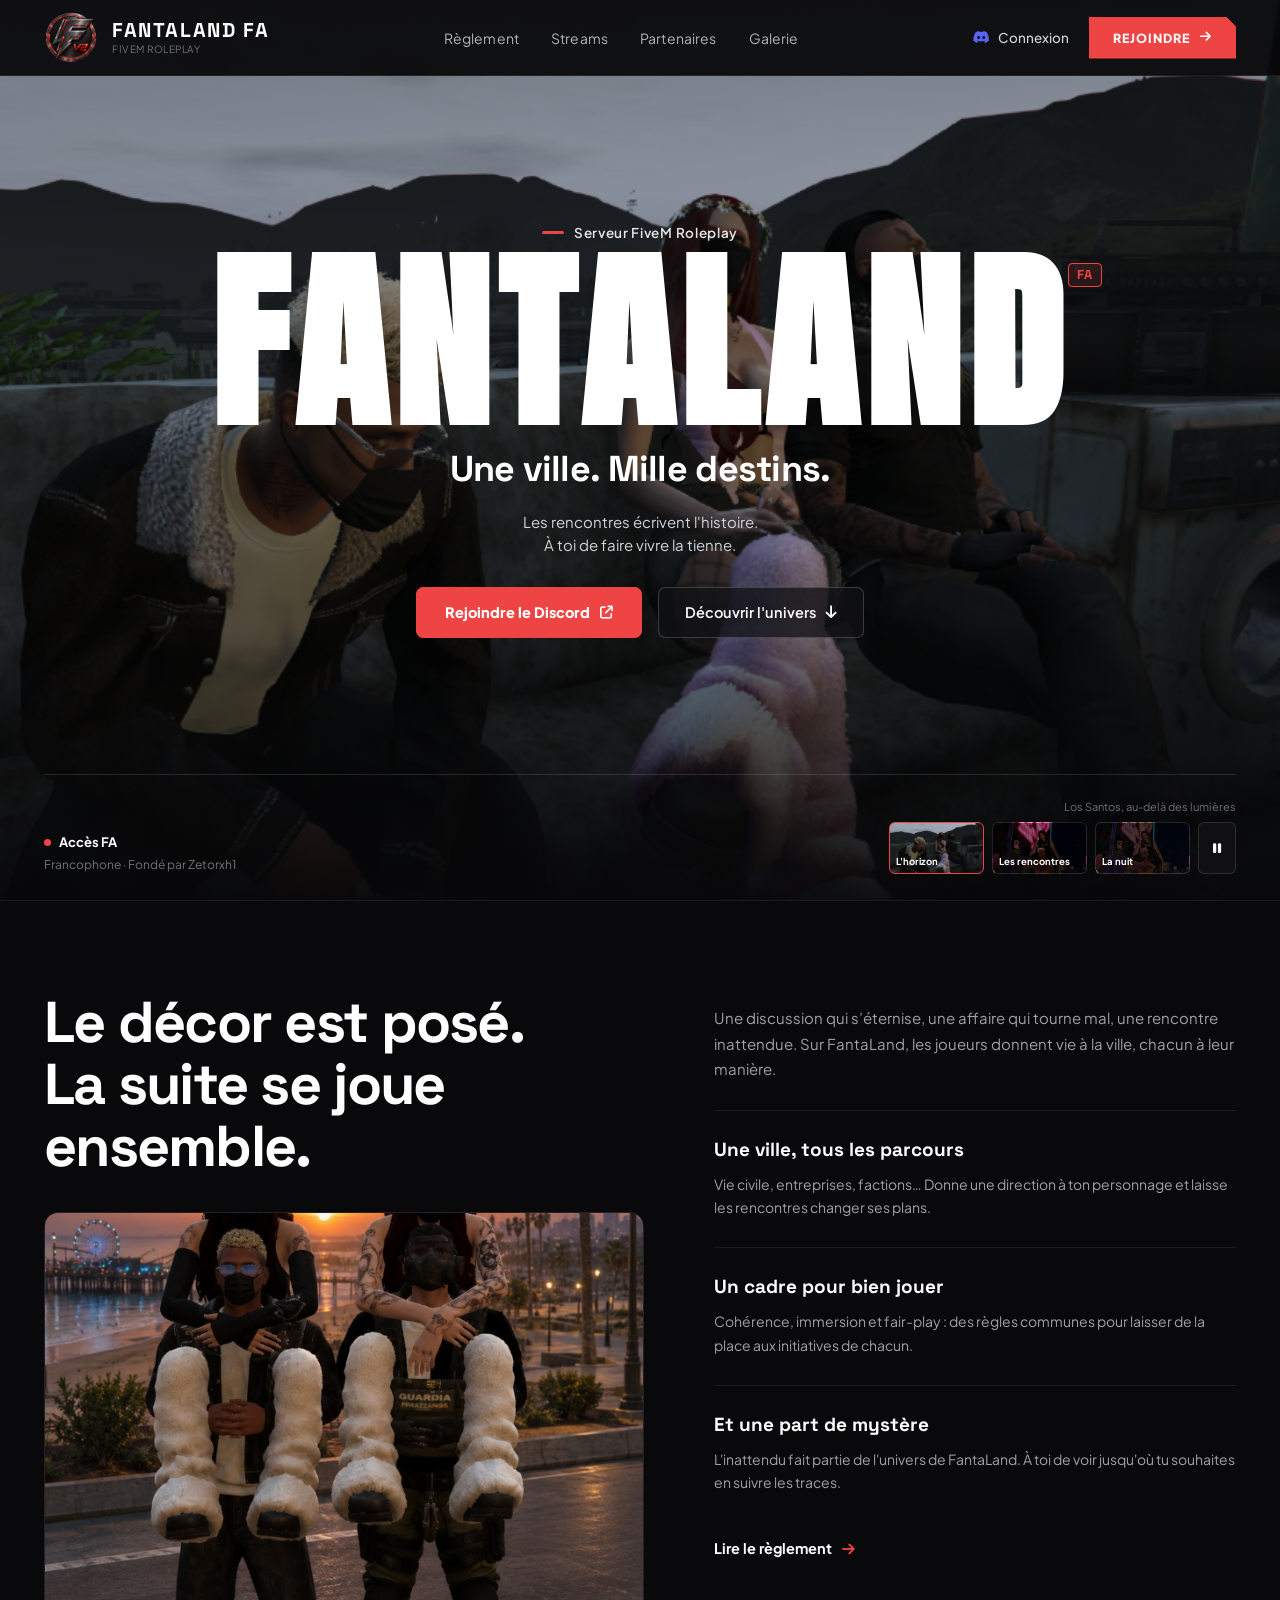
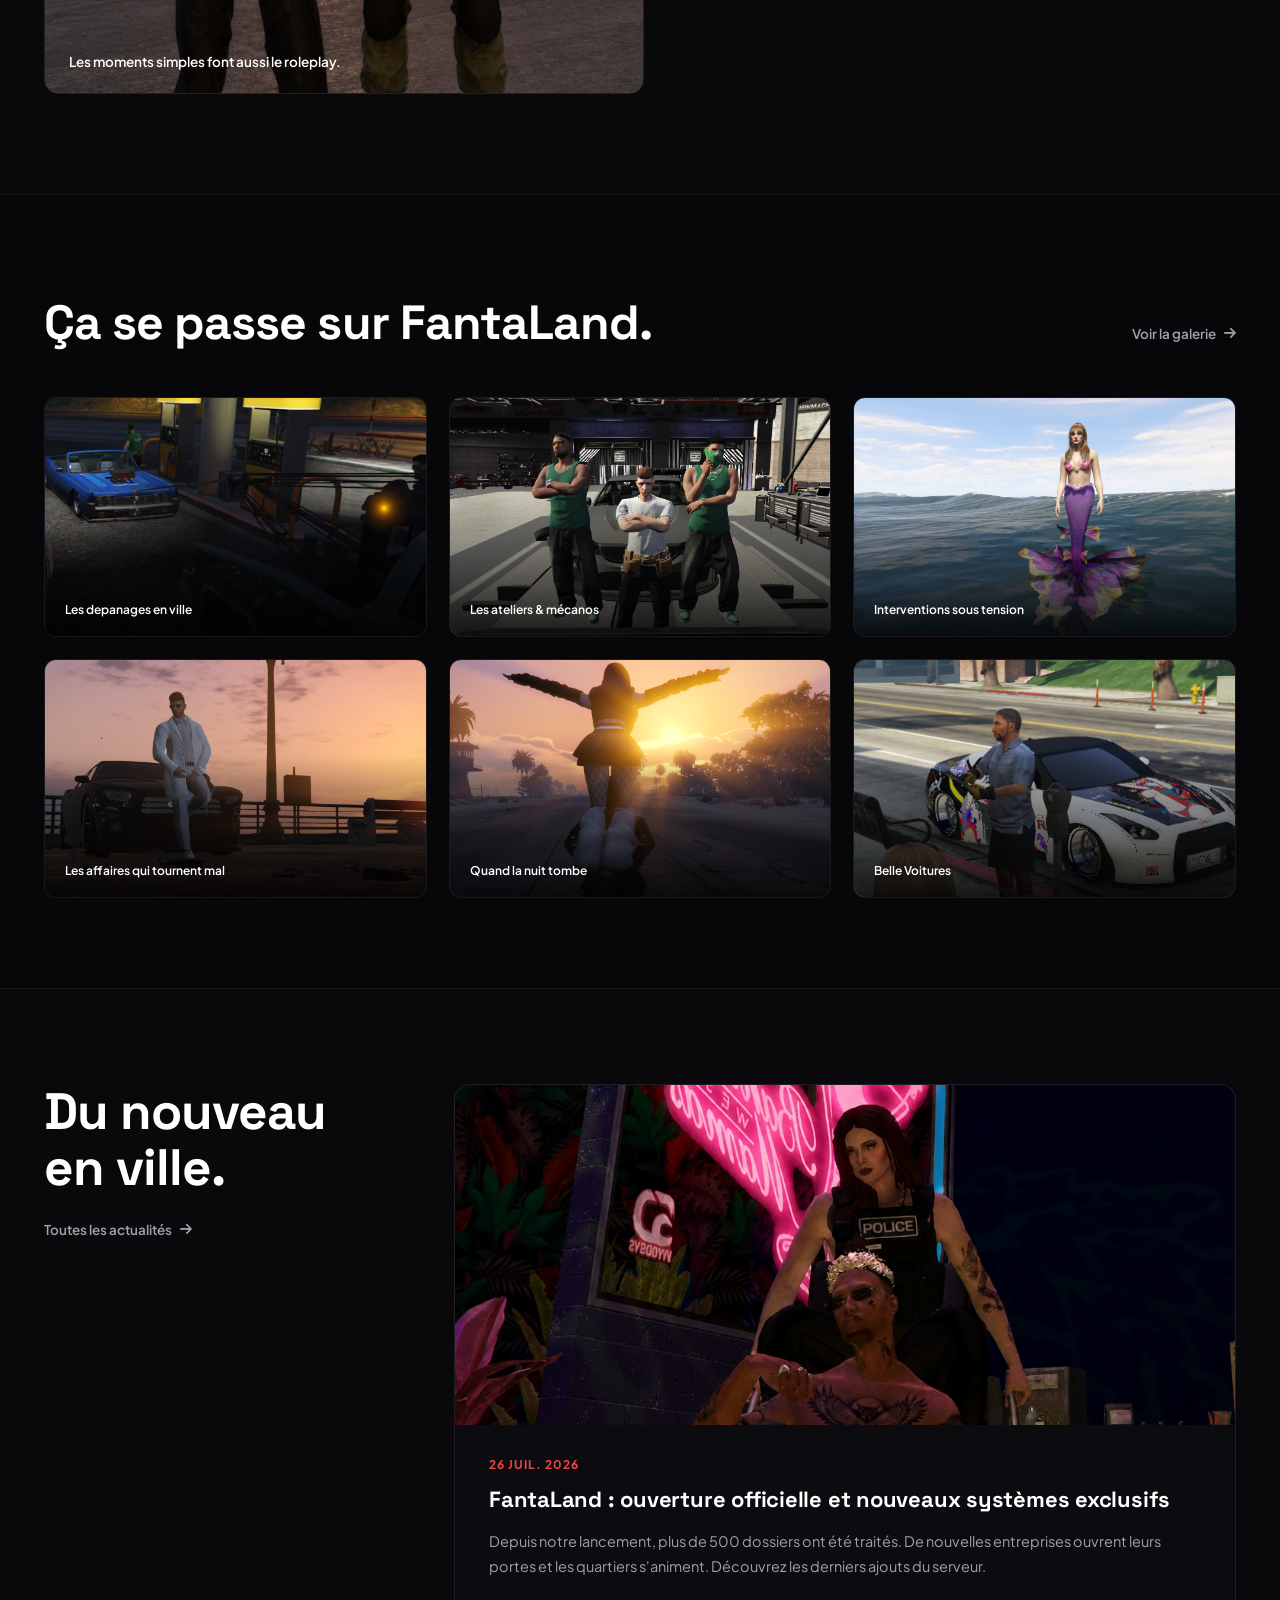
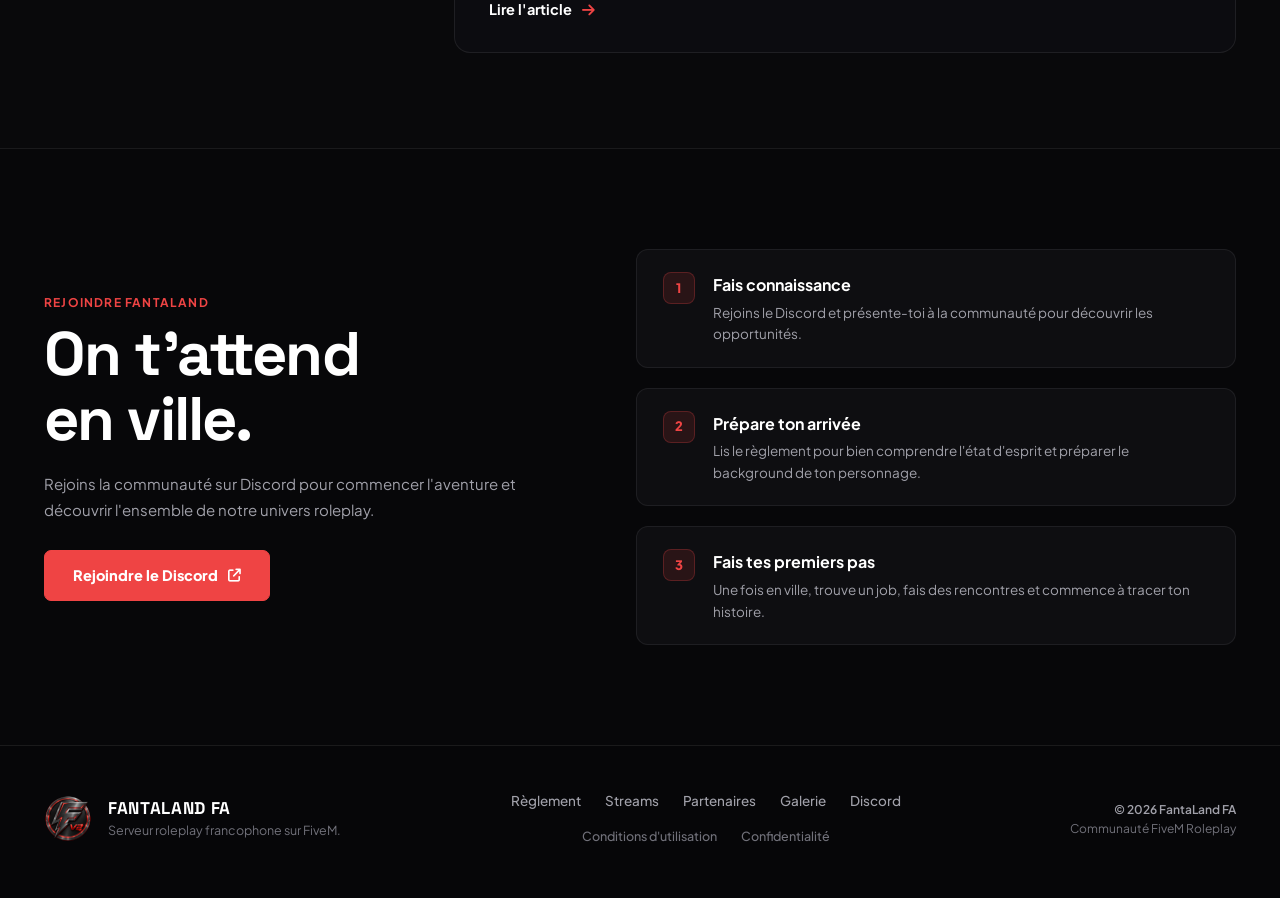
<file: index.html>
<!DOCTYPE html>
<html lang="fr" class="dark">

<head>
    <meta charset="utf-8">
    <meta name="viewport" content="width=device-width, initial-scale=1">
    <meta name="theme-color" content="#09090b">
    <meta name="description"
        content="FantaLand FA — Serveur FiveM Roleplay francophone immersif. Règlement officiel et portail communautaire.">
    <title>FantaLand FA — Serveur FiveM Roleplay</title>

    <!-- Polices Google Fonts (Impact / Display ultra bold & Sans moderne) -->
    <link rel="preconnect" href="https://fonts.googleapis.com">
    <link rel="preconnect" href="https://fonts.gstatic.com" crossorigin>
    <link
        href="https://fonts.googleapis.com/css2?family=Anton&family=Plus+Jakarta+Sans:ital,wght@0,300;0,400;0,500;0,600;0,700;0,800;1,600&family=Space+Grotesk:wght@600;700;800&display=swap"
        rel="stylesheet">
    <!-- FontAwesome 6 -->
    <link rel="stylesheet" href="https://cdnjs.cloudflare.com/ajax/libs/font-awesome/6.5.1/css/all.min.css">
    <link rel="stylesheet" href="discord-auth.css">

    <style>
        :root {
            --bg: #070709;
            --card-bg: rgba(16, 16, 20, 0.78);
            --card-border: rgba(255, 255, 255, 0.08);
            --card-border-hover: rgba(239, 68, 68, 0.4);
            --accent: #ef4444;
            --accent-glow: rgba(239, 68, 68, 0.35);
            --accent-hover: #dc2626;
            --text: #f4f4f5;
            --text-muted: #a1a1aa;
            --text-sub: #71717a;
            --font-display: 'Anton', 'Space Grotesk', Impact, sans-serif;
            --font-sans: 'Plus Jakarta Sans', -apple-system, BlinkMacSystemFont, sans-serif;
        }

        * {
            box-sizing: border-box;
            margin: 0;
            padding: 0;
            scroll-behavior: smooth;
        }

        body {
            background-color: var(--bg);
            color: var(--text);
            font-family: var(--font-sans);
            line-height: 1.6;
            overflow-x: hidden;
            min-height: 100vh;
        }

        /* Scrollbar */
        ::-webkit-scrollbar {
            width: 7px;
            height: 7px;
        }

        ::-webkit-scrollbar-track {
            background: #09090b;
        }

        ::-webkit-scrollbar-thumb {
            background: #27272a;
            border-radius: 4px;
        }

        ::-webkit-scrollbar-thumb:hover {
            background: #3f3f46;
        }

        /* TOP NAVBAR (EXACT PIXELAR FIXÉE) */
        .topbar {
            position: fixed;
            top: 0;
            left: 0;
            width: 100%;
            height: 76px;
            z-index: 1000;
            display: flex;
            align-items: center;
            justify-content: space-between;
            padding: 0 44px;
            background: rgba(7, 7, 9, 0.92);
            border-bottom: 1px solid rgba(255, 255, 255, 0.08);
            transition: background 0.3s ease, border-color 0.3s ease;
        }

        .brand {
            display: flex;
            align-items: center;
            gap: 14px;
            text-decoration: none;
            color: #fff;
        }

        .brand-logo-img {
            width: 54px;
            height: 54px;
            object-fit: contain;
            background: transparent;
            border: none;
            border-radius: 0;
            transition: transform 0.2s ease;
        }

        .brand:hover .brand-logo-img {
            transform: scale(1.06);
        }

        .brand-title-box {
            display: flex;
            flex-direction: column;
        }

        .brand-title {
            font-family: 'Space Grotesk', sans-serif;
            font-weight: 800;
            font-size: 20px;
            letter-spacing: 0.08em;
            display: flex;
            align-items: center;
            gap: 7px;
            line-height: 1.1;
        }

        .badge-semiwl {
            color: #ef4444;
            font-size: 11.5px;
            font-weight: 800;
            letter-spacing: 0.06em;
        }

        .brand-subtitle {
            font-size: 10px;
            color: var(--text-sub);
            text-transform: uppercase;
            letter-spacing: 0.05em;
        }

        /* Navigation centrale */
        .nav-links {
            display: flex;
            align-items: center;
            gap: 32px;
            list-style: none;
        }

        .nav-link {
            color: #b4b4bb;
            text-decoration: none;
            font-size: 14px;
            font-weight: 400;
            letter-spacing: 0.01em;
            transition: color 0.18s ease;
        }

        .nav-link:hover,
        .nav-link.active {
            color: #ffffff;
        }

        .header-right {
            display: flex;
            align-items: center;
            gap: 20px;
        }

        .link-connexion {
            display: flex;
            align-items: center;
            gap: 8px;
            color: #d4d4d8;
            text-decoration: none;
            font-size: 13.5px;
            font-weight: 500;
            transition: color 0.2s;
            cursor: pointer;
        }

        .link-connexion:hover {
            color: #fff;
        }

        /* BOUTON REJOINDRE BISEAUTÉ PIXELAR */
        .btn-rejoindre-cut {
            display: inline-flex;
            align-items: center;
            gap: 10px;
            background: var(--accent);
            color: #ffffff;
            font-weight: 800;
            font-size: 12.5px;
            letter-spacing: 0.08em;
            text-transform: uppercase;
            padding: 11px 24px;
            text-decoration: none;
            border: none;
            cursor: pointer;
            clip-path: polygon(0 0, calc(100% - 10px) 0, 100% 10px, 100% 100%, 0 100%);
            transition: all 0.2s ease;
        }

        .btn-rejoindre-cut:hover {
            background: var(--accent-hover);
            transform: translateY(-1px);
        }

        /* HERO FULLSCREEN (EXACTE MISE EN PAGE PIXELAR) */
        .hero-section {
            position: relative;
            width: 100%;
            height: 100vh;
            min-height: 700px;
            display: flex;
            flex-direction: column;
            justify-content: center;
            align-items: center;
            text-align: center;
            overflow: hidden;
            padding: 0 20px;
            box-sizing: border-box;
        }

        /* Slideshow backgrounds */
        .hero-bg-container {
            position: absolute;
            top: 0;
            left: 0;
            width: 100%;
            height: 100%;
            z-index: 1;
        }

        .hero-slide {
            position: absolute;
            top: 0;
            left: 0;
            width: 100%;
            height: 100%;
            background-size: cover;
            background-position: center;
            opacity: 0;
            transition: opacity 1s cubic-bezier(0.4, 0, 0.2, 1);
            transform: scale(1.02);
        }

        .hero-slide.active {
            opacity: 1;
        }

        /* Vignette sombre & overlay cinéma subtil Pixelar */
        .hero-overlay {
            position: absolute;
            top: 0;
            left: 0;
            width: 100%;
            height: 100%;
            z-index: 2;
            background: linear-gradient(180deg, rgba(0, 0, 0, 0.4) 0%, rgba(0, 0, 0, 0.15) 35%, rgba(0, 0, 0, 0.3) 70%, rgba(7, 7, 9, 0.95) 100%);
            pointer-events: none;
        }

        .hero-content {
            position: relative;
            z-index: 10;
            max-width: 1200px;
            margin: 0 auto;
            margin-top: -20px;
            display: flex;
            flex-direction: column;
            align-items: center;
            text-align: center;
        }

        /* Mini barre rouge + label serveur FiveM CENTRÉ */
        .server-label {
            display: inline-flex;
            align-items: center;
            justify-content: center;
            gap: 10px;
            color: #e4e4e7;
            font-size: 13.5px;
            font-weight: 600;
            letter-spacing: 0.05em;
            margin-bottom: 16px;
        }

        .server-label-bar {
            width: 22px;
            height: 3px;
            background: var(--accent);
            border-radius: 2px;
        }

        /* TITRE GÉANT FANTALAND */
        .giant-title-wrapper {
            position: relative;
            display: inline-block;
            margin: 0 auto 12px;
        }

        .giant-title {
            font-family: var(--font-display);
            font-size: clamp(80px, 15vw, 215px);
            letter-spacing: 0.04em;
            line-height: 0.88;
            color: #ffffff;
            text-transform: uppercase;
            user-select: none;
            display: block;
        }

        .badge-tag-floating {
            position: absolute;
            top: 2%;
            right: -32px;
            border: 1px solid var(--accent);
            color: var(--accent);
            background: rgba(239, 68, 68, 0.12);
            font-family: 'Space Grotesk', sans-serif;
            font-size: 13px;
            font-weight: 800;
            padding: 3px 8px;
            border-radius: 4px;
            letter-spacing: 0.08em;
            line-height: 1.2;
        }

        /* Slogan Pixelar style */
        .hero-tagline {
            font-family: 'Space Grotesk', sans-serif;
            font-size: clamp(22px, 3.2vw, 36px);
            font-weight: 800;
            color: #ffffff;
            margin-bottom: 12px;
            letter-spacing: -0.02em;
        }

        .hero-subtagline {
            color: #d4d4d8;
            font-size: 15px;
            font-weight: 400;
            max-width: 620px;
            margin: 0 auto 30px;
            line-height: 1.55;
        }

        /* BOUTONS CENTRAUX PIXELAR */
        .hero-cta-buttons {
            display: flex;
            align-items: center;
            justify-content: center;
            gap: 16px;
            margin-bottom: 20px;
        }

        .btn-cta-discord {
            display: inline-flex;
            align-items: center;
            gap: 10px;
            background: var(--accent);
            color: #ffffff;
            font-weight: 800;
            font-size: 14.5px;
            padding: 13px 28px;
            border-radius: 7px;
            text-decoration: none;
            border: 1px solid var(--accent);
            transition: all 0.2s ease;
        }

        .btn-cta-discord:hover {
            background: var(--accent-hover);
            transform: translateY(-2px);
        }

        .btn-cta-discord i {
            font-size: 13px;
        }

        .btn-cta-decouvrir {
            display: inline-flex;
            align-items: center;
            gap: 10px;
            background: rgba(18, 18, 22, 0.75);
            border: 1px solid rgba(255, 255, 255, 0.18);
            color: #ffffff;
            font-weight: 600;
            font-size: 14.5px;
            padding: 13px 26px;
            border-radius: 7px;
            text-decoration: none;
            transition: all 0.2s ease;
        }

        .btn-cta-decouvrir:hover {
            background: rgba(255, 255, 255, 0.1);
            border-color: rgba(255, 255, 255, 0.35);
            transform: translateY(-2px);
        }

        /* BARRE INFÉRIEURE DU HERO (PIXELAR) */
        .hero-bottom-bar {
            position: absolute;
            bottom: 26px;
            left: 0;
            width: 100%;
            padding: 24px 44px 0;
            z-index: 20;
            display: flex;
            align-items: flex-end;
            justify-content: space-between;
            gap: 20px;
        }

        /* Ligne de scission horizontale fine Pixelar */
        .hero-bottom-bar::before {
            content: "";
            position: absolute;
            top: 0;
            left: 44px;
            right: 44px;
            height: 1px;
            background: rgba(255, 255, 255, 0.12);
        }

        .bottom-info-left {
            text-align: left;
        }

        .bottom-status-line {
            display: flex;
            align-items: center;
            gap: 8px;
            font-size: 13px;
            font-weight: 700;
            color: #ffffff;
            margin-bottom: 2px;
        }

        .status-dot {
            width: 7px;
            height: 7px;
            border-radius: 50%;
            background: var(--accent);
        }

        .bottom-author-line {
            font-size: 12px;
            color: var(--text-sub);
        }

        /* MINI-CAROUSEL PIXELAR EN BAS À DROITE */
        .bottom-carousel-right {
            display: flex;
            align-items: center;
            gap: 12px;
        }

        .carousel-label-small {
            font-size: 11px;
            color: var(--text-sub);
            text-align: right;
            display: block;
            margin-bottom: 6px;
        }

        .thumbnails-group {
            display: flex;
            align-items: center;
            gap: 8px;
        }

        .thumb-card {
            width: 95px;
            height: 52px;
            border-radius: 6px;
            overflow: hidden;
            border: 1px solid rgba(255, 255, 255, 0.12);
            cursor: pointer;
            position: relative;
            transition: all 0.2s ease;
            background-size: cover;
            background-position: center;
        }

        .thumb-card::after {
            content: "";
            position: absolute;
            inset: 0;
            background: rgba(0, 0, 0, 0.45);
            transition: background 0.2s;
        }

        .thumb-card.active {
            border-color: var(--accent);
        }

        .thumb-card.active::after,
        .thumb-card:hover::after {
            background: rgba(0, 0, 0, 0.15);
        }

        .thumb-title {
            position: absolute;
            bottom: 4px;
            left: 6px;
            z-index: 2;
            font-size: 9.5px;
            font-weight: 700;
            color: #fff;
        }

        .thumb-play-btn {
            width: 38px;
            height: 52px;
            border-radius: 6px;
            background: rgba(18, 18, 22, 0.85);
            border: 1px solid rgba(255, 255, 255, 0.12);
            color: #fff;
            display: flex;
            align-items: center;
            justify-content: center;
            cursor: pointer;
            font-size: 13px;
            transition: all 0.2s;
        }

        .thumb-play-btn:hover {
            border-color: var(--accent);
            color: var(--accent);
        }

        /* SECTION UNIVERS (PIXELAR #univers EXACT) */
        .univers-section {
            position: relative;
            z-index: 10;
            background: #09090b;
            border-top: 1px solid rgba(255, 255, 255, 0.08);
            padding: 90px 44px 100px;
        }

        .univers-container {
            max-width: 1380px;
            margin: 0 auto;
            display: grid;
            grid-template-columns: minmax(0, 1.15fr) minmax(0, 1fr);
            gap: 70px;
            align-items: start;
        }

        .univers-main-title {
            font-family: 'Space Grotesk', sans-serif;
            font-size: clamp(38px, 4.5vw, 62px);
            font-weight: 800;
            line-height: 1.08;
            letter-spacing: -0.03em;
            color: #ffffff;
            margin-bottom: 34px;
        }

        .univers-photo-card {
            position: relative;
            border-radius: 14px;
            overflow: hidden;
            border: 1px solid rgba(255, 255, 255, 0.1);
        }

        .univers-photo-img {
            width: 100%;
            height: 480px;
            object-fit: cover;
            display: block;
        }

        .univers-photo-caption {
            position: absolute;
            bottom: 20px;
            left: 24px;
            font-size: 13.5px;
            font-weight: 600;
            color: #ffffff;
        }

        .univers-right-col {
            display: flex;
            flex-direction: column;
            gap: 28px;
            padding-top: 14px;
        }

        .univers-intro-p {
            color: #a1a1aa;
            font-size: 15px;
            line-height: 1.7;
        }

        .univers-item-block {
            border-top: 1px solid rgba(255, 255, 255, 0.08);
            padding-top: 24px;
        }

        .univers-item-title {
            font-family: 'Space Grotesk', sans-serif;
            font-size: 19px;
            font-weight: 800;
            color: #ffffff;
            margin-bottom: 8px;
        }

        .univers-item-desc {
            color: #a1a1aa;
            font-size: 14px;
            line-height: 1.65;
        }

        .univers-reglement-link {
            display: inline-flex;
            align-items: center;
            gap: 10px;
            margin-top: 15px;
            color: #ffffff;
            font-weight: 700;
            font-size: 14.5px;
            text-decoration: none;
            transition: all 0.2s;
        }

        .univers-reglement-link i {
            color: var(--accent);
            transition: transform 0.2s;
        }

        .univers-reglement-link:hover {
            color: var(--accent);
        }

        /* SECTION 2 : ÇA SE PASSE SUR FANTALAND */
        .section-galerie {
            position: relative;
            z-index: 10;
            background: #070709;
            border-top: 1px solid rgba(255, 255, 255, 0.08);
            padding: 90px 44px;
        }

        .section-galerie-header {
            max-width: 1380px;
            margin: 0 auto 36px;
            display: flex;
            align-items: baseline;
            justify-content: space-between;
        }

        .section-galerie-title {
            font-family: 'Space Grotesk', sans-serif;
            font-size: clamp(32px, 3.8vw, 48px);
            font-weight: 800;
            color: #ffffff;
            letter-spacing: -0.02em;
        }

        .section-galerie-link {
            color: #a1a1aa;
            font-size: 13.5px;
            font-weight: 600;
            text-decoration: none;
            display: inline-flex;
            align-items: center;
            gap: 8px;
            transition: color 0.2s;
        }

        .section-galerie-link:hover {
            color: var(--accent);
        }

        .galerie-cards-grid {
            max-width: 1380px;
            margin: 0 auto;
            display: grid;
            grid-template-columns: repeat(3, minmax(0, 1fr));
            gap: 22px;
        }

        .galerie-card-item {
            position: relative;
            border-radius: 12px;
            overflow: hidden;
            border: 1px solid rgba(255, 255, 255, 0.08);
            aspect-ratio: 16 / 10;
            cursor: pointer;
            transition: transform 0.2s, border-color 0.2s;
        }

        .galerie-card-item:hover {
            transform: translateY(-3px);
            border-color: rgba(239, 68, 68, 0.4);
        }

        .galerie-card-img {
            width: 100%;
            height: 100%;
            object-fit: cover;
            display: block;
        }

        .galerie-card-overlay {
            position: absolute;
            inset: 0;
            background: linear-gradient(180deg, transparent 40%, rgba(0, 0, 0, 0.85) 100%);
            display: flex;
            align-items: flex-end;
            padding: 16px 20px;
        }

        .galerie-card-label {
            font-size: 12px;
            font-weight: 600;
            color: #ffffff;
        }

        /* SECTION 3 : DU NOUVEAU EN VILLE () */
        .section-news {
            position: relative;
            z-index: 10;
            background: #09090b;
            border-top: 1px solid rgba(255, 255, 255, 0.08);
            padding: 95px 44px;
        }

        .news-container {
            max-width: 1380px;
            margin: 0 auto;
            display: grid;
            grid-template-columns: 340px minmax(0, 1fr);
            gap: 70px;
            align-items: start;
        }

        .news-left-title {
            font-family: 'Space Grotesk', sans-serif;
            font-size: clamp(34px, 4vw, 52px);
            font-weight: 800;
            line-height: 1.1;
            letter-spacing: -0.02em;
            color: #ffffff;
            margin-bottom: 20px;
        }

        .news-article-card {
            background: rgba(16, 16, 20, 0.6);
            border: 1px solid rgba(255, 255, 255, 0.08);
            border-radius: 16px;
            overflow: hidden;
            transition: border-color 0.2s;
        }

        .news-article-card:hover {
            border-color: rgba(239, 68, 68, 0.35);
        }

        .news-img {
            width: 100%;
            height: 340px;
            object-fit: cover;
            display: block;
        }

        .news-article-body {
            padding: 30px 34px;
        }

        .news-meta-date {
            color: var(--accent);
            font-size: 12px;
            font-weight: 700;
            text-transform: uppercase;
            letter-spacing: 0.08em;
            margin-bottom: 8px;
        }

        .news-article-title {
            font-family: 'Space Grotesk', sans-serif;
            font-size: 22px;
            font-weight: 800;
            color: #ffffff;
            margin-bottom: 12px;
            letter-spacing: -0.01em;
        }

        .news-article-text {
            color: #a1a1aa;
            font-size: 14.5px;
            line-height: 1.7;
            margin-bottom: 18px;
        }

        /* SECTION 4 : ON T'ATTEND EN VILLE (CALL TO ACTION PIXELAR) */
        .section-cta-join {
            position: relative;
            z-index: 10;
            background: #070709;
            border-top: 1px solid rgba(255, 255, 255, 0.08);
            padding: 100px 44px;
        }

        .cta-join-container {
            max-width: 1380px;
            margin: 0 auto;
            display: grid;
            grid-template-columns: minmax(0, 1fr) minmax(0, 1.15fr);
            gap: 70px;
            align-items: center;
        }

        .cta-join-subtitle {
            color: var(--accent);
            font-size: 12px;
            font-weight: 700;
            text-transform: uppercase;
            letter-spacing: 0.1em;
            margin-bottom: 10px;
        }

        .cta-join-title {
            font-family: 'Space Grotesk', sans-serif;
            font-size: clamp(38px, 4.8vw, 64px);
            font-weight: 800;
            line-height: 1.05;
            color: #ffffff;
            letter-spacing: -0.03em;
            margin-bottom: 20px;
        }

        .cta-join-desc {
            color: #a1a1aa;
            font-size: 15px;
            line-height: 1.7;
            max-width: 500px;
            margin-bottom: 28px;
        }

        .cta-join-steps {
            display: flex;
            flex-direction: column;
            gap: 20px;
        }

        .cta-step-card {
            background: rgba(18, 18, 22, 0.7);
            border: 1px solid rgba(255, 255, 255, 0.07);
            border-radius: 12px;
            padding: 22px 26px;
            display: flex;
            gap: 18px;
            align-items: flex-start;
        }

        .cta-step-num {
            width: 32px;
            height: 32px;
            border-radius: 8px;
            background: rgba(239, 68, 68, 0.12);
            border: 1px solid rgba(239, 68, 68, 0.25);
            color: var(--accent);
            font-weight: 800;
            font-size: 13px;
            display: flex;
            align-items: center;
            justify-content: center;
            flex-shrink: 0;
        }

        .cta-step-title {
            font-size: 16px;
            font-weight: 700;
            color: #ffffff;
            margin-bottom: 4px;
        }

        .cta-step-text {
            color: #a1a1aa;
            font-size: 13.5px;
            line-height: 1.6;
        }

        /* SECTION RÈGLEMENT DÉTAILLÉ (SOUS LE HERO) */
        .content-section {
            position: relative;
            z-index: 10;
            background: #09090b;
            border-top: 1px solid rgba(255, 255, 255, 0.08);
            padding: 70px 24px 100px;
        }

        .reglement-header {
            text-align: center;
            max-width: 800px;
            margin: 0 auto 45px;
        }

        .reglement-badge {
            display: inline-flex;
            align-items: center;
            gap: 8px;
            padding: 6px 14px;
            border-radius: 20px;
            background: rgba(239, 68, 68, 0.1);
            border: 1px solid rgba(239, 68, 68, 0.3);
            color: var(--accent);
            font-size: 11.5px;
            font-weight: 700;
            text-transform: uppercase;
            letter-spacing: 0.08em;
            margin-bottom: 14px;
        }

        .reglement-title {
            font-family: 'Space Grotesk', sans-serif;
            font-size: clamp(32px, 4vw, 48px);
            font-weight: 800;
            color: #fff;
            letter-spacing: -0.02em;
            margin-bottom: 12px;
        }

        .reglement-desc {
            color: var(--text-muted);
            font-size: 16px;
        }

        /* BARRE DE RECHERCHE */
        .search-container {
            max-width: 720px;
            margin: 30px auto 0;
            position: relative;
        }

        .search-box {
            width: 100%;
            display: flex;
            align-items: center;
            background: rgba(18, 18, 22, 0.85);
            border: 1px solid rgba(255, 255, 255, 0.12);
            border-radius: 12px;
            padding: 6px 6px 6px 20px;
            transition: all 0.2s ease;
        }

        .search-box:focus-within {
            border-color: var(--accent);
        }

        .search-input {
            flex: 1;
            background: transparent;
            border: none;
            color: #fff;
            font-size: 14.5px;
            font-family: inherit;
            outline: none;
            padding-left: 10px;
        }

        .search-input::placeholder {
            color: var(--text-sub);
        }

        .search-submit-btn {
            background: var(--accent);
            color: #fff;
            font-weight: 700;
            font-size: 13.5px;
            padding: 10px 20px;
            border: none;
            border-radius: 8px;
            cursor: pointer;
            transition: background 0.2s;
        }

        .search-submit-btn:hover {
            background: var(--accent-hover);
        }

        /* LAYOUT DOCS 2 COLONNES */
        .docs-layout {
            max-width: 1380px;
            margin: 50px auto 0;
            display: grid;
            grid-template-columns: 290px minmax(0, 1fr);
            gap: 32px;
            align-items: start;
        }

        /* SIDEBAR */
        .sidebar {
            position: sticky;
            top: 30px;
            max-height: calc(100vh - 60px);
            overflow-y: auto;
            padding-right: 6px;
        }

        .sidebar-title {
            font-size: 11px;
            font-weight: 700;
            text-transform: uppercase;
            letter-spacing: 0.12em;
            color: var(--text-sub);
            margin-bottom: 12px;
            display: flex;
            align-items: center;
            gap: 8px;
        }

        .sidebar-nav {
            display: flex;
            flex-direction: column;
            gap: 4px;
            margin-bottom: 24px;
        }

        .sidebar-link {
            display: flex;
            align-items: center;
            gap: 12px;
            padding: 10px 14px;
            border-radius: 9px;
            color: var(--text-muted);
            font-size: 13.5px;
            font-weight: 600;
            text-decoration: none;
            transition: all 0.18s ease;
            border: 1px solid transparent;
        }

        .sidebar-link i {
            font-size: 14px;
            width: 18px;
            text-align: center;
            color: var(--text-sub);
            transition: color 0.18s;
        }

        .sidebar-link:hover {
            background: rgba(255, 255, 255, 0.035);
            color: #fff;
        }

        .sidebar-link:hover i {
            color: var(--accent);
        }

        .sidebar-link.active {
            background: rgba(239, 68, 68, 0.12);
            color: #ffffff;
            border-color: rgba(239, 68, 68, 0.3);
        }

        .sidebar-link.active i {
            color: var(--accent);
        }

        /* MAIN RULES CARDS */
        .rules-container {
            min-width: 0;
        }

        .key-info-box {
            background: linear-gradient(145deg, rgba(24, 24, 27, 0.8) 0%, rgba(18, 18, 22, 0.95) 100%);
            border: 1px solid rgba(255, 255, 255, 0.08);
            border-radius: 16px;
            padding: 26px 30px;
            margin-bottom: 28px;
            position: relative;
            overflow: hidden;
        }

        .key-info-box::before {
            content: "";
            position: absolute;
            top: 0;
            left: 0;
            width: 100%;
            height: 2px;
            background: linear-gradient(90deg, var(--accent) 0%, rgba(239, 68, 68, 0.1) 100%);
        }

        .key-info-header {
            display: flex;
            align-items: center;
            gap: 12px;
            margin-bottom: 12px;
        }

        .key-info-icon {
            width: 36px;
            height: 36px;
            border-radius: 8px;
            background: rgba(239, 68, 68, 0.15);
            color: var(--accent);
            display: flex;
            align-items: center;
            justify-content: center;
            font-size: 16px;
        }

        .key-info-title {
            font-size: 16px;
            font-weight: 700;
            color: #fff;
        }

        .key-info-text {
            color: var(--text-muted);
            font-size: 14px;
            margin-bottom: 18px;
            line-height: 1.6;
        }

        .sanctions-grid {
            display: grid;
            grid-template-columns: repeat(auto-fit, minmax(200px, 1fr));
            gap: 12px;
        }

        .sanction-pill {
            display: flex;
            align-items: center;
            gap: 10px;
            background: rgba(255, 255, 255, 0.03);
            border: 1px solid rgba(255, 255, 255, 0.06);
            padding: 10px 14px;
            border-radius: 8px;
            font-size: 13px;
            font-weight: 600;
        }

        .sanction-num {
            width: 22px;
            height: 22px;
            border-radius: 6px;
            background: rgba(239, 68, 68, 0.18);
            color: var(--accent);
            font-size: 11px;
            font-weight: 800;
            display: flex;
            align-items: center;
            justify-content: center;
        }

        .rule-card {
            background: var(--card-bg);
            border: 1px solid var(--card-border);
            border-radius: 16px;
            padding: 32px 36px;
            margin-bottom: 24px;
            scroll-margin-top: 100px;
            transition: border-color 0.2s, ;
        }

        .rule-card:hover {
            border-color: rgba(255, 255, 255, 0.14);
        }

        .card-header-wrapper {
            display: flex;
            align-items: center;
            justify-content: space-between;
            border-bottom: 1px solid rgba(255, 255, 255, 0.07);
            padding-bottom: 18px;
            margin-bottom: 22px;
        }

        .card-title-group {
            display: flex;
            align-items: center;
            gap: 14px;
        }

        .card-icon-box {
            width: 44px;
            height: 44px;
            border-radius: 10px;
            background: rgba(239, 68, 68, 0.12);
            border: 1px solid rgba(239, 68, 68, 0.25);
            color: var(--accent);
            display: flex;
            align-items: center;
            justify-content: center;
            font-size: 20px;
            flex-shrink: 0;
        }

        .card-title-text {
            display: flex;
            flex-direction: column;
        }

        .card-kicker {
            font-size: 10.5px;
            font-weight: 700;
            color: var(--accent);
            letter-spacing: 0.14em;
            text-transform: uppercase;
            margin-bottom: 2px;
        }

        .rule-card h2 {
            font-family: 'Space Grotesk', sans-serif;
            font-size: 24px;
            font-weight: 800;
            color: #fff;
            letter-spacing: -0.02em;
        }

        .rule-card h3 {
            font-size: 14px;
            font-weight: 700;
            text-transform: uppercase;
            letter-spacing: 0.06em;
            color: #e4e4e7;
            margin: 24px 0 10px;
            display: flex;
            align-items: center;
            gap: 9px;
        }

        .rule-card h3::before {
            content: "";
            width: 4px;
            height: 14px;
            border-radius: 2px;
            background: var(--accent);
            display: inline-block;
        }

        .rule-card p {
            color: #d4d4d8;
            font-size: 14.5px;
            line-height: 1.7;
            margin-bottom: 12px;
        }

        .rule-card ul {
            margin: 10px 0 16px 20px;
            color: #d4d4d8;
            font-size: 14.5px;
        }

        .rule-card li {
            margin-bottom: 7px;
            line-height: 1.6;
        }

        .rule-card li::marker {
            color: var(--accent);
        }

        .callout {
            border-radius: 12px;
            padding: 16px 20px;
            margin: 16px 0;
            display: flex;
            gap: 14px;
            align-items: flex-start;
            font-size: 13.5px;
            line-height: 1.6;
        }

        .callout-icon {
            font-size: 18px;
            margin-top: 1px;
            flex-shrink: 0;
        }

        .callout-warning {
            background: rgba(239, 68, 68, 0.08);
            border: 1px solid rgba(239, 68, 68, 0.25);
            color: #fca5a5;
        }

        .callout-warning .callout-icon {
            color: #ef4444;
        }

        .callout-warning strong {
            color: #fee2e2;
        }

        .rule-pill-badge {
            display: inline-block;
            background: rgba(255, 255, 255, 0.05);
            border-left: 3px solid var(--accent);
            padding: 10px 14px;
            border-radius: 0 8px 8px 0;
            font-size: 14px;
            color: #e4e4e7;
            margin: 8px 0;
            font-weight: 500;
        }

        .empty-search-state {
            display: none;
            background: var(--card-bg);
            border: 1px dashed rgba(255, 255, 255, 0.15);
            border-radius: 16px;
            padding: 50px 30px;
            text-align: center;
            color: var(--text-muted);
        }

        /* FOOTER PIXELAR EXACT */
        .footer {
            background: #060608;
            border-top: 1px solid rgba(255, 255, 255, 0.08);
            padding: 44px 44px 50px;
            position: relative;
            z-index: 10;
        }

        .footer-container {
            max-width: 1380px;
            margin: 0 auto;
            display: grid;
            grid-template-columns: auto 1fr auto;
            align-items: center;
            gap: 40px;
        }

        .footer-left {
            display: flex;
            align-items: center;
            gap: 16px;
        }

        .footer-logo-img {
            width: 48px;
            height: 48px;
            object-fit: contain;
        }

        .footer-brand-title {
            font-family: 'Space Grotesk', sans-serif;
            font-size: 17px;
            font-weight: 800;
            color: #ffffff;
            letter-spacing: 0.04em;
            display: flex;
            align-items: center;
            gap: 6px;
            line-height: 1.2;
        }

        .footer-brand-sub {
            font-size: 12.5px;
            color: #71717a;
            margin-top: 2px;
        }

        .footer-center {
            display: flex;
            flex-direction: column;
            align-items: center;
            justify-content: center;
            gap: 12px;
        }

        .footer-nav-row {
            display: flex;
            align-items: center;
            justify-content: center;
            gap: 24px;
            flex-wrap: wrap;
        }

        .footer-link {
            color: #a1a1aa;
            text-decoration: none;
            font-size: 13.5px;
            font-weight: 500;
            transition: color 0.18s ease, text-decoration-color 0.18s ease;
            position: relative;
            padding-bottom: 2px;
        }

        .footer-link:hover {
            color: #ffffff;
            text-decoration: underline;
            text-decoration-color: #ef4444;
            text-decoration-thickness: 2px;
            text-underline-offset: 5px;
        }

        .footer-link-sub {
            color: #71717a;
            font-size: 12.5px;
        }

        .footer-link-sub:hover {
            color: #ffffff;
            text-decoration: underline;
            text-decoration-color: #ef4444;
            text-decoration-thickness: 2px;
            text-underline-offset: 5px;
        }

        .footer-right {
            text-align: right;
            font-size: 12px;
            color: #71717a;
            line-height: 1.6;
        }

        .footer-copyright {
            color: #a1a1aa;
            font-weight: 600;
        }

        .footer-credit {
            color: #71717a;
        }

        /* RESPONSIVE BREAKPOINTS */
        @media (max-width: 1024px) {
            .topbar {
                padding: 0 20px;
            }

            .nav-links {
                display: none;
            }

            .footer-container {
                grid-template-columns: 1fr;
                text-align: center;
                gap: 24px;
            }

            .footer-left {
                justify-content: center;
            }

            .footer-right {
                text-align: center;
            }

            .bottom-carousel-right {
                display: none;
            }
        }

        @media (max-width: 640px) {
            .topbar {
                height: 65px;
                padding: 0 16px;
            }

            .giant-title {
                font-size: 72px;
            }

            .badge-tag-floating {
                right: 0;
                top: -15px;
            }

            .hero-tagline {
                font-size: 22px;
            }

            .hero-cta-buttons {
                flex-direction: column;
                width: 100%;
                max-width: 300px;
            }

            .btn-cta-discord,
            .btn-cta-decouvrir {
                width: 100%;
                justify-content: center;
            }

            .hero-bottom-bar {
                padding: 0 16px;
                bottom: 16px;
            }

            .link-connexion {
                display: none;
            }

            .btn-rejoindre-cut {
                padding: 8px 16px;
                font-size: 11px;
            }

            .rule-card {
                padding: 22px 18px;
            }
        }
    </style>
</head>

<body>

    <!-- TOPBAR EXACTE PIXELAR -->
    <header class="topbar">
        <a href="#" class="brand">
            <img src="FantaLandFA.png" alt="Logo FantaLand" class="brand-logo-img">
            <div class="brand-title-box">
                <div class="brand-title">FANTALAND FA</div>
                <span class="brand-subtitle">FiveM Roleplay</span>
            </div>
        </a>

        <!-- Menu horizontal central Pixelar (Exact) -->
        <ul class="nav-links">
            <li><a href="reglement.html" class="nav-link">Règlement</a></li>
            <li><a href="streams.html" class="nav-link">Streams</a></li>
            <li><a href="partenaires.html" class="nav-link">Partenaires</a></li>
            <li><a href="galerie.html" class="nav-link">Galerie</a></li>
        </ul>

        <!-- Connexion & Bouton biseauté REJOINDRE -->
        <div class="header-right">
            <a href="https://discord.gg/66PMysp5nz" target="_blank" rel="noopener" class="link-connexion">
                <i class="fa-regular fa-user"></i>
                <span>Connexion</span>
            </a>
            <a href="https://discord.gg/66PMysp5nz" target="_blank" rel="noopener" class="btn-rejoindre-cut">
                <span>REJOINDRE</span>
                <i class="fa-solid fa-arrow-right"></i>
            </a>
        </div>
    </header>

    <!-- HERO SECTION PRINCIPALE (IDENTIQUE SCREENSHOT PIXELAR) -->
    <section class="hero-section">
        <!-- Slideshow d'arrière-plan haute définition FiveM / Los Santos de nuit -->
        <div class="hero-bg-container">
            <div class="hero-slide active"
                style="background-image: url('images/galerie-1.png');">
            </div>
            <div class="hero-slide"
                style="background-image: url('images/galerie-2.jpg');">
            </div>
            <div class="hero-slide"
                style="background-image: url('images/galerie-5.png');">
            </div>
        </div>
        <div class="hero-overlay"></div>

        <div class="hero-content">
            <!-- Mini barre rouge + Titre de type de serveur centré au-dessus de FANTALAND -->
            <div class="server-label">
                <div class="server-label-bar"></div>
                <span>Serveur FiveM Roleplay</span>
            </div>

            <!-- Titre géant Impact / Anton FANTALAND avec badge FA flottant en haut à droite -->
            <div class="giant-title-wrapper">
                <h1 class="giant-title">FANTALAND</h1>
                <span class="badge-tag-floating">FA</span>
            </div>

            <!-- Slogan central -->
            <h2 class="hero-tagline">Une ville. Mille destins.</h2>
            <p class="hero-subtagline">
                Les rencontres écrivent l'histoire.<br>
                À toi de faire vivre la tienne.
            </p>

            <!-- Deux boutons d'action centraux Pixelar -->
            <div class="hero-cta-buttons">
                <a href="https://discord.gg/66PMysp5nz" target="_blank" rel="noopener" class="btn-cta-discord">
                    <span>Rejoindre le Discord</span>
                    <i class="fa-solid fa-arrow-up-right-from-square"></i>
                </a>
                <a href="#univers" class="btn-cta-decouvrir">
                    <span>Découvrir l'univers</span>
                    <i class="fa-solid fa-arrow-down"></i>
                </a>
            </div>
        </div>

        <!-- BARRE BASSE PIXELAR -->
        <div class="hero-bottom-bar">
            <!-- Gauche: Accès Whitelist / Fondateur -->
            <div class="bottom-info-left">
                <div class="bottom-status-line">
                    <span class="status-dot"></span>
                    <span>Accès FA</span>
                </div>
                <div class="bottom-author-line">
                    Francophone · Fondé par Zetorxh1
                </div>
            </div>

            <!-- Droite: Mini vignettes / carrousel d'ambiance -->
            <div class="bottom-carousel-right">
                <div>
                    <span class="carousel-label-small">Los Santos, au-delà des lumières</span>
                    <div class="thumbnails-group">
                        <div class="thumb-card active" onclick="switchHeroSlide(0)"
                            style="background-image: url('images/galerie-1.png');">
                            <span class="thumb-title">L'horizon</span>
                        </div>
                        <div class="thumb-card" onclick="switchHeroSlide(1)"
                            style="background-image: url('images/galerie-2.jpg');">
                            <span class="thumb-title">Les rencontres</span>
                        </div>
                        <div class="thumb-card" onclick="switchHeroSlide(2)"
                            style="background-image: url('images/galerie-5.png');">
                            <span class="thumb-title">La nuit</span>
                        </div>
                        <button type="button" class="thumb-play-btn" id="slide-pause-btn" title="Pause / Lecture">
                            <i class="fa-solid fa-pause"></i>
                        </button>
                    </div>
                </div>
            </div>
        </div>
    </section>

    <!-- SECTION L'UNIVERS EXACTE PIXELAR (ADAPTÉE FANTALAND) -->
    <section class="univers-section" id="univers">
        <div class="univers-container">

            <!-- Colonne de gauche : Titre géant + Photo d'ambiance avec légende -->
            <div class="univers-left-col">
                <h2 class="univers-main-title">
                    Le décor est posé.<br>
                    La suite se joue ensemble.
                </h2>
                <div class="univers-photo-card">
                    <img src="images/galerie-3.jpg"
                        alt="Scène RP FantaLand" class="univers-photo-img">
                    <div class="univers-photo-caption">Les moments simples font aussi le roleplay.</div>
                </div>
            </div>

            <!-- Colonne de droite : Piliers du serveur adaptés FantaLand -->
            <div class="univers-right-col">
                <p class="univers-intro-p">
                    Une discussion qui s’éternise, une affaire qui tourne mal, une rencontre inattendue. Sur FantaLand,
                    les joueurs donnent vie à la ville, chacun à leur manière.
                </p>

                <div class="univers-item-block">
                    <h3 class="univers-item-title">Une ville, tous les parcours</h3>
                    <p class="univers-item-desc">
                        Vie civile, entreprises, factions… Donne une direction à ton personnage et laisse les rencontres
                        changer ses plans.
                    </p>
                </div>

                <div class="univers-item-block">
                    <h3 class="univers-item-title">Un cadre pour bien jouer</h3>
                    <p class="univers-item-desc">
                        Cohérence, immersion et fair-play : des règles communes pour laisser de la place aux initiatives
                        de chacun.
                    </p>
                </div>

                <div class="univers-item-block">
                    <h3 class="univers-item-title">Et une part de mystère</h3>
                    <p class="univers-item-desc">
                        L'inattendu fait partie de l'univers de FantaLand. À toi de voir jusqu'où tu souhaites en suivre
                        les traces.
                    </p>
                </div>

                <div>
                    <a href="reglement.html" class="univers-reglement-link">
                        <span>Lire le règlement</span>
                        <i class="fa-solid fa-arrow-right"></i>
                    </a>
                </div>
            </div>

        </div>
    </section>

    <!-- SECTION 2 : ÇA SE PASSE SUR FANTALAND (GALERIE) -->
    <section class="section-galerie" id="galerie">
        <div class="section-galerie-header">
            <h2 class="section-galerie-title">Ça se passe sur FantaLand.</h2>
            <a href="galerie.html" class="section-galerie-link">
                <span>Voir la galerie</span>
                <i class="fa-solid fa-arrow-right"></i>
            </a>
        </div>
        <div class="galerie-cards-grid">
            <div class="galerie-card-item">
                <img src="images/buck.webp"
                    alt="Scène FantaLand - Buck" class="galerie-card-img">
                <div class="galerie-card-overlay">
                    <span class="galerie-card-label">Les depanages en ville</span>
                </div>
            </div>
            <div class="galerie-card-item">
                <img src="images/lscustom.webp"
                    alt="Scène FantaLand - LS Custom" class="galerie-card-img">
                <div class="galerie-card-overlay">
                    <span class="galerie-card-label">Les ateliers & mécanos</span>
                </div>
            </div>
            <div class="galerie-card-item">
                <img src="images/sirene.webp"
                    alt="Scène FantaLand - Sirènes LSPD" class="galerie-card-img">
                <div class="galerie-card-overlay">
                    <span class="galerie-card-label">Interventions sous tension</span>
                </div>
            </div>
            <div class="galerie-card-item">
                <img src="images/pose.webp"
                    alt="Scène FantaLand - Factions" class="galerie-card-img">
                <div class="galerie-card-overlay">
                    <span class="galerie-card-label">Les affaires qui tournent mal</span>
                </div>
            </div>
            <div class="galerie-card-item">
                <img src="images/fille.webp"
                    alt="Scène FantaLand - Rencontres" class="galerie-card-img">
                <div class="galerie-card-overlay">
                    <span class="galerie-card-label">Quand la nuit tombe</span>
                </div>
            </div>
            <div class="galerie-card-item">
                <img src="images/flash.webp"
                    alt="Scène FantaLand - La Nuit" class="galerie-card-img">
                <div class="galerie-card-overlay">
                    <span class="galerie-card-label">Belle Voitures</span>
                </div>
            </div>
        </div>
    </section>

    <!-- SECTION 3 : DU NOUVEAU EN VILLE (ACTUALITÉS) -->
    <section class="section-news" id="actualites">
        <div class="news-container">
            <div>
                <h2 class="news-left-title">Du nouveau<br>en ville.</h2>
                <a href="#actualites" class="section-galerie-link">
                    <span>Toutes les actualités</span>
                    <i class="fa-solid fa-arrow-right"></i>
                </a>
            </div>

            <div class="news-article-card">
                <img src="images/galerie-2.jpg"
                    alt="Mise à jour FantaLand" class="news-img">
                <div class="news-article-body">
                    <div class="news-meta-date">26 juil. 2026</div>
                    <h3 class="news-article-title">FantaLand : ouverture officielle et nouveaux systèmes exclusifs</h3>
                    <p class="news-article-text">
                        Depuis notre lancement, plus de 500 dossiers ont été traités. De nouvelles entreprises ouvrent
                        leurs portes et les quartiers s'animent. Découvrez les derniers ajouts du serveur.
                    </p>
                    <a href="#actualites" class="univers-reglement-link" style="margin-top: 0;">
                        <span>Lire l'article</span>
                        <i class="fa-solid fa-arrow-right"></i>
                    </a>
                </div>
            </div>
        </div>
    </section>

    <!-- SECTION 4 : ON T'ATTEND EN VILLE (REJOINDRE) -->
    <section class="section-cta-join" id="rejoindre">
        <div class="cta-join-container">
            <div>
                <div class="cta-join-subtitle">Rejoindre FantaLand</div>
                <h2 class="cta-join-title">On t'attend<br>en ville.</h2>
                <p class="cta-join-desc">
                    Rejoins la communauté sur Discord pour commencer l'aventure et découvrir l'ensemble de notre univers
                    roleplay.
                </p>
                <a href="https://discord.gg/66PMysp5nz" target="_blank" rel="noopener" class="btn-cta-discord"
                    style="display: inline-flex;">
                    <span>Rejoindre le Discord</span>
                    <i class="fa-solid fa-arrow-up-right-from-square"></i>
                </a>
            </div>

            <div class="cta-join-steps">
                <div class="cta-step-card">
                    <div class="cta-step-num">1</div>
                    <div>
                        <h4 class="cta-step-title">Fais connaissance</h4>
                        <p class="cta-step-text">Rejoins le Discord et présente-toi à la communauté pour découvrir les
                            opportunités.</p>
                    </div>
                </div>

                <div class="cta-step-card">
                    <div class="cta-step-num">2</div>
                    <div>
                        <h4 class="cta-step-title">Prépare ton arrivée</h4>
                        <p class="cta-step-text">Lis le règlement pour bien comprendre l'état d'esprit et préparer le
                            background de ton personnage.</p>
                    </div>
                </div>

                <div class="cta-step-card">
                    <div class="cta-step-num">3</div>
                    <div>
                        <h4 class="cta-step-title">Fais tes premiers pas</h4>
                        <p class="cta-step-text">Une fois en ville, trouve un job, fais des rencontres et commence à
                            tracer ton histoire.</p>
                    </div>
                </div>
            </div>
        </div>
    </section>

    <!-- FOOTER PIXELAR EXACT -->
    <footer class="footer">
        <div class="footer-container">
            <!-- GAUCHE : Logo + Nom + Description -->
            <div class="footer-left">
                <img src="FantaLandFA.png" alt="Logo FantaLand" class="footer-logo-img">
                <div>
                    <div class="footer-brand-title">
                        <span>FANTALAND FA</span>
                    </div>
                    <div class="footer-brand-sub">Serveur roleplay francophone sur FiveM.</div>
                </div>
            </div>

            <!-- CENTRE : Liens sur 2 rangées avec soulignement rouge -->
            <div class="footer-center">
                <div class="footer-nav-row">
                    <a href="reglement.html" class="footer-link">Règlement</a>
                    <a href="streams.html" class="footer-link">Streams</a>
                    <a href="partenaires.html" class="footer-link">Partenaires</a>
                    <a href="galerie.html" class="footer-link">Galerie</a>
                    <a href="https://discord.gg/66PMysp5nz" target="_blank" rel="noopener" class="footer-link">Discord</a>
                </div>
                <div class="footer-nav-row">
                    <a href="reglement.html#section-0" class="footer-link footer-link-sub">Conditions d'utilisation</a>
                    <a href="reglement.html#section-0" class="footer-link footer-link-sub">Confidentialité</a>
                </div>
            </div>

            <!-- DROITE : Copyright & Mention communauté -->
            <div class="footer-right">
                <div class="footer-copyright">© 2026 FantaLand FA</div>
                <div class="footer-credit">Communauté FiveM Roleplay</div>
            </div>
        </div>
    </footer>

    <script>
        // GESTION DU SLIDESHOW D'ARRIÈRE-PLAN DU HERO
        const slides = Array.from(document.querySelectorAll('.hero-slide'));
        const thumbs = Array.from(document.querySelectorAll('.thumb-card'));
        const pauseBtn = document.getElementById('slide-pause-btn');
        let currentSlide = 0;
        let isPlaying = true;
        let slideTimer = null;

        function switchHeroSlide(index) {
            currentSlide = (index + slides.length) % slides.length;
            slides.forEach((s, i) => s.classList.toggle('active', i === currentSlide));
            thumbs.forEach((t, i) => t.classList.toggle('active', i === currentSlide));
        }

        function autoSlide() {
            if (isPlaying) {
                switchHeroSlide(currentSlide + 1);
            }
        }

        slideTimer = setInterval(autoSlide, 5500);

        if (pauseBtn) {
            pauseBtn.addEventListener('click', () => {
                isPlaying = !isPlaying;
                pauseBtn.innerHTML = isPlaying ? '<i class="fa-solid fa-pause"></i>' : '<i class="fa-solid fa-play"></i>';
            });
        }

        // RECHERCHE EN TEMPS RÉEL DANS LE RÈGLEMENT
        const searchInput = document.getElementById('search-input');
        const searchBtn = document.getElementById('search-btn');
        const ruleCards = Array.from(document.querySelectorAll('.rule-card'));
        const sidebarLinks = Array.from(document.querySelectorAll('.sidebar-link'));
        const emptyState = document.getElementById('empty-state');

        function handleSearch() {
            const q = (searchInput.value || '').trim().toLowerCase();
            let matchCount = 0;

            ruleCards.forEach((card, idx) => {
                const text = card.innerText.toLowerCase();
                const dataTitle = (card.getAttribute('data-title') || '').toLowerCase();
                const match = !q || text.includes(q) || dataTitle.includes(q);

                card.style.display = match ? '' : 'none';
                if (sidebarLinks[idx]) {
                    sidebarLinks[idx].style.display = match ? 'flex' : 'none';
                }
                if (match) matchCount++;
            });

            if (emptyState) {
                emptyState.style.display = matchCount === 0 ? 'block' : 'none';
            }
        }

        searchInput.addEventListener('input', handleSearch);
        if (searchBtn) searchBtn.addEventListener('click', handleSearch);

        // INTERSECTION OBSERVER POUR LE MENU LATÉRAL
        const observer = new IntersectionObserver((entries) => {
            entries.forEach(entry => {
                if (entry.isIntersecting) {
                    const id = entry.target.id;
                    sidebarLinks.forEach(link => {
                        link.classList.toggle('active', link.getAttribute('href') === '#' + id);
                    });
                }
            });
        }, { rootMargin: '-20% 0px -65% 0px' });

        // EFFET DE DÉFILEMENT POUR LA BARRE DE NAVIGATION NOIRE FIXE
        const topbar = document.querySelector('.topbar');
        window.addEventListener('scroll', () => {
            if (window.scrollY > 40) {
                topbar.style.background = 'rgba(7, 7, 9, 0.98)';
                topbar.style.borderBottomColor = 'rgba(255, 255, 255, 0.12)';
            } else {
                topbar.style.background = 'rgba(7, 7, 9, 0.92)';
                topbar.style.borderBottomColor = 'rgba(255, 255, 255, 0.08)';
            }
        });
    </script>
    <script src="discord-auth.js"></script>
</body>

</html>
</file>
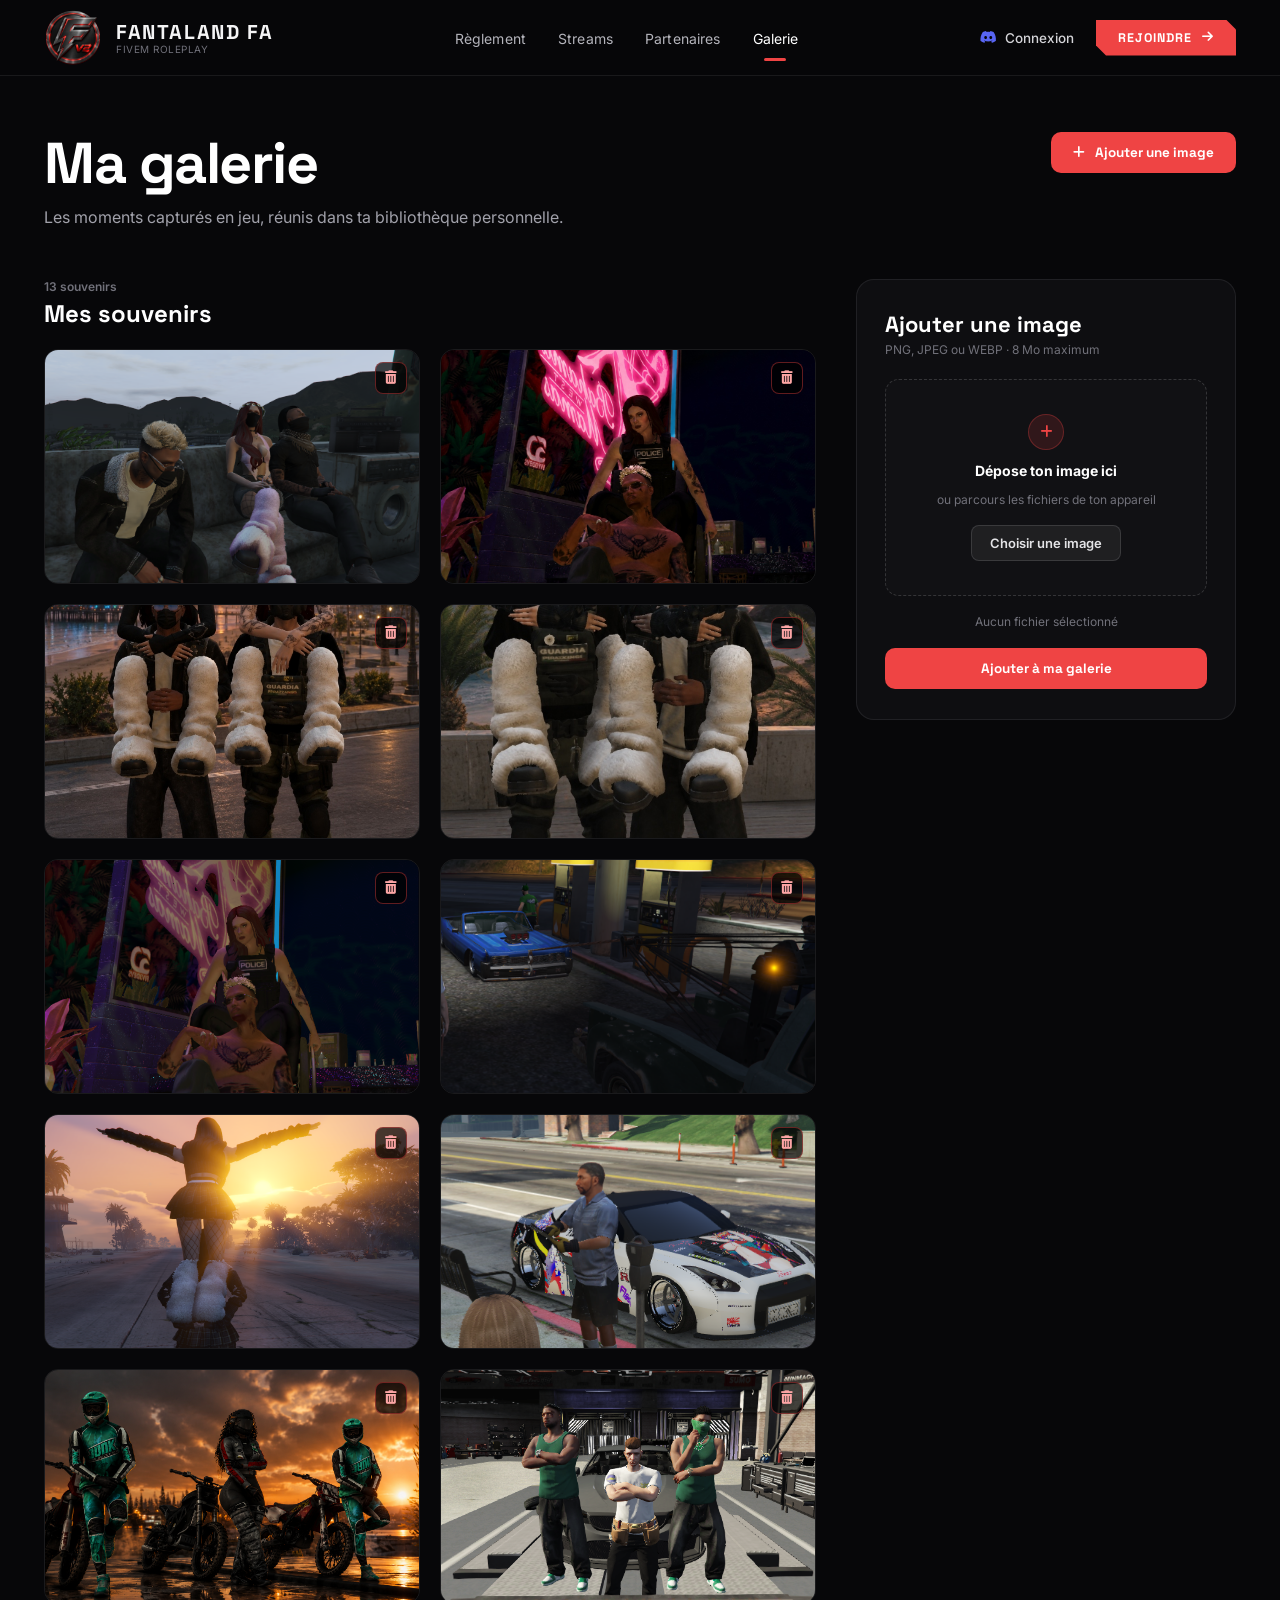
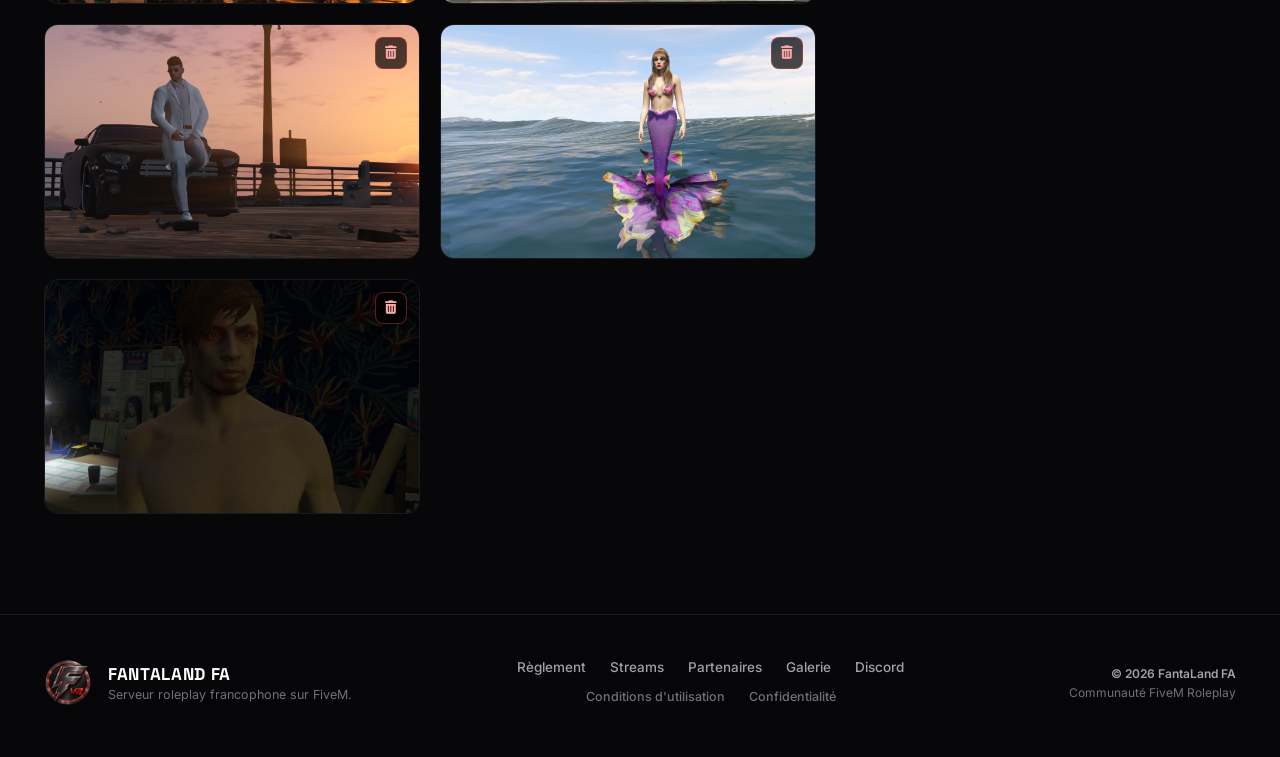
<file: galerie.html>
<!DOCTYPE html>
<html lang="fr">

<head>
    <meta charset="UTF-8">
    <meta name="viewport" content="width=device-width, initial-scale=1.0">
    <title>Galerie - FANTALAND FA · FiveM Roleplay</title>
    <link rel="preconnect" href="https://fonts.googleapis.com">
    <link rel="preconnect" href="https://fonts.gstatic.com" crossorigin>
    <link href="https://fonts.googleapis.com/css2?family=Anton&family=Inter:wght@300;400;500;600;700;800&family=Space+Grotesk:wght@600;700;800&display=swap" rel="stylesheet">
    <link rel="stylesheet" href="https://cdnjs.cloudflare.com/ajax/libs/font-awesome/6.5.1/css/all.min.css">
    <link rel="stylesheet" href="discord-auth.css">

    <style>
        :root {
            --bg-page: #070709;
            --bg-surface: #0e0e11;
            --card-bg: rgba(18, 18, 22, 0.85);
            --card-border: rgba(255, 255, 255, 0.08);
            --text-main: #f4f4f5;
            --text-muted: #a1a1aa;
            --text-sub: #71717a;
            --accent: #ef4444;
            --accent-hover: #dc2626;
            --accent-glow: rgba(239, 68, 68, 0.35);
        }

        * {
            box-sizing: border-box;
            margin: 0;
            padding: 0;
        }

        html {
            scroll-behavior: smooth;
        }

        body {
            background-color: var(--bg-page);
            color: var(--text-main);
            font-family: 'Inter', -apple-system, BlinkMacSystemFont, sans-serif;
            min-height: 100vh;
            display: flex;
            flex-direction: column;
            overflow-x: hidden;
            -webkit-font-smoothing: antialiased;
        }

        /* TOPBAR EXACTE PIXELAR */
        .topbar {
            position: fixed;
            top: 0;
            left: 0;
            right: 0;
            height: 76px;
            background: rgba(7, 7, 9, 0.85);
            border-bottom: 1px solid rgba(255, 255, 255, 0.08);
            display: flex;
            align-items: center;
            justify-content: space-between;
            padding: 0 44px;
            z-index: 100;
        }

        .brand {
            display: flex;
            align-items: center;
            gap: 14px;
            text-decoration: none;
            color: inherit;
        }

        .brand-logo-img {
            width: 58px;
            height: 58px;
            object-fit: contain;
            background: transparent;
            border: none;
            border-radius: 0;
            transition: transform 0.2s ease;
        }

        .brand:hover .brand-logo-img {
            transform: scale(1.06);
        }

        .brand-title-box {
            display: flex;
            flex-direction: column;
        }

        .brand-title {
            font-family: 'Space Grotesk', sans-serif;
            font-weight: 800;
            font-size: 20px;
            letter-spacing: 0.08em;
            display: flex;
            align-items: center;
            gap: 7px;
            line-height: 1.1;
        }

        .brand-subtitle {
            font-size: 10px;
            color: var(--text-sub);
            text-transform: uppercase;
            letter-spacing: 0.05em;
        }

        .nav-links {
            display: flex;
            align-items: center;
            gap: 32px;
            list-style: none;
        }

        .nav-link {
            color: #b4b4bb;
            text-decoration: none;
            font-size: 14px;
            font-weight: 400;
            letter-spacing: 0.01em;
            transition: color 0.18s ease;
            position: relative;
            padding: 6px 0;
        }

        .nav-link:hover,
        .nav-link.active {
            color: #ffffff;
        }

        .nav-link.active::after {
            content: "";
            position: absolute;
            bottom: -8px;
            left: 50%;
            transform: translateX(-50%);
            width: 22px;
            height: 3px;
            border-radius: 3px;
            background: var(--accent);
        }

        .header-right {
            display: flex;
            align-items: center;
            gap: 22px;
        }

        .link-connexion {
            display: flex;
            align-items: center;
            gap: 8px;
            color: #d4d4d8;
            text-decoration: none;
            font-size: 13.5px;
            font-weight: 500;
            transition: color 0.18s;
        }

        .link-connexion:hover {
            color: #fff;
        }

        .btn-rejoindre-cut {
            display: inline-flex;
            align-items: center;
            gap: 10px;
            background: var(--accent);
            color: #ffffff !important;
            padding: 10px 22px;
            font-family: 'Space Grotesk', sans-serif;
            font-weight: 800;
            font-size: 12.5px;
            letter-spacing: 0.08em;
            text-decoration: none;
            clip-path: polygon(0 0, calc(100% - 10px) 0, 100% 10px, 100% 100%, 10px 100%, 0 calc(100% - 10px));
            transition: all 0.2s ease;
        }

        .btn-rejoindre-cut:hover {
            background: var(--accent-hover);
            transform: translateY(-1px);
            color: #ffffff !important;
        }

        /* MAIN GALERIE LAYOUT */
        .galerie-main {
            margin-top: 76px;
            padding: 56px 44px 100px;
            max-width: 1400px;
            margin-left: auto;
            margin-right: auto;
            width: 100%;
            flex: 1;
        }

        /* EN-TÊTE : MA GALERIE */
        .galerie-header {
            display: flex;
            justify-content: space-between;
            align-items: flex-start;
            gap: 30px;
            margin-bottom: 48px;
            flex-wrap: wrap;
        }

        .galerie-header-left {
            max-width: 680px;
        }

        .galerie-title {
            font-family: 'Space Grotesk', sans-serif;
            font-size: clamp(38px, 4.5vw, 62px);
            font-weight: 800;
            color: #ffffff;
            letter-spacing: -0.025em;
            line-height: 1.1;
            margin-bottom: 10px;
        }

        .galerie-subtitle {
            color: var(--text-muted);
            font-size: 16px;
            line-height: 1.6;
        }

        .btn-top-add-image {
            display: inline-flex;
            align-items: center;
            gap: 10px;
            background: var(--accent);
            color: #ffffff;
            padding: 12px 22px;
            border-radius: 10px;
            font-family: 'Space Grotesk', sans-serif;
            font-weight: 700;
            font-size: 13.5px;
            border: none;
            cursor: pointer;
            transition: all 0.2s ease;
        }

        .btn-top-add-image:hover {
            background: var(--accent-hover);
            transform: translateY(-2px);
        }

        /* DISPOSITION CONTENU EN 2 COLONNES */
        .galerie-content-grid {
            display: grid;
            grid-template-columns: minmax(0, 1fr) 380px;
            gap: 40px;
            align-items: start;
        }

        /* COLONNE GAUCHE : MES SOUVENIRS */
        .souvenirs-col-header {
            margin-bottom: 20px;
        }

        .souvenirs-count {
            font-size: 12px;
            font-weight: 600;
            color: var(--text-sub);
            margin-bottom: 4px;
        }

        .souvenirs-title {
            font-family: 'Space Grotesk', sans-serif;
            font-size: 24px;
            font-weight: 800;
            color: #ffffff;
        }

        /* EMPTY STATE CARD (EXACTE PIXELAR) */
        .empty-galerie-card {
            border: 1px dashed rgba(255, 255, 255, 0.16);
            border-radius: 18px;
            padding: 90px 40px;
            text-align: center;
            background: rgba(18, 18, 22, 0.4);
            display: flex;
            flex-direction: column;
            align-items: center;
            justify-content: center;
            gap: 18px;
            transition: border-color 0.2s;
        }

        .empty-galerie-card:hover {
            border-color: rgba(239, 68, 68, 0.4);
        }

        .empty-icon-outline {
            font-size: 50px;
            color: var(--accent);
            opacity: 0.85;
            margin-bottom: 6px;
        }

        .empty-main-text {
            font-family: 'Space Grotesk', sans-serif;
            font-size: clamp(20px, 2.4vw, 28px);
            font-weight: 800;
            color: #ffffff;
            letter-spacing: -0.01em;
        }

        .empty-sub-text {
            color: var(--text-muted);
            font-size: 14.5px;
            max-width: 440px;
            margin-bottom: 8px;
        }

        .btn-empty-add {
            background: transparent;
            border: 1px solid rgba(255, 255, 255, 0.2);
            color: #ffffff;
            padding: 10px 22px;
            border-radius: 8px;
            font-family: 'Space Grotesk', sans-serif;
            font-weight: 700;
            font-size: 13px;
            cursor: pointer;
            transition: all 0.2s ease;
        }

        .btn-empty-add:hover {
            border-color: var(--accent);
            background: rgba(239, 68, 68, 0.12);
            color: #ffffff;
        }

        /* GRILLE DES IMAGES AJOUTÉES (DYNAMIQUE) */
        .user-images-grid {
            display: grid;
            grid-template-columns: repeat(auto-fill, minmax(280px, 1fr));
            gap: 20px;
            margin-top: 10px;
        }

        .user-image-card {
            position: relative;
            border-radius: 14px;
            overflow: hidden;
            border: 1px solid rgba(255, 255, 255, 0.08);
            aspect-ratio: 16 / 10;
            transition: transform 0.2s, border-color 0.2s;
        }

        .user-image-card:hover {
            transform: translateY(-3px);
            border-color: rgba(239, 68, 68, 0.5);
        }

        .user-image-card img {
            width: 100%;
            height: 100%;
            object-fit: cover;
            display: block;
        }

        .user-image-delete-btn {
            position: absolute;
            top: 12px;
            right: 12px;
            background: rgba(0, 0, 0, 0.7);
            color: #fca5a5;
            border: 1px solid rgba(239, 68, 68, 0.4);
            border-radius: 8px;
            width: 32px;
            height: 32px;
            display: flex;
            align-items: center;
            justify-content: center;
            cursor: pointer;
            transition: all 0.2s ease;
        }

        .user-image-delete-btn:hover {
            background: #ef4444;
            color: #ffffff;
        }

        /* COLONNE DROITE : CARD "AJOUTER UNE IMAGE" (EXACTE PIXELAR) */
        .upload-card-box {
            background: rgba(18, 18, 22, 0.7);
            border: 1px solid rgba(255, 255, 255, 0.08);
            border-radius: 18px;
            padding: 30px 28px;
        }

        .upload-card-title {
            font-family: 'Space Grotesk', sans-serif;
            font-size: 22px;
            font-weight: 800;
            color: #ffffff;
            margin-bottom: 4px;
        }

        .upload-card-subinfo {
            color: var(--text-sub);
            font-size: 12px;
            margin-bottom: 22px;
        }

        /* ZONE DRAG & DROP INTÉRIEURE */
        .dropzone-area {
            border: 1px dashed rgba(255, 255, 255, 0.15);
            border-radius: 14px;
            padding: 34px 20px;
            text-align: center;
            background: rgba(255, 255, 255, 0.015);
            display: flex;
            flex-direction: column;
            align-items: center;
            gap: 12px;
            margin-bottom: 18px;
            cursor: pointer;
            transition: all 0.2s ease;
        }

        .dropzone-area.dragover,
        .dropzone-area:hover {
            border-color: var(--accent);
            background: rgba(239, 68, 68, 0.04);
        }

        .dropzone-plus-icon {
            width: 36px;
            height: 36px;
            border-radius: 50%;
            background: rgba(239, 68, 68, 0.14);
            border: 1px solid rgba(239, 68, 68, 0.3);
            color: var(--accent);
            display: flex;
            align-items: center;
            justify-content: center;
            font-size: 14px;
        }

        .dropzone-main-label {
            font-size: 14px;
            font-weight: 700;
            color: #ffffff;
        }

        .dropzone-sub-label {
            color: var(--text-sub);
            font-size: 12px;
            line-height: 1.5;
            max-width: 220px;
        }

        .btn-choose-file {
            background: rgba(255, 255, 255, 0.06);
            border: 1px solid rgba(255, 255, 255, 0.12);
            color: #e4e4e7;
            padding: 9px 18px;
            border-radius: 8px;
            font-size: 13px;
            font-weight: 600;
            cursor: pointer;
            margin-top: 4px;
            transition: all 0.2s;
            font-family: inherit;
        }

        .btn-choose-file:hover {
            background: rgba(255, 255, 255, 0.12);
            color: #ffffff;
        }

        .selected-file-label {
            font-size: 12px;
            color: var(--text-sub);
            text-align: center;
            margin-bottom: 18px;
            min-height: 16px;
            word-break: break-all;
        }

        .selected-file-label.has-file {
            color: #fca5a5;
            font-weight: 600;
        }

        .btn-submit-upload {
            width: 100%;
            background: var(--accent);
            color: #ffffff;
            padding: 12px 20px;
            border-radius: 10px;
            font-family: 'Space Grotesk', sans-serif;
            font-weight: 700;
            font-size: 13.5px;
            border: none;
            cursor: pointer;
            transition: all 0.2s ease;
        }

        .btn-submit-upload:hover {
            background: var(--accent-hover);
            transform: translateY(-1px);
        }

        /* FOOTER PIXELAR EXACT */
        .footer {
            background: #060608;
            border-top: 1px solid rgba(255, 255, 255, 0.08);
            padding: 44px 44px 50px;
            margin-top: auto;
            position: relative;
            z-index: 10;
        }

        .footer-container {
            max-width: 1400px;
            margin: 0 auto;
            display: grid;
            grid-template-columns: auto 1fr auto;
            align-items: center;
            gap: 40px;
        }

        .footer-left {
            display: flex;
            align-items: center;
            gap: 16px;
        }

        .footer-logo-img {
            width: 48px;
            height: 48px;
            object-fit: contain;
        }

        .footer-brand-title {
            font-family: 'Space Grotesk', sans-serif;
            font-size: 17px;
            font-weight: 800;
            color: #ffffff;
            letter-spacing: 0.04em;
            display: flex;
            align-items: center;
            gap: 6px;
            line-height: 1.2;
        }

        .footer-brand-sub {
            font-size: 12.5px;
            color: #71717a;
            margin-top: 2px;
        }

        .footer-center {
            display: flex;
            flex-direction: column;
            align-items: center;
            justify-content: center;
            gap: 12px;
        }

        .footer-nav-row {
            display: flex;
            align-items: center;
            justify-content: center;
            gap: 24px;
            flex-wrap: wrap;
        }

        .footer-link {
            color: #a1a1aa;
            text-decoration: none;
            font-size: 13.5px;
            font-weight: 500;
            transition: color 0.18s ease, text-decoration-color 0.18s ease;
            position: relative;
            padding-bottom: 2px;
        }

        .footer-link:hover {
            color: #ffffff;
            text-decoration: underline;
            text-decoration-color: #ef4444;
            text-decoration-thickness: 2px;
            text-underline-offset: 5px;
        }

        .footer-link-sub {
            color: #71717a;
            font-size: 12.5px;
        }

        .footer-link-sub:hover {
            color: #ffffff;
            text-decoration: underline;
            text-decoration-color: #ef4444;
            text-decoration-thickness: 2px;
            text-underline-offset: 5px;
        }

        .footer-right {
            text-align: right;
            font-size: 12px;
            color: #71717a;
            line-height: 1.6;
        }

        .footer-copyright {
            color: #a1a1aa;
            font-weight: 600;
        }

        .footer-credit {
            color: #71717a;
        }

        /* RESPONSIVE */
        @media (max-width: 1024px) {
            .topbar {
                padding: 0 20px;
            }

            .galerie-main {
                padding: 40px 20px 80px;
            }

            .galerie-content-grid {
                grid-template-columns: 1fr;
            }

            .footer-container {
                grid-template-columns: 1fr;
                text-align: center;
                gap: 24px;
            }

            .footer-left {
                justify-content: center;
            }

            .footer-right {
                text-align: center;
            }
        }

        @media (max-width: 640px) {
            .topbar {
                height: 65px;
                padding: 0 16px;
            }

            .link-connexion {
                display: none;
            }

            .btn-rejoindre-cut {
                padding: 8px 16px;
                font-size: 11px;
            }

            .empty-galerie-card {
                padding: 60px 20px;
            }
        }
    </style>
</head>

<body>

    <!-- TOPBAR EXACTE PIXELAR -->
    <header class="topbar">
        <a href="index.html" class="brand">
            <img src="FantaLandFA.png" alt="Logo FantaLand" class="brand-logo-img">
            <div class="brand-title-box">
                <div class="brand-title">FANTALAND FA</div>
                <span class="brand-subtitle">FiveM Roleplay</span>
            </div>
        </a>

        <!-- Menu horizontal central Pixelar avec Galerie actif -->
        <ul class="nav-links">
            <li><a href="reglement.html" class="nav-link">Règlement</a></li>
            <li><a href="streams.html" class="nav-link">Streams</a></li>
            <li><a href="partenaires.html" class="nav-link">Partenaires</a></li>
            <li><a href="galerie.html" class="nav-link active">Galerie</a></li>
        </ul>

        <!-- Connexion & Bouton biseauté REJOINDRE -->
        <div class="header-right">
            <a href="https://discord.gg/66PMysp5nz" target="_blank" rel="noopener" class="link-connexion">
                <i class="fa-regular fa-user"></i>
                <span>Connexion</span>
            </a>
            <a href="https://discord.gg/66PMysp5nz" target="_blank" rel="noopener" class="btn-rejoindre-cut">
                <span>REJOINDRE</span>
                <i class="fa-solid fa-arrow-right"></i>
            </a>
        </div>
    </header>

    <!-- MAIN GALERIE -->
    <main class="galerie-main">

        <!-- EN-TÊTE : MA GALERIE -->
        <div class="galerie-header">
            <div class="galerie-header-left">
                <h1 class="galerie-title">Ma galerie</h1>
                <p class="galerie-subtitle">
                    Les moments capturés en jeu, réunis dans ta bibliothèque personnelle.
                </p>
            </div>
            <div>
                <button type="button" class="btn-top-add-image" onclick="focusUpload()">
                    <i class="fa-solid fa-plus"></i>
                    <span>Ajouter une image</span>
                </button>
            </div>
        </div>

        <!-- GRILLE 2 COLONNES (SOUVENIRS + AJOUTER UNE IMAGE) -->
        <div class="galerie-content-grid">

            <!-- COLONNE GAUCHE : SOUVENIRS -->
            <div>
                <div class="souvenirs-col-header">
                    <div class="souvenirs-count" id="souvenirs-count-label">0 souvenir</div>
                    <h2 class="souvenirs-title">Mes souvenirs</h2>
                </div>

                <!-- EMPTY STATE EXACT PIXELAR -->
                <div class="empty-galerie-card" id="empty-galerie-state">
                    <i class="fa-regular fa-image empty-icon-outline"></i>
                    <h3 class="empty-main-text">Ta galerie attend sa première histoire.</h3>
                    <p class="empty-sub-text">
                        Garde une trace de tes scènes et retrouve-les ici.
                    </p>
                    <button type="button" class="btn-empty-add" onclick="focusUpload()">
                        Ajouter ma première image
                    </button>
                </div>

                <!-- GRILLE DES IMAGES QUI S'AFFICHENT LORSQUE L'UTILISATEUR EN AJOUTE -->
                <div class="user-images-grid" id="user-images-grid" style="display: none;"></div>
            </div>

            <!-- COLONNE DROITE : FORMULAIRE D'UPLOAD (EXACT PIXELAR) -->
            <div class="upload-card-box" id="upload-panel">
                <h3 class="upload-card-title">Ajouter une image</h3>
                <div class="upload-card-subinfo">PNG, JPEG ou WEBP · 8 Mo maximum</div>

                <!-- INPUT FILE MASQUÉ -->
                <input type="file" id="image-file-input" accept="image/png, image/jpeg, image/webp" style="display: none;">

                <!-- DROPZONE ZONE CLIQUABLE -->
                <div class="dropzone-area" id="dropzone-area" onclick="document.getElementById('image-file-input').click()">
                    <div class="dropzone-plus-icon">
                        <i class="fa-solid fa-plus"></i>
                    </div>
                    <div class="dropzone-main-label">Dépose ton image ici</div>
                    <div class="dropzone-sub-label">ou parcours les fichiers de ton appareil</div>
                    <button type="button" class="btn-choose-file">Choisir une image</button>
                </div>

                <div class="selected-file-label" id="file-chosen-name">Aucun fichier sélectionné</div>

                <button type="button" class="btn-submit-upload" id="submit-upload-btn" onclick="uploadSelectedImage()">
                    Ajouter à ma galerie
                </button>
            </div>

        </div>

    </main>

    <!-- FOOTER PIXELAR EXACT -->
    <footer class="footer">
        <div class="footer-container">
            <!-- GAUCHE : Logo + Nom + Description -->
            <div class="footer-left">
                <img src="FantaLandFA.png" alt="Logo FantaLand" class="footer-logo-img">
                <div>
                    <div class="footer-brand-title">
                        <span>FANTALAND FA</span>
                    </div>
                    <div class="footer-brand-sub">Serveur roleplay francophone sur FiveM.</div>
                </div>
            </div>

            <!-- CENTRE : Liens sur 2 rangées avec soulignement rouge -->
            <div class="footer-center">
                <div class="footer-nav-row">
                    <a href="reglement.html" class="footer-link">Règlement</a>
                    <a href="streams.html" class="footer-link">Streams</a>
                    <a href="partenaires.html" class="footer-link">Partenaires</a>
                    <a href="galerie.html" class="footer-link">Galerie</a>
                    <a href="https://discord.gg/66PMysp5nz" target="_blank" rel="noopener" class="footer-link">Discord</a>
                </div>
                <div class="footer-nav-row">
                    <a href="reglement.html#section-0" class="footer-link footer-link-sub">Conditions d'utilisation</a>
                    <a href="reglement.html#section-0" class="footer-link footer-link-sub">Confidentialité</a>
                </div>
            </div>

            <!-- DROITE : Copyright & Mention communauté -->
            <div class="footer-right">
                <div class="footer-copyright">© 2026 FantaLand FA</div>
                <div class="footer-credit">Communauté FiveM Roleplay</div>
            </div>
        </div>
    </footer>

    <script>
        const fileInput = document.getElementById('image-file-input');
        const fileLabel = document.getElementById('file-chosen-name');
        const dropzone = document.getElementById('dropzone-area');
        const emptyState = document.getElementById('empty-galerie-state');
        const imagesGrid = document.getElementById('user-images-grid');
        const countLabel = document.getElementById('souvenirs-count-label');

        const DEFAULT_GALLERY_IMAGES = [
            'images/galerie-1.png',
            'images/galerie-2.jpg',
            'images/galerie-3.jpg',
            'images/galerie-4.jpg',
            'images/galerie-5.png',
            'images/buck.webp',
            'images/fille.webp',
            'images/flash.webp',
            'images/image.webp',
            'images/lscustom.webp',
            'images/pose.webp',
            'images/sirene.webp',
            'images/teetbizzard.webp'
        ];

        let savedImages = [];
        try {
            const raw = localStorage.getItem('fantaland_user_gallery_v2');
            if (raw) {
                savedImages = JSON.parse(raw);
            } else {
                savedImages = [...DEFAULT_GALLERY_IMAGES];
                localStorage.setItem('fantaland_user_gallery_v2', JSON.stringify(savedImages));
            }
        } catch (e) {
            savedImages = [...DEFAULT_GALLERY_IMAGES];
        }

        function renderGallery() {
            const count = savedImages.length;
            countLabel.textContent = count + (count <= 1 ? ' souvenir' : ' souvenirs');

            if (count === 0) {
                emptyState.style.display = 'flex';
                imagesGrid.style.display = 'none';
                imagesGrid.innerHTML = '';
            } else {
                emptyState.style.display = 'none';
                imagesGrid.style.display = 'grid';
                imagesGrid.innerHTML = '';
                savedImages.forEach((imgSrc, idx) => {
                    const card = document.createElement('div');
                    card.className = 'user-image-card';
                    card.innerHTML = `
                        <img src="${imgSrc}" alt="Souvenir FantaLand">
                        <button type="button" class="user-image-delete-btn" onclick="deleteImage(${idx})" title="Supprimer">
                            <i class="fa-solid fa-trash-can"></i>
                        </button>
                    `;
                    imagesGrid.appendChild(card);
                });
            }
        }

        function deleteImage(idx) {
            savedImages.splice(idx, 1);
            try {
                localStorage.setItem('fantaland_user_gallery_v2', JSON.stringify(savedImages));
            } catch (e) {}
            renderGallery();
        }

        fileInput.addEventListener('change', () => {
            if (fileInput.files && fileInput.files[0]) {
                fileLabel.textContent = fileInput.files[0].name;
                fileLabel.classList.add('has-file');
            } else {
                fileLabel.textContent = 'Aucun fichier sélectionné';
                fileLabel.classList.remove('has-file');
            }
        });

        // DRAG AND DROP
        ['dragenter', 'dragover'].forEach(eventName => {
            dropzone.addEventListener(eventName, (e) => {
                e.preventDefault();
                e.stopPropagation();
                dropzone.classList.add('dragover');
            });
        });

        ['dragleave', 'drop'].forEach(eventName => {
            dropzone.addEventListener(eventName, (e) => {
                e.preventDefault();
                e.stopPropagation();
                dropzone.classList.remove('dragover');
            });
        });

        dropzone.addEventListener('drop', (e) => {
            if (e.dataTransfer && e.dataTransfer.files && e.dataTransfer.files[0]) {
                fileInput.files = e.dataTransfer.files;
                fileLabel.textContent = e.dataTransfer.files[0].name;
                fileLabel.classList.add('has-file');
            }
        });

        function uploadSelectedImage() {
            if (!fileInput.files || !fileInput.files[0]) {
                alert('Veuillez d\'abord choisir une image (PNG, JPG, WEBP).');
                return;
            }
            const file = fileInput.files[0];
            const reader = new FileReader();
            reader.onload = (e) => {
                savedImages.unshift(e.target.result);
                try {
                    localStorage.setItem('fantaland_user_gallery_v2', JSON.stringify(savedImages));
                } catch (err) {}
                fileInput.value = '';
                fileLabel.textContent = 'Aucun fichier sélectionné';
                fileLabel.classList.remove('has-file');
                renderGallery();
            };
            reader.readAsDataURL(file);
        }

        function focusUpload() {
            const panel = document.getElementById('upload-panel');
            if (panel) {
                panel.scrollIntoView({ behavior: 'smooth', block: 'center' });
                fileInput.click();
            }
        }

        renderGallery();
    </script>
    <script src="discord-auth.js"></script>
</body>

</html>
</file>
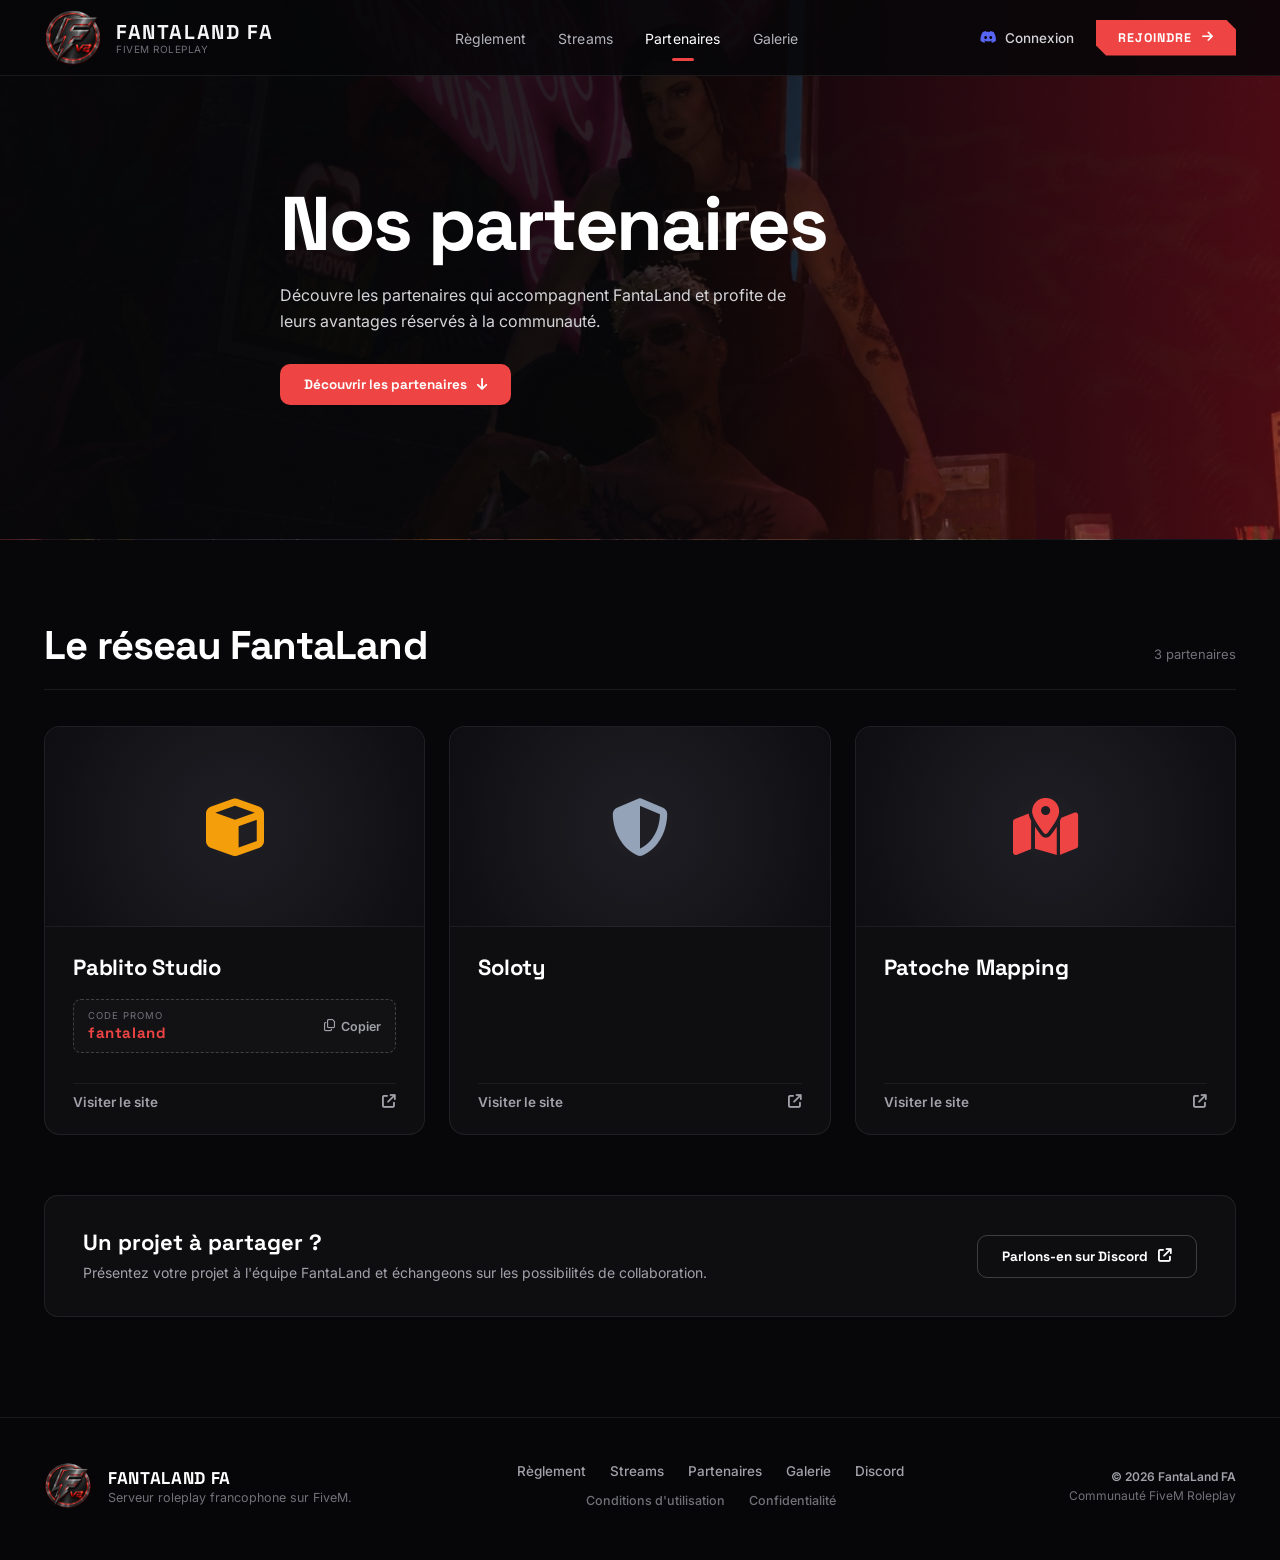
<file: partenaires.html>
<!DOCTYPE html>
<html lang="fr">

<head>
    <meta charset="UTF-8">
    <meta name="viewport" content="width=device-width, initial-scale=1.0">
    <title>Partenaires - FANTALAND FA · FiveM Roleplay</title>
    <link rel="preconnect" href="https://fonts.googleapis.com">
    <link rel="preconnect" href="https://fonts.gstatic.com" crossorigin>
    <link href="https://fonts.googleapis.com/css2?family=Anton&family=Inter:wght@300;400;500;600;700;800&family=Space+Grotesk:wght@600;700;800&display=swap" rel="stylesheet">
    <link rel="stylesheet" href="https://cdnjs.cloudflare.com/ajax/libs/font-awesome/6.5.1/css/all.min.css">
    <link rel="stylesheet" href="discord-auth.css">

    <style>
        :root {
            --bg-page: #070709;
            --bg-surface: #0e0e11;
            --card-bg: rgba(18, 18, 22, 0.85);
            --card-border: rgba(255, 255, 255, 0.08);
            --text-main: #f4f4f5;
            --text-muted: #a1a1aa;
            --text-sub: #71717a;
            --accent: #ef4444;
            --accent-hover: #dc2626;
            --accent-glow: rgba(239, 68, 68, 0.35);
        }

        * {
            box-sizing: border-box;
            margin: 0;
            padding: 0;
        }

        html {
            scroll-behavior: smooth;
        }

        body {
            background-color: var(--bg-page);
            color: var(--text-main);
            font-family: 'Inter', -apple-system, BlinkMacSystemFont, sans-serif;
            min-height: 100vh;
            display: flex;
            flex-direction: column;
            overflow-x: hidden;
            -webkit-font-smoothing: antialiased;
        }

        /* TOPBAR EXACTE PIXELAR */
        .topbar {
            position: fixed;
            top: 0;
            left: 0;
            right: 0;
            height: 76px;
            background: rgba(7, 7, 9, 0.85);
            border-bottom: 1px solid rgba(255, 255, 255, 0.08);
            display: flex;
            align-items: center;
            justify-content: space-between;
            padding: 0 44px;
            z-index: 100;
        }

        .brand {
            display: flex;
            align-items: center;
            gap: 14px;
            text-decoration: none;
            color: inherit;
        }

        .brand-logo-img {
            width: 58px;
            height: 58px;
            object-fit: contain;
            background: transparent;
            border: none;
            border-radius: 0;
            transition: transform 0.2s ease;
        }

        .brand:hover .brand-logo-img {
            transform: scale(1.06);
        }

        .brand-title-box {
            display: flex;
            flex-direction: column;
        }

        .brand-title {
            font-family: 'Space Grotesk', sans-serif;
            font-weight: 800;
            font-size: 20px;
            letter-spacing: 0.08em;
            display: flex;
            align-items: center;
            gap: 7px;
            line-height: 1.1;
        }

        .brand-subtitle {
            font-size: 10px;
            color: var(--text-sub);
            text-transform: uppercase;
            letter-spacing: 0.05em;
        }

        .nav-links {
            display: flex;
            align-items: center;
            gap: 32px;
            list-style: none;
        }

        .nav-link {
            color: #b4b4bb;
            text-decoration: none;
            font-size: 14px;
            font-weight: 400;
            letter-spacing: 0.01em;
            transition: color 0.18s ease;
            position: relative;
            padding: 6px 0;
        }

        .nav-link:hover,
        .nav-link.active {
            color: #ffffff;
        }

        .nav-link.active::after {
            content: "";
            position: absolute;
            bottom: -8px;
            left: 50%;
            transform: translateX(-50%);
            width: 22px;
            height: 3px;
            border-radius: 3px;
            background: var(--accent);
        }

        .header-right {
            display: flex;
            align-items: center;
            gap: 22px;
        }

        .link-connexion {
            display: flex;
            align-items: center;
            gap: 8px;
            color: #d4d4d8;
            text-decoration: none;
            font-size: 13.5px;
            font-weight: 500;
            transition: color 0.18s;
        }

        .link-connexion:hover {
            color: #fff;
        }

        .btn-rejoindre-cut {
            display: inline-flex;
            align-items: center;
            gap: 10px;
            background: var(--accent);
            color: #ffffff !important;
            padding: 10px 22px;
            font-family: 'Space Grotesk', sans-serif;
            font-weight: 800;
            font-size: 12.5px;
            letter-spacing: 0.08em;
            text-decoration: none;
            clip-path: polygon(0 0, calc(100% - 10px) 0, 100% 10px, 100% 100%, 10px 100%, 0 calc(100% - 10px));
            transition: all 0.2s ease;
        }

        .btn-rejoindre-cut:hover {
            background: var(--accent-hover);
            transform: translateY(-1px);
            color: #ffffff !important;
        }

        /* HERO SECTION PARTENAIRES */
        .partenaires-hero {
            position: relative;
            min-height: 540px;
            display: flex;
            align-items: center;
            padding: 120px 44px 70px;
            background-image: url('images/galerie-2.jpg');
            background-size: cover;
            background-position: center;
            overflow: hidden;
            border-bottom: 1px solid rgba(255, 255, 255, 0.08);
        }

        .partenaires-hero-overlay {
            position: absolute;
            inset: 0;
            background: linear-gradient(90deg, rgba(7, 7, 9, 0.96) 0%, rgba(7, 7, 9, 0.85) 50%, rgba(185, 28, 28, 0.4) 100%);
            z-index: 1;
        }

        .partenaires-hero-content {
            position: relative;
            z-index: 2;
            max-width: 720px;
            margin: 0 auto;
            width: 100%;
        }

        .partenaires-hero-title {
            font-family: 'Space Grotesk', sans-serif;
            font-size: clamp(48px, 6vw, 76px);
            font-weight: 800;
            line-height: 1.05;
            color: #ffffff;
            letter-spacing: -0.03em;
            margin-bottom: 20px;
        }

        .partenaires-hero-desc {
            color: #d4d4d8;
            font-size: 16px;
            line-height: 1.6;
            margin-bottom: 30px;
            max-width: 540px;
        }

        .btn-decouvrir-partenaires {
            display: inline-flex;
            align-items: center;
            gap: 10px;
            background: var(--accent);
            color: #ffffff;
            padding: 12px 24px;
            border-radius: 10px;
            font-family: 'Space Grotesk', sans-serif;
            font-weight: 700;
            font-size: 13.5px;
            text-decoration: none;
            transition: all 0.2s ease;
        }

        .btn-decouvrir-partenaires:hover {
            background: var(--accent-hover);
            transform: translateY(-2px);
            color: #ffffff;
        }

        /* SECTION RÉSEAU PARTENAIRES */
        .section-reseau {
            padding: 80px 44px 100px;
            max-width: 1400px;
            margin: 0 auto;
            width: 100%;
        }

        .reseau-header {
            display: flex;
            align-items: baseline;
            justify-content: space-between;
            margin-bottom: 36px;
            border-bottom: 1px solid rgba(255, 255, 255, 0.08);
            padding-bottom: 18px;
        }

        .reseau-title {
            font-family: 'Space Grotesk', sans-serif;
            font-size: clamp(28px, 3.2vw, 40px);
            font-weight: 800;
            color: #ffffff;
            letter-spacing: -0.02em;
        }

        .reseau-count {
            font-size: 13px;
            color: var(--text-sub);
        }

        /* GRILLE DES PARTENAIRES */
        .partenaires-grid {
            display: grid;
            grid-template-columns: repeat(3, minmax(0, 1fr));
            gap: 24px;
            margin-bottom: 60px;
        }

        .partenaire-card {
            background: rgba(18, 18, 22, 0.7);
            border: 1px solid rgba(255, 255, 255, 0.08);
            border-radius: 16px;
            overflow: hidden;
            display: flex;
            flex-direction: column;
            transition: all 0.22s ease;
        }

        .partenaire-card:hover {
            border-color: rgba(239, 68, 68, 0.4);
            transform: translateY(-4px);
        }

        .partenaire-card-visual {
            height: 200px;
            background: radial-gradient(circle at center, rgba(35, 35, 42, 0.8) 0%, rgba(14, 14, 18, 0.95) 100%);
            display: flex;
            align-items: center;
            justify-content: center;
            border-bottom: 1px solid rgba(255, 255, 255, 0.06);
            position: relative;
        }

        .partenaire-visual-icon {
            font-size: 58px;
            color: #e4e4e7;
            transition: transform 0.25s ease;
        }

        .partenaire-card:hover .partenaire-visual-icon {
            transform: scale(1.08);
            color: var(--accent);
        }

        .partenaire-card-body {
            padding: 26px 28px 24px;
            display: flex;
            flex-direction: column;
            flex: 1;
        }

        .partenaire-name {
            font-family: 'Space Grotesk', sans-serif;
            font-size: 22px;
            font-weight: 800;
            color: #ffffff;
            margin-bottom: 18px;
            letter-spacing: -0.01em;
        }

        .code-promo-box {
            border: 1px dashed rgba(255, 255, 255, 0.2);
            border-radius: 8px;
            padding: 10px 14px;
            display: flex;
            align-items: center;
            justify-content: space-between;
            background: rgba(255, 255, 255, 0.02);
            margin-bottom: 22px;
        }

        .code-promo-info {
            display: flex;
            flex-direction: column;
        }

        .code-promo-label {
            font-size: 9.5px;
            text-transform: uppercase;
            letter-spacing: 0.1em;
            color: var(--text-sub);
            margin-bottom: 2px;
        }

        .code-promo-text {
            font-family: 'Space Grotesk', sans-serif;
            font-size: 15px;
            font-weight: 800;
            color: var(--accent);
            letter-spacing: 0.04em;
        }

        .code-promo-copy-btn {
            background: transparent;
            border: none;
            color: #a1a1aa;
            font-size: 12.5px;
            font-weight: 600;
            cursor: pointer;
            display: flex;
            align-items: center;
            gap: 6px;
            transition: color 0.18s;
            font-family: inherit;
        }

        .code-promo-copy-btn:hover {
            color: #ffffff;
        }

        .partenaire-card-link {
            margin-top: auto;
            display: flex;
            align-items: center;
            justify-content: space-between;
            color: #a1a1aa;
            text-decoration: none;
            font-size: 13.5px;
            font-weight: 600;
            transition: color 0.18s;
            padding-top: 10px;
            border-top: 1px solid rgba(255, 255, 255, 0.06);
        }

        .partenaire-card-link:hover {
            color: #ffffff;
        }

        .partenaire-card-link:hover i {
            color: var(--accent);
        }

        /* SECTION "UN PROJET À PARTAGER ?" */
        .projet-share-box {
            background: rgba(18, 18, 22, 0.7);
            border: 1px solid rgba(255, 255, 255, 0.08);
            border-radius: 14px;
            padding: 32px 38px;
            display: flex;
            align-items: center;
            justify-content: space-between;
            gap: 30px;
            flex-wrap: wrap;
        }

        .projet-share-left {
            max-width: 650px;
        }

        .projet-share-title {
            font-family: 'Space Grotesk', sans-serif;
            font-size: 22px;
            font-weight: 800;
            color: #ffffff;
            margin-bottom: 6px;
        }

        .projet-share-desc {
            color: var(--text-muted);
            font-size: 14px;
            line-height: 1.6;
        }

        .btn-parlons-discord {
            display: inline-flex;
            align-items: center;
            gap: 10px;
            background: transparent;
            border: 1px solid rgba(255, 255, 255, 0.2);
            color: #ffffff;
            padding: 12px 24px;
            border-radius: 10px;
            font-family: 'Space Grotesk', sans-serif;
            font-weight: 700;
            font-size: 13.5px;
            text-decoration: none;
            transition: all 0.2s ease;
            white-space: nowrap;
        }

        .btn-parlons-discord:hover {
            border-color: var(--accent);
            background: rgba(239, 68, 68, 0.12);
            color: #ffffff;
            transform: translateY(-2px);
        }

        /* FOOTER PIXELAR EXACT */
        .footer {
            background: #060608;
            border-top: 1px solid rgba(255, 255, 255, 0.08);
            padding: 44px 44px 50px;
            margin-top: auto;
            position: relative;
            z-index: 10;
        }

        .footer-container {
            max-width: 1400px;
            margin: 0 auto;
            display: grid;
            grid-template-columns: auto 1fr auto;
            align-items: center;
            gap: 40px;
        }

        .footer-left {
            display: flex;
            align-items: center;
            gap: 16px;
        }

        .footer-logo-img {
            width: 48px;
            height: 48px;
            object-fit: contain;
        }

        .footer-brand-title {
            font-family: 'Space Grotesk', sans-serif;
            font-size: 17px;
            font-weight: 800;
            color: #ffffff;
            letter-spacing: 0.04em;
            display: flex;
            align-items: center;
            gap: 6px;
            line-height: 1.2;
        }

        .footer-brand-sub {
            font-size: 12.5px;
            color: #71717a;
            margin-top: 2px;
        }

        .footer-center {
            display: flex;
            flex-direction: column;
            align-items: center;
            justify-content: center;
            gap: 12px;
        }

        .footer-nav-row {
            display: flex;
            align-items: center;
            justify-content: center;
            gap: 24px;
            flex-wrap: wrap;
        }

        .footer-link {
            color: #a1a1aa;
            text-decoration: none;
            font-size: 13.5px;
            font-weight: 500;
            transition: color 0.18s ease, text-decoration-color 0.18s ease;
            position: relative;
            padding-bottom: 2px;
        }

        .footer-link:hover {
            color: #ffffff;
            text-decoration: underline;
            text-decoration-color: #ef4444;
            text-decoration-thickness: 2px;
            text-underline-offset: 5px;
        }

        .footer-link-sub {
            color: #71717a;
            font-size: 12.5px;
        }

        .footer-link-sub:hover {
            color: #ffffff;
            text-decoration: underline;
            text-decoration-color: #ef4444;
            text-decoration-thickness: 2px;
            text-underline-offset: 5px;
        }

        .footer-right {
            text-align: right;
            font-size: 12px;
            color: #71717a;
            line-height: 1.6;
        }

        .footer-copyright {
            color: #a1a1aa;
            font-weight: 600;
        }

        .footer-credit {
            color: #71717a;
        }

        /* RESPONSIVE */
        @media (max-width: 1024px) {
            .topbar {
                padding: 0 20px;
            }

            .partenaires-hero {
                padding: 100px 20px 50px;
                min-height: 440px;
            }

            .section-reseau {
                padding: 50px 20px 70px;
            }

            .partenaires-grid {
                grid-template-columns: repeat(2, minmax(0, 1fr));
            }

            .footer-container {
                grid-template-columns: 1fr;
                text-align: center;
                gap: 24px;
            }

            .footer-left {
                justify-content: center;
            }

            .footer-right {
                text-align: center;
            }
        }

        @media (max-width: 640px) {
            .topbar {
                height: 65px;
                padding: 0 16px;
            }

            .link-connexion {
                display: none;
            }

            .btn-rejoindre-cut {
                padding: 8px 16px;
                font-size: 11px;
            }

            .partenaires-grid {
                grid-template-columns: 1fr;
            }

            .projet-share-box {
                padding: 24px 20px;
            }
        }
    </style>
</head>

<body>

    <!-- TOPBAR EXACTE PIXELAR -->
    <header class="topbar">
        <a href="index.html" class="brand">
            <img src="FantaLandFA.png" alt="Logo FantaLand" class="brand-logo-img">
            <div class="brand-title-box">
                <div class="brand-title">FANTALAND FA</div>
                <span class="brand-subtitle">FiveM Roleplay</span>
            </div>
        </a>

        <!-- Menu horizontal central Pixelar avec Partenaires actif -->
        <ul class="nav-links">
            <li><a href="reglement.html" class="nav-link">Règlement</a></li>
            <li><a href="streams.html" class="nav-link">Streams</a></li>
            <li><a href="partenaires.html" class="nav-link active">Partenaires</a></li>
            <li><a href="galerie.html" class="nav-link">Galerie</a></li>
        </ul>

        <!-- Connexion & Bouton biseauté REJOINDRE -->
        <div class="header-right">
            <a href="https://discord.gg/66PMysp5nz" target="_blank" rel="noopener" class="link-connexion">
                <i class="fa-regular fa-user"></i>
                <span>Connexion</span>
            </a>
            <a href="https://discord.gg/66PMysp5nz" target="_blank" rel="noopener" class="btn-rejoindre-cut">
                <span>REJOINDRE</span>
                <i class="fa-solid fa-arrow-right"></i>
            </a>
        </div>
    </header>

    <!-- HERO SECTION PARTENAIRES -->
    <section class="partenaires-hero">
        <div class="partenaires-hero-overlay"></div>
        <div class="partenaires-hero-content">
            <h1 class="partenaires-hero-title">Nos partenaires</h1>
            <p class="partenaires-hero-desc">
                Découvre les partenaires qui accompagnent FantaLand et profite de leurs avantages réservés à la communauté.
            </p>
            <a href="#reseau" class="btn-decouvrir-partenaires">
                <span>Découvrir les partenaires</span>
                <i class="fa-solid fa-arrow-down"></i>
            </a>
        </div>
    </section>

    <!-- SECTION LE RÉSEAU FANTALAND -->
    <main class="section-reseau" id="reseau">
        <div class="reseau-header">
            <h2 class="reseau-title">Le réseau FantaLand</h2>
            <span class="reseau-count">3 partenaires</span>
        </div>

        <!-- GRILLE DES 3 PARTENAIRES DE LA RÉFÉRENCE -->
        <div class="partenaires-grid">

            <!-- PARTENAIRE 1 : PABLITO STUDIO -->
            <div class="partenaire-card">
                <div class="partenaire-card-visual">
                    <i class="fa-solid fa-cube partenaire-visual-icon" style="color: #f59e0b;"></i>
                </div>
                <div class="partenaire-card-body">
                    <h3 class="partenaire-name">Pablito Studio</h3>
                    <div class="code-promo-box">
                        <div class="code-promo-info">
                            <span class="code-promo-label">Code promo</span>
                            <span class="code-promo-text" id="promo-code-1">fantaland</span>
                        </div>
                        <button type="button" class="code-promo-copy-btn" onclick="copyCode('promo-code-1', this)">
                            <i class="fa-regular fa-copy"></i>
                            <span>Copier</span>
                        </button>
                    </div>
                    <a href="https://discord.gg/66PMysp5nz" target="_blank" rel="noopener" class="partenaire-card-link">
                        <span>Visiter le site</span>
                        <i class="fa-solid fa-arrow-up-right-from-square"></i>
                    </a>
                </div>
            </div>

            <!-- PARTENAIRE 2 : SOLOTY -->
            <div class="partenaire-card">
                <div class="partenaire-card-visual">
                    <i class="fa-solid fa-shield-halved partenaire-visual-icon" style="color: #94a3b8;"></i>
                </div>
                <div class="partenaire-card-body">
                    <h3 class="partenaire-name">Soloty</h3>
                    <div style="height: 62px; margin-bottom: 22px;"></div>
                    <a href="https://discord.gg/66PMysp5nz" target="_blank" rel="noopener" class="partenaire-card-link">
                        <span>Visiter le site</span>
                        <i class="fa-solid fa-arrow-up-right-from-square"></i>
                    </a>
                </div>
            </div>

            <!-- PARTENAIRE 3 : PATOCHE MAPPING -->
            <div class="partenaire-card">
                <div class="partenaire-card-visual">
                    <i class="fa-solid fa-map-location-dot partenaire-visual-icon" style="color: #ef4444;"></i>
                </div>
                <div class="partenaire-card-body">
                    <h3 class="partenaire-name">Patoche Mapping</h3>
                    <div style="height: 62px; margin-bottom: 22px;"></div>
                    <a href="https://discord.gg/66PMysp5nz" target="_blank" rel="noopener" class="partenaire-card-link">
                        <span>Visiter le site</span>
                        <i class="fa-solid fa-arrow-up-right-from-square"></i>
                    </a>
                </div>
            </div>

        </div>

        <!-- BOX : UN PROJET À PARTAGER ? -->
        <div class="projet-share-box">
            <div class="projet-share-left">
                <h3 class="projet-share-title">Un projet à partager ?</h3>
                <p class="projet-share-desc">
                    Présentez votre projet à l'équipe FantaLand et échangeons sur les possibilités de collaboration.
                </p>
            </div>
            <div>
                <a href="https://discord.gg/66PMysp5nz" target="_blank" rel="noopener" class="btn-parlons-discord">
                    <span>Parlons-en sur Discord</span>
                    <i class="fa-solid fa-arrow-up-right-from-square"></i>
                </a>
            </div>
        </div>
    </main>

    <!-- FOOTER PIXELAR EXACT -->
    <footer class="footer">
        <div class="footer-container">
            <!-- GAUCHE : Logo + Nom + Description -->
            <div class="footer-left">
                <img src="FantaLandFA.png" alt="Logo FantaLand" class="footer-logo-img">
                <div>
                    <div class="footer-brand-title">
                        <span>FANTALAND FA</span>
                    </div>
                    <div class="footer-brand-sub">Serveur roleplay francophone sur FiveM.</div>
                </div>
            </div>

            <!-- CENTRE : Liens sur 2 rangées avec soulignement rouge -->
            <div class="footer-center">
                <div class="footer-nav-row">
                    <a href="reglement.html" class="footer-link">Règlement</a>
                    <a href="streams.html" class="footer-link">Streams</a>
                    <a href="partenaires.html" class="footer-link">Partenaires</a>
                    <a href="galerie.html" class="footer-link">Galerie</a>
                    <a href="https://discord.gg/66PMysp5nz" target="_blank" rel="noopener" class="footer-link">Discord</a>
                </div>
                <div class="footer-nav-row">
                    <a href="reglement.html#section-0" class="footer-link footer-link-sub">Conditions d'utilisation</a>
                    <a href="reglement.html#section-0" class="footer-link footer-link-sub">Confidentialité</a>
                </div>
            </div>

            <!-- DROITE : Copyright & Mention communauté -->
            <div class="footer-right">
                <div class="footer-copyright">© 2026 FantaLand FA</div>
                <div class="footer-credit">Communauté FiveM Roleplay</div>
            </div>
        </div>
    </footer>

    <script>
        function copyCode(id, btn) {
            const text = document.getElementById(id).textContent;
            navigator.clipboard.writeText(text).then(() => {
                const originalHtml = btn.innerHTML;
                btn.innerHTML = '<i class="fa-solid fa-check" style="color:#ef4444;"></i><span>Copié !</span>';
                setTimeout(() => {
                    btn.innerHTML = originalHtml;
                }, 2000);
            });
        }
    </script>
    <script src="discord-auth.js"></script>
</body>

</html>
</file>
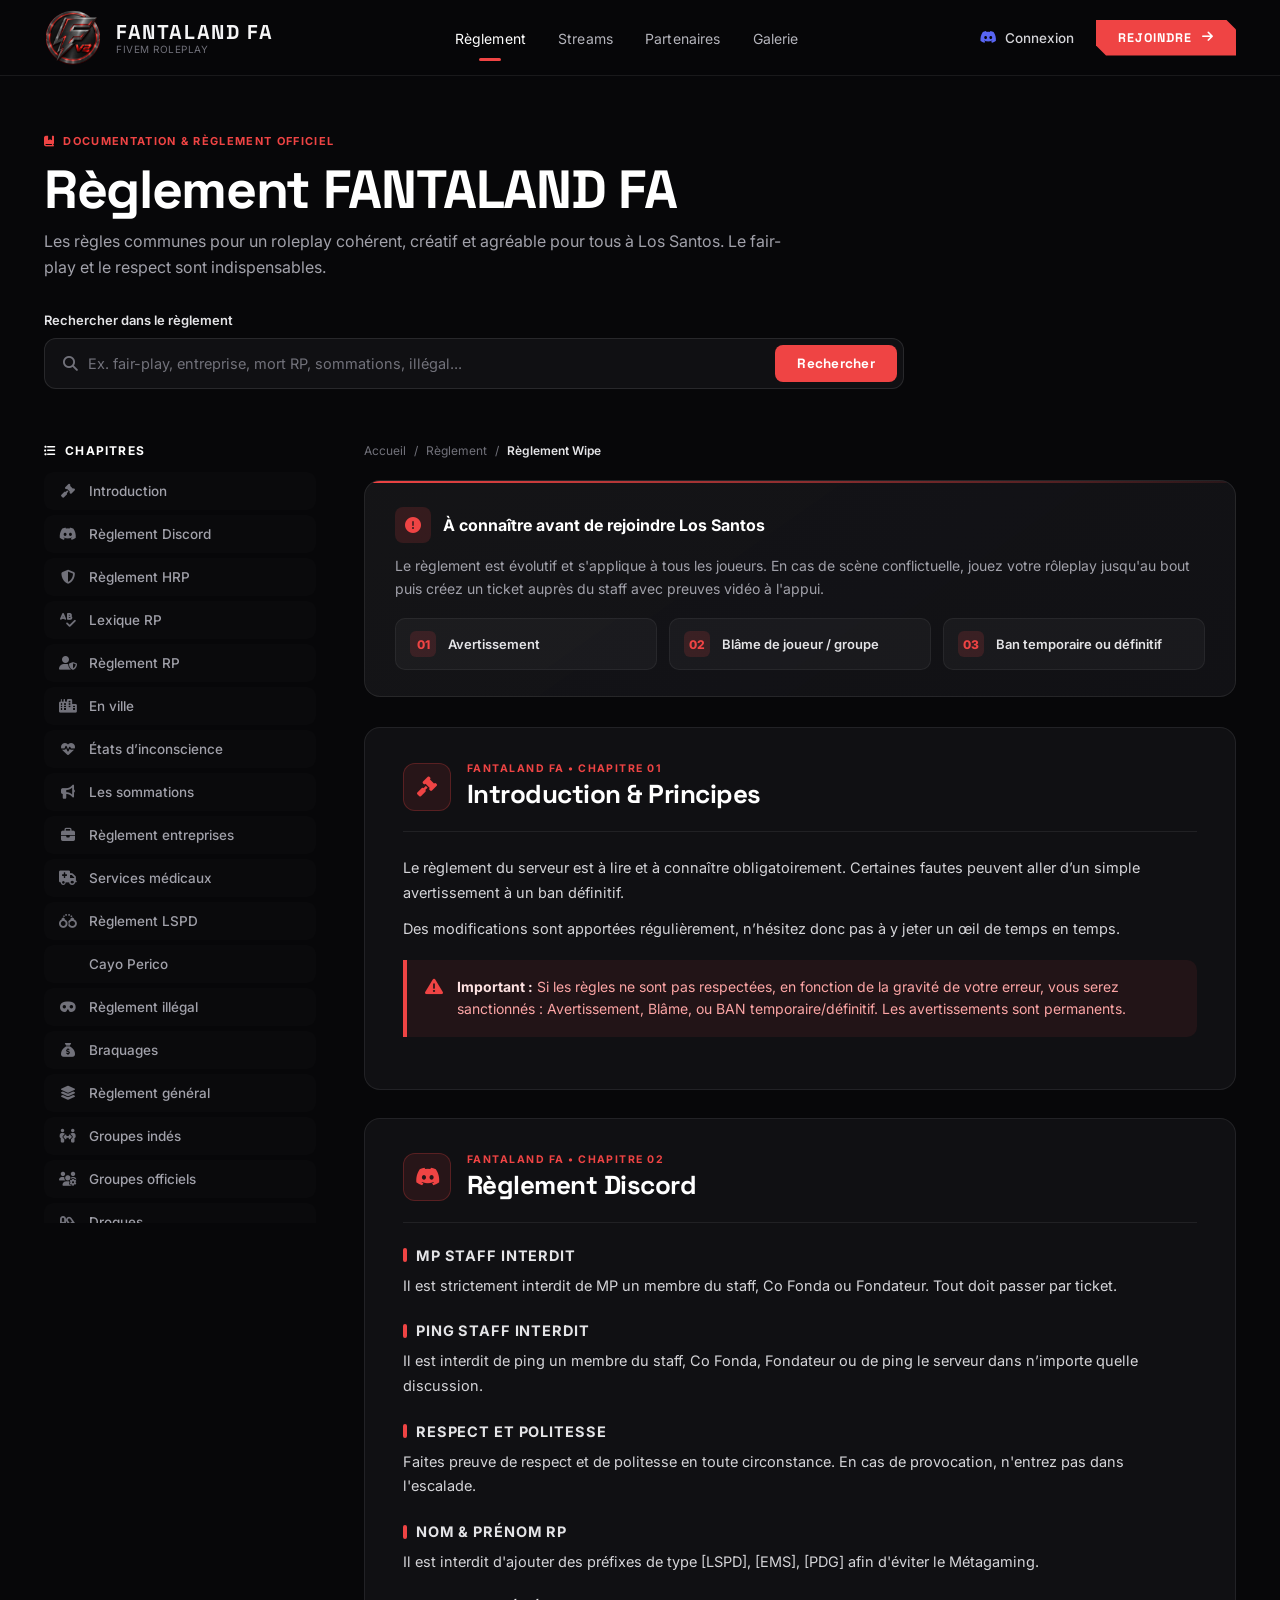
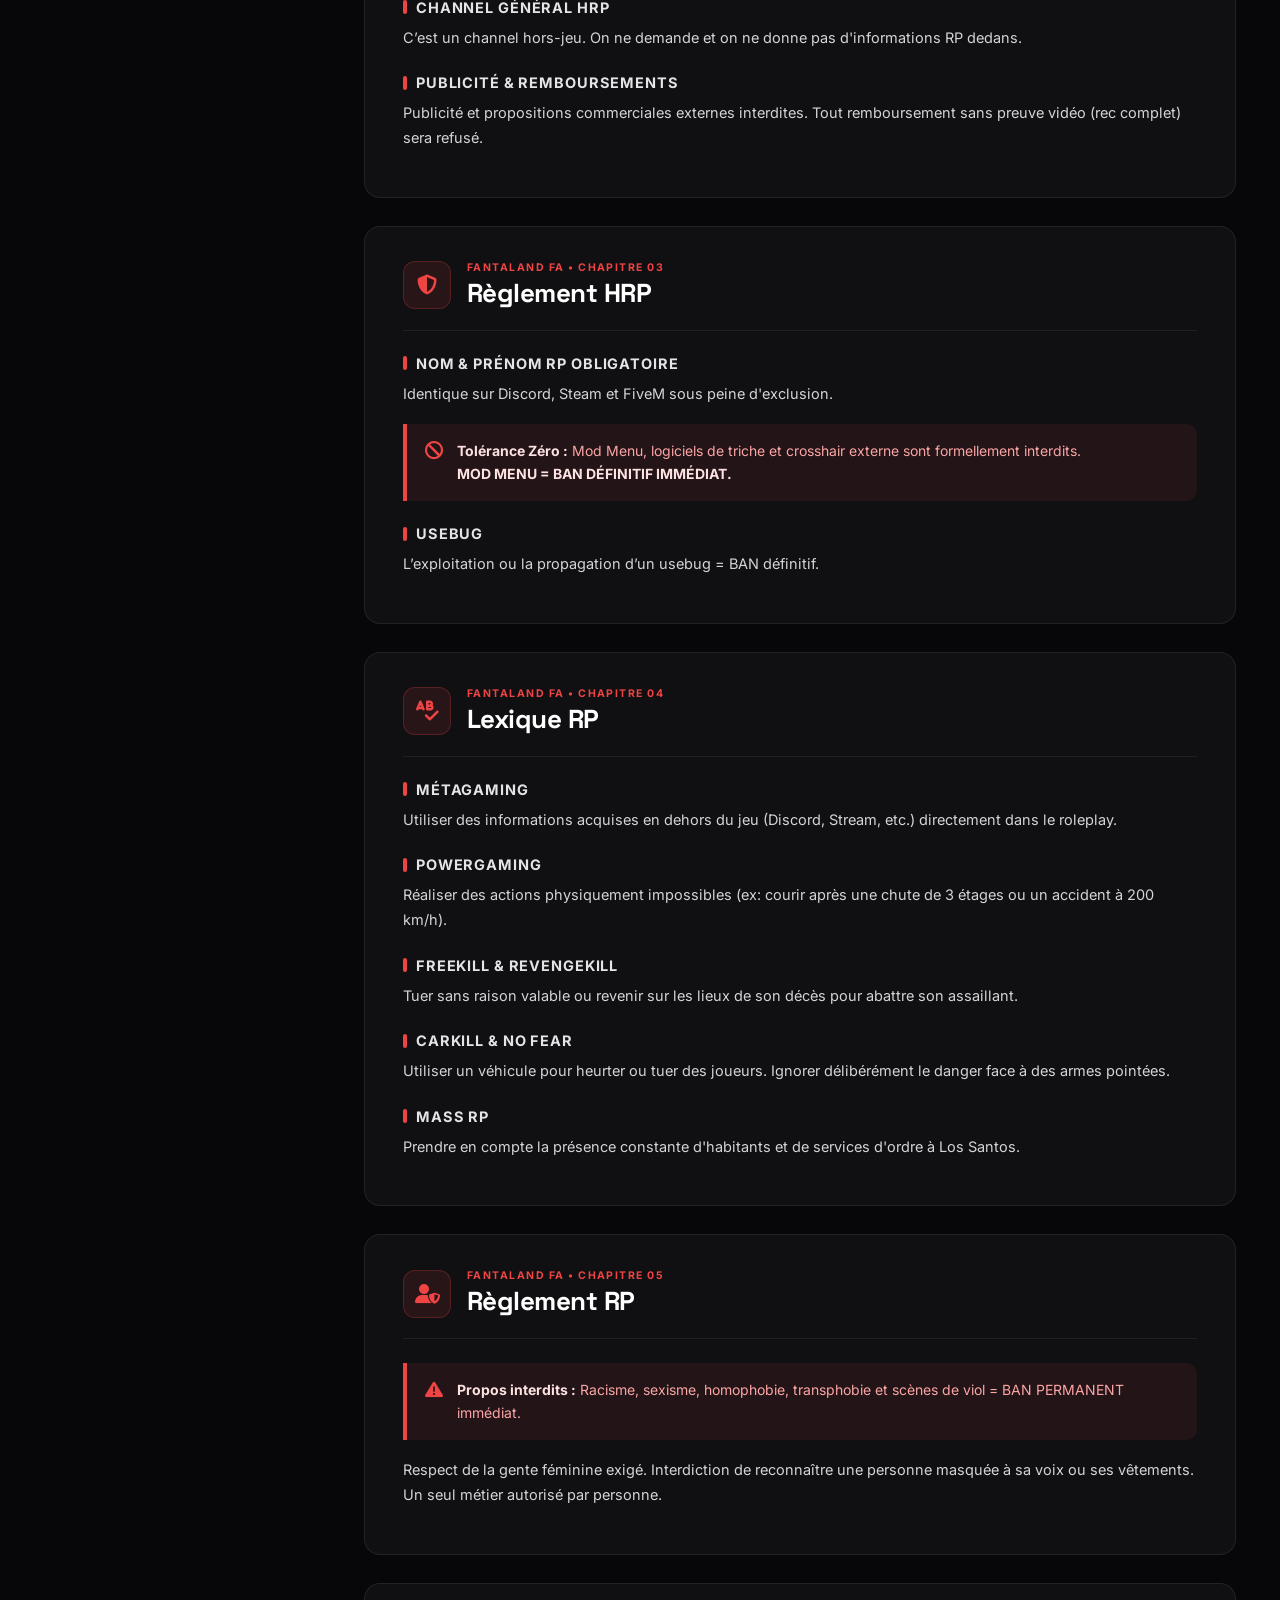
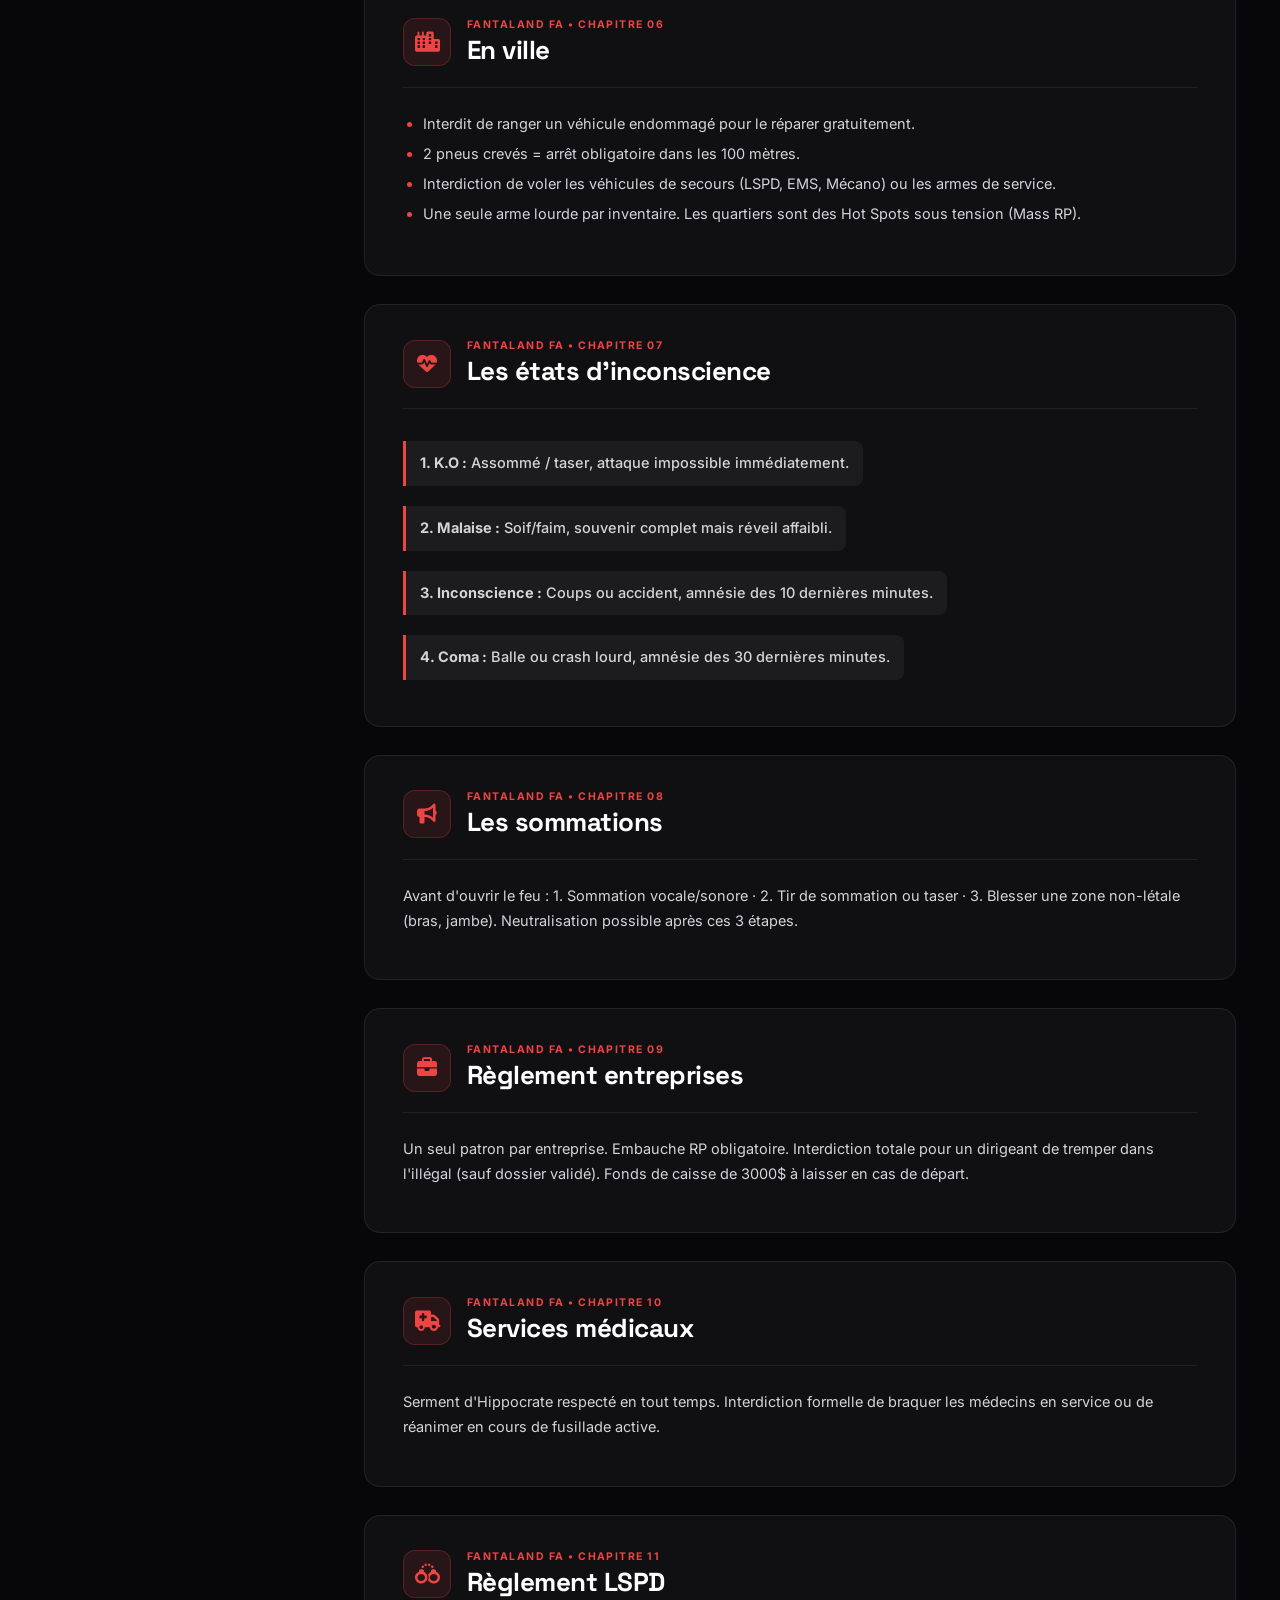
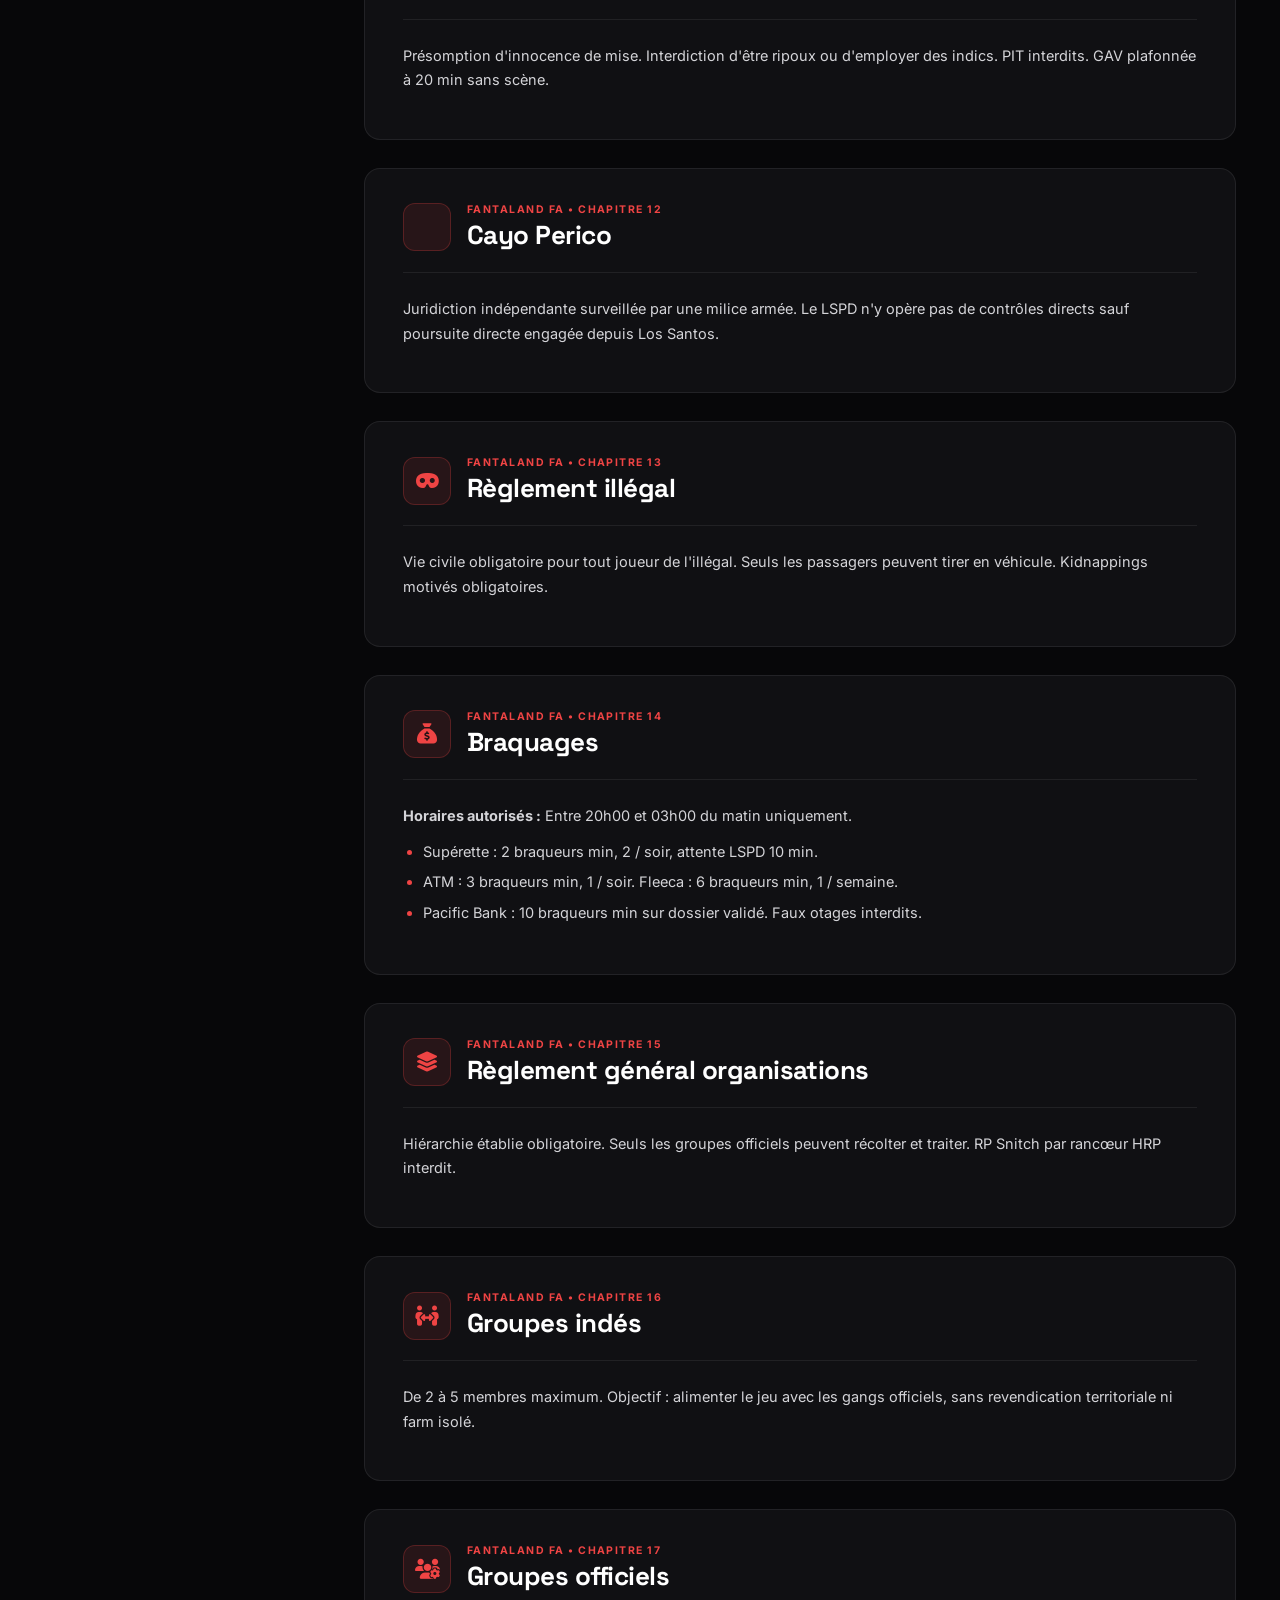
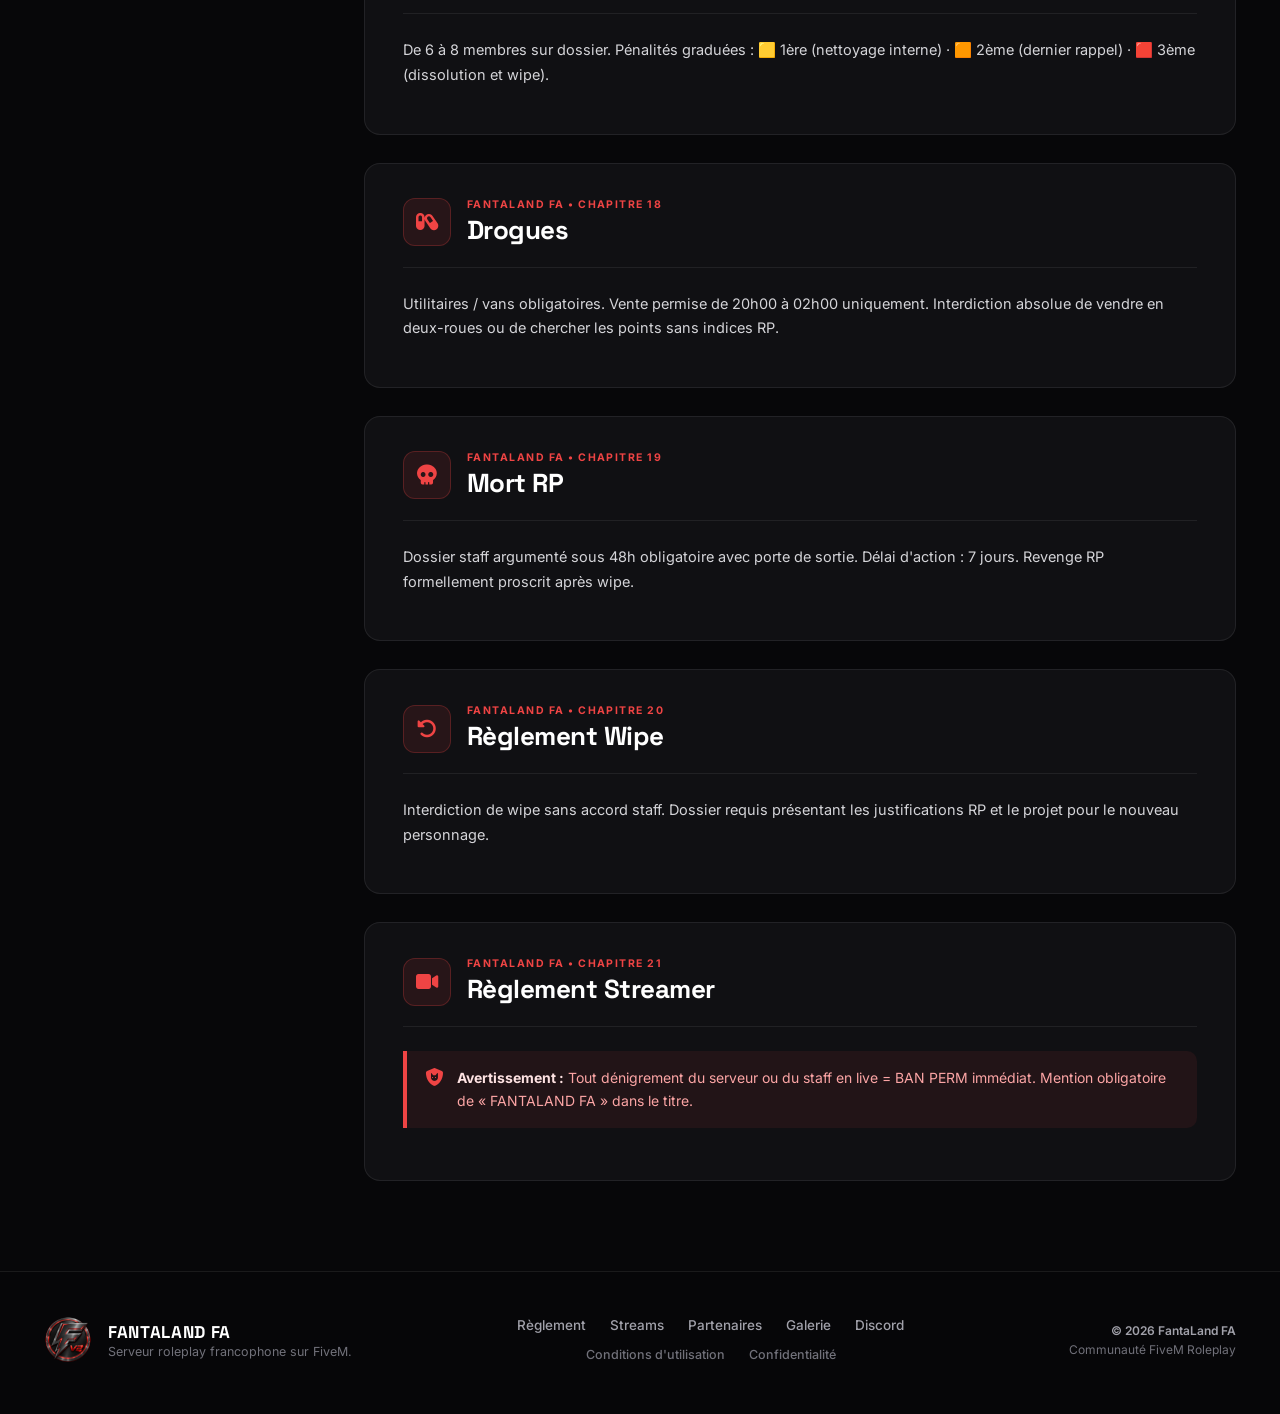
<file: reglement.html>
<!DOCTYPE html>
<html lang="fr">

<head>
    <meta charset="UTF-8">
    <meta name="viewport" content="width=device-width, initial-scale=1.0">
    <title>Règlement - FantaLand FA · FiveM Roleplay</title>
    <link rel="preconnect" href="https://fonts.googleapis.com">
    <link rel="preconnect" href="https://fonts.gstatic.com" crossorigin>
    <link
        href="https://fonts.googleapis.com/css2?family=Anton&family=Inter:wght@300;400;500;600;700;800&family=Space+Grotesk:wght@600;700;800&display=swap"
        rel="stylesheet">
    <link rel="stylesheet" href="https://cdnjs.cloudflare.com/ajax/libs/font-awesome/6.5.1/css/all.min.css">
    <link rel="stylesheet" href="discord-auth.css">

    <style>
        :root {
            --bg-page: #070709;
            --bg-surface: #0e0e11;
            --card-bg: rgba(18, 18, 22, 0.85);
            --card-border: rgba(255, 255, 255, 0.08);
            --text-main: #f4f4f5;
            --text-muted: #a1a1aa;
            --text-sub: #71717a;
            --accent: #ef4444;
            --accent-hover: #dc2626;
            --accent-glow: rgba(239, 68, 68, 0.35);
        }

        * {
            box-sizing: border-box;
            margin: 0;
            padding: 0;
        }

        html {
            scroll-behavior: smooth;
        }

        body {
            background-color: var(--bg-page);
            color: var(--text-main);
            font-family: 'Inter', -apple-system, BlinkMacSystemFont, sans-serif;
            min-height: 100vh;
            display: flex;
            flex-direction: column;
            overflow-x: hidden;
            -webkit-font-smoothing: antialiased;
        }

        /* TOPBAR EXACTE PIXELAR */
        .topbar {
            position: fixed;
            top: 0;
            left: 0;
            right: 0;
            height: 76px;
            background: rgba(7, 7, 9, 0.85);
            border-bottom: 1px solid rgba(255, 255, 255, 0.08);
            display: flex;
            align-items: center;
            justify-content: space-between;
            padding: 0 44px;
            z-index: 100;
        }

        .brand {
            display: flex;
            align-items: center;
            gap: 14px;
            text-decoration: none;
            color: inherit;
        }

        .brand-logo-img {
            width: 58px;
            height: 58px;
            object-fit: contain;
            background: transparent;
            border: none;
            border-radius: 0;
            transition: transform 0.2s ease;
        }

        .brand:hover .brand-logo-img {
            transform: scale(1.06);
        }

        .brand-title-box {
            display: flex;
            flex-direction: column;
        }

        .brand-title {
            font-family: 'Space Grotesk', sans-serif;
            font-weight: 800;
            font-size: 20px;
            letter-spacing: 0.08em;
            display: flex;
            align-items: center;
            gap: 7px;
            line-height: 1.1;
        }

        .badge-semiwl {
            color: #ef4444;
            font-size: 11.5px;
            font-weight: 800;
            letter-spacing: 0.06em;
        }

        .brand-subtitle {
            font-size: 10px;
            color: var(--text-sub);
            text-transform: uppercase;
            letter-spacing: 0.05em;
        }

        .nav-links {
            display: flex;
            align-items: center;
            gap: 32px;
            list-style: none;
        }

        .nav-link {
            color: #b4b4bb;
            text-decoration: none;
            font-size: 14px;
            font-weight: 400;
            letter-spacing: 0.01em;
            transition: color 0.18s ease;
            position: relative;
            padding: 6px 0;
        }

        .nav-link:hover,
        .nav-link.active {
            color: #ffffff;
        }

        .nav-link.active::after {
            content: "";
            position: absolute;
            bottom: -8px;
            left: 50%;
            transform: translateX(-50%);
            width: 22px;
            height: 3px;
            border-radius: 3px;
            background: var(--accent);
        }

        .header-right {
            display: flex;
            align-items: center;
            gap: 22px;
        }

        .link-connexion {
            display: flex;
            align-items: center;
            gap: 8px;
            color: #d4d4d8;
            text-decoration: none;
            font-size: 13.5px;
            font-weight: 500;
            transition: color 0.18s;
        }

        .link-connexion:hover {
            color: #fff;
        }

        .btn-rejoindre-cut {
            display: inline-flex;
            align-items: center;
            gap: 10px;
            background: var(--accent);
            color: #ffffff !important;
            padding: 10px 22px;
            font-family: 'Space Grotesk', sans-serif;
            font-weight: 800;
            font-size: 12.5px;
            letter-spacing: 0.08em;
            text-decoration: none;
            clip-path: polygon(0 0, calc(100% - 10px) 0, 100% 10px, 100% 100%, 10px 100%, 0 calc(100% - 10px));
            transition: all 0.2s ease;
        }

        .btn-rejoindre-cut:hover {
            background: var(--accent-hover);
            transform: translateY(-1px);
            color: #ffffff !important;
        }

        /* BANNIÈRE RÈGLEMENT PIXELAR */
        .reglement-page-banner {
            margin-top: 76px;
            padding: 58px 44px 34px;
            max-width: 1400px;
            margin-left: auto;
            margin-right: auto;
            width: 100%;
        }

        .banner-kicker {
            color: var(--accent);
            font-size: 11px;
            font-weight: 700;
            text-transform: uppercase;
            letter-spacing: 0.12em;
            margin-bottom: 12px;
            display: flex;
            align-items: center;
            gap: 8px;
        }

        .banner-title {
            font-family: 'Space Grotesk', sans-serif;
            font-size: clamp(38px, 4.2vw, 56px);
            font-weight: 800;
            color: #ffffff;
            letter-spacing: -0.025em;
            line-height: 1.1;
            margin-bottom: 10px;
        }

        .banner-desc {
            color: var(--text-muted);
            font-size: 16px;
            line-height: 1.6;
            max-width: 760px;
        }

        /* BARRE DE RECHERCHE DANS LE RÈGLEMENT */
        .search-area-wrapper {
            margin-top: 32px;
            max-width: 860px;
        }

        .search-area-label {
            display: block;
            font-size: 13px;
            font-weight: 600;
            color: #e4e4e7;
            margin-bottom: 10px;
        }

        .search-box-row {
            display: flex;
            align-items: center;
            background: rgba(18, 18, 22, 0.9);
            border: 1px solid rgba(255, 255, 255, 0.1);
            border-radius: 12px;
            padding: 6px 6px 6px 18px;
            transition: all 0.2s ease;
        }

        .search-box-row:focus-within {
            border-color: var(--accent);
        }

        .search-icon-inline {
            color: var(--text-sub);
            font-size: 15px;
            margin-right: 10px;
        }

        .search-input-field {
            flex: 1;
            background: transparent;
            border: none;
            color: #fff;
            font-size: 15px;
            font-family: inherit;
            outline: none;
        }

        .search-input-field::placeholder {
            color: #71717a;
            font-size: 14.5px;
        }

        .search-action-btn {
            background: var(--accent);
            color: #ffffff;
            font-family: 'Space Grotesk', sans-serif;
            font-weight: 700;
            font-size: 13.5px;
            letter-spacing: 0.02em;
            padding: 10px 22px;
            border: none;
            border-radius: 8px;
            cursor: pointer;
            transition: background 0.2s, transform 0.15s;
        }

        .search-action-btn:hover {
            background: var(--accent-hover);
            transform: translateY(-1px);
        }

        /* DISPOSITION PRINCIPALE PIXELAR (2 COLONNES) */
        .docs-main-grid {
            max-width: 1400px;
            margin: 0 auto;
            width: 100%;
            padding: 20px 44px 90px;
            display: grid;
            grid-template-columns: 280px minmax(0, 1fr);
            gap: 40px;
            align-items: start;
        }

        /* COLONNE GAUCHE : SIDEBAR CHAPITRES */
        .sidebar-panel {
            position: sticky;
            top: 96px;
            max-height: calc(100vh - 120px);
            overflow-y: auto;
            padding-right: 8px;
        }

        .sidebar-panel::-webkit-scrollbar {
            width: 4px;
        }

        .sidebar-panel::-webkit-scrollbar-thumb {
            background: rgba(255, 255, 255, 0.15);
            border-radius: 4px;
        }

        .sidebar-group-title {
            font-size: 12px;
            font-weight: 700;
            text-transform: uppercase;
            letter-spacing: 0.1em;
            color: #ffffff;
            margin-bottom: 14px;
            display: flex;
            align-items: center;
            gap: 8px;
        }

        .sidebar-menu-list {
            display: flex;
            flex-direction: column;
            gap: 5px;
            list-style: none;
        }

        .sidebar-item-btn {
            display: flex;
            align-items: center;
            gap: 12px;
            padding: 10px 14px;
            border-radius: 9px;
            color: #a1a1aa;
            text-decoration: none;
            font-size: 13.5px;
            font-weight: 500;
            transition: all 0.18s ease;
            border: 1px solid transparent;
            background: rgba(255, 255, 255, 0.015);
        }

        .sidebar-item-btn i {
            width: 18px;
            text-align: center;
            font-size: 14px;
            color: var(--text-sub);
            transition: color 0.18s;
        }

        .sidebar-item-btn:hover {
            background: rgba(255, 255, 255, 0.05);
            color: #ffffff;
        }

        .sidebar-item-btn:hover i {
            color: var(--accent);
        }

        .sidebar-item-btn.active {
            background: rgba(239, 68, 68, 0.14);
            color: #ffffff;
            border-color: rgba(239, 68, 68, 0.35);
            font-weight: 600;
        }

        .sidebar-item-btn.active i {
            color: var(--accent);
        }

        /* COLONNE DROITE : CONTENU DES RÈGLES */
        .content-area-col {
            min-width: 0;
        }

        /* Fil d'ariane Pixelar */
        .breadcrumb-bar {
            display: flex;
            align-items: center;
            gap: 8px;
            font-size: 12px;
            color: var(--text-sub);
            margin-bottom: 22px;
        }

        .breadcrumb-bar a {
            color: var(--text-sub);
            text-decoration: none;
            transition: color 0.18s;
        }

        .breadcrumb-bar a:hover {
            color: #ffffff;
        }

        .breadcrumb-bar span.active-crumb {
            color: #e4e4e7;
            font-weight: 600;
        }

        /* Box d'alerte / clé Pixelar */
        .key-info-box {
            background: linear-gradient(145deg, rgba(24, 24, 27, 0.8) 0%, rgba(18, 18, 22, 0.95) 100%);
            border: 1px solid rgba(255, 255, 255, 0.08);
            border-radius: 16px;
            padding: 26px 30px;
            margin-bottom: 30px;
            position: relative;
            overflow: hidden;
        }

        .key-info-box::before {
            content: "";
            position: absolute;
            top: 0;
            left: 0;
            width: 100%;
            height: 2px;
            background: linear-gradient(90deg, var(--accent) 0%, rgba(239, 68, 68, 0.1) 100%);
        }

        .key-info-header {
            display: flex;
            align-items: center;
            gap: 12px;
            margin-bottom: 12px;
        }

        .key-info-icon {
            width: 36px;
            height: 36px;
            border-radius: 8px;
            background: rgba(239, 68, 68, 0.15);
            color: var(--accent);
            display: flex;
            align-items: center;
            justify-content: center;
            font-size: 16px;
        }

        .key-info-title {
            font-size: 16px;
            font-weight: 700;
            color: #fff;
        }

        .key-info-text {
            color: var(--text-muted);
            font-size: 14px;
            margin-bottom: 18px;
            line-height: 1.6;
        }

        .sanctions-grid {
            display: grid;
            grid-template-columns: repeat(auto-fit, minmax(200px, 1fr));
            gap: 12px;
        }

        .sanction-pill {
            background: rgba(255, 255, 255, 0.035);
            border: 1px solid rgba(255, 255, 255, 0.06);
            border-radius: 10px;
            padding: 12px 14px;
            display: flex;
            align-items: center;
            gap: 12px;
            font-size: 13px;
            font-weight: 600;
            color: #e4e4e7;
        }

        .sanction-num {
            width: 26px;
            height: 26px;
            border-radius: 6px;
            background: rgba(239, 68, 68, 0.15);
            color: var(--accent);
            display: flex;
            align-items: center;
            justify-content: center;
            font-size: 12px;
            font-weight: 800;
            flex-shrink: 0;
        }

        /* CARTES DE RÈGLEMENT DÉTAILLÉES */
        .rules-feed {
            display: flex;
            flex-direction: column;
            gap: 28px;
        }

        .rule-card {
            background: var(--card-bg);
            border: 1px solid var(--card-border);
            border-radius: 16px;
            padding: 34px 38px;
            scroll-margin-top: 100px;
            transition: border-color 0.2s ease, transform 0.15s ease;
        }

        .rule-card:hover {
            border-color: rgba(255, 255, 255, 0.15);
        }

        .card-header-wrapper {
            display: flex;
            align-items: center;
            justify-content: space-between;
            border-bottom: 1px solid rgba(255, 255, 255, 0.07);
            padding-bottom: 20px;
            margin-bottom: 24px;
        }

        .card-title-group {
            display: flex;
            align-items: center;
            gap: 16px;
        }

        .card-icon-box {
            width: 48px;
            height: 48px;
            border-radius: 12px;
            background: rgba(239, 68, 68, 0.1);
            border: 1px solid rgba(239, 68, 68, 0.25);
            color: var(--accent);
            display: flex;
            align-items: center;
            justify-content: center;
            font-size: 20px;
            flex-shrink: 0;
        }

        .card-title-text {
            display: flex;
            flex-direction: column;
        }

        .card-kicker {
            font-size: 10.5px;
            font-weight: 700;
            color: var(--accent);
            letter-spacing: 0.14em;
            text-transform: uppercase;
            margin-bottom: 2px;
        }

        .rule-card h2 {
            font-family: 'Space Grotesk', sans-serif;
            font-size: 26px;
            font-weight: 800;
            color: #fff;
            letter-spacing: -0.02em;
        }

        .rule-card h3 {
            font-size: 14.5px;
            font-weight: 700;
            text-transform: uppercase;
            letter-spacing: 0.06em;
            color: #e4e4e7;
            margin: 24px 0 10px;
            display: flex;
            align-items: center;
            gap: 9px;
        }

        .rule-card h3::before {
            content: "";
            width: 4px;
            height: 14px;
            border-radius: 2px;
            background: var(--accent);
            display: inline-block;
        }

        .rule-card p {
            color: #d4d4d8;
            font-size: 14.5px;
            line-height: 1.7;
            margin-bottom: 12px;
        }

        .rule-card ul {
            margin: 10px 0 16px 20px;
            color: #d4d4d8;
            font-size: 14.5px;
        }

        .rule-card li {
            margin-bottom: 7px;
            line-height: 1.6;
        }

        .rule-card li::marker {
            color: var(--accent);
        }

        .callout {
            background: rgba(255, 255, 255, 0.03);
            border-left: 4px solid var(--accent);
            border-radius: 0 10px 10px 0;
            padding: 16px 18px;
            margin: 18px 0;
            display: flex;
            gap: 14px;
            align-items: flex-start;
            font-size: 14px;
            line-height: 1.6;
        }

        .callout-icon {
            font-size: 18px;
            margin-top: 2px;
            flex-shrink: 0;
        }

        .callout-warning {
            border-left-color: #ef4444;
            background: rgba(239, 68, 68, 0.08);
            color: #fca5a5;
        }

        .callout-warning .callout-icon {
            color: #ef4444;
        }

        .callout-warning strong {
            color: #fee2e2;
        }

        .rule-pill-badge {
            display: inline-block;
            background: rgba(255, 255, 255, 0.05);
            border-left: 3px solid var(--accent);
            padding: 10px 14px;
            border-radius: 0 8px 8px 0;
            font-size: 14px;
            color: #e4e4e7;
            margin: 8px 0;
            font-weight: 500;
        }

        .empty-search-state {
            display: none;
            background: var(--card-bg);
            border: 1px dashed rgba(255, 255, 255, 0.15);
            border-radius: 16px;
            padding: 50px 30px;
            text-align: center;
            color: var(--text-muted);
        }

        /* FOOTER PIXELAR EXACT */
        .footer {
            background: #060608;
            border-top: 1px solid rgba(255, 255, 255, 0.08);
            padding: 44px 44px 50px;
            margin-top: auto;
            position: relative;
            z-index: 10;
        }

        .footer-container {
            max-width: 1400px;
            margin: 0 auto;
            display: grid;
            grid-template-columns: auto 1fr auto;
            align-items: center;
            gap: 40px;
        }

        .footer-left {
            display: flex;
            align-items: center;
            gap: 16px;
        }

        .footer-logo-img {
            width: 48px;
            height: 48px;
            object-fit: contain;
        }

        .footer-brand-title {
            font-family: 'Space Grotesk', sans-serif;
            font-size: 17px;
            font-weight: 800;
            color: #ffffff;
            letter-spacing: 0.04em;
            display: flex;
            align-items: center;
            gap: 6px;
            line-height: 1.2;
        }

        .footer-brand-sub {
            font-size: 12.5px;
            color: #71717a;
            margin-top: 2px;
        }

        .footer-center {
            display: flex;
            flex-direction: column;
            align-items: center;
            justify-content: center;
            gap: 12px;
        }

        .footer-nav-row {
            display: flex;
            align-items: center;
            justify-content: center;
            gap: 24px;
            flex-wrap: wrap;
        }

        .footer-link {
            color: #a1a1aa;
            text-decoration: none;
            font-size: 13.5px;
            font-weight: 500;
            transition: color 0.18s ease, text-decoration-color 0.18s ease;
            position: relative;
            padding-bottom: 2px;
        }

        .footer-link:hover {
            color: #ffffff;
            text-decoration: underline;
            text-decoration-color: #ef4444;
            text-decoration-thickness: 2px;
            text-underline-offset: 5px;
        }

        .footer-link-sub {
            color: #71717a;
            font-size: 12.5px;
        }

        .footer-link-sub:hover {
            color: #ffffff;
            text-decoration: underline;
            text-decoration-color: #ef4444;
            text-decoration-thickness: 2px;
            text-underline-offset: 5px;
        }

        .footer-right {
            text-align: right;
            font-size: 12px;
            color: #71717a;
            line-height: 1.6;
        }

        .footer-copyright {
            color: #a1a1aa;
            font-weight: 600;
        }

        .footer-credit {
            color: #71717a;
        }

        /* RESPONSIVE */
        @media (max-width: 1080px) {
            .docs-main-grid {
                grid-template-columns: 1fr;
            }

            .sidebar-panel {
                position: relative;
                top: 0;
                max-height: none;
            }

            .sidebar-menu-list {
                display: grid;
                grid-template-columns: repeat(auto-fill, minmax(220px, 1fr));
            }

            .footer-container {
                grid-template-columns: 1fr;
                text-align: center;
                gap: 24px;
            }

            .footer-left {
                justify-content: center;
            }

            .footer-right {
                text-align: center;
            }
        }

        @media (max-width: 640px) {
            .topbar {
                height: 65px;
                padding: 0 16px;
            }

            .reglement-page-banner {
                padding: 30px 16px 20px;
            }

            .docs-main-grid {
                padding: 10px 16px 60px;
            }

            .link-connexion {
                display: none;
            }

            .btn-rejoindre-cut {
                padding: 8px 16px;
                font-size: 11px;
            }

            .rule-card {
                padding: 22px 18px;
            }
        }
    </style>
</head>

<body>

    <!-- TOPBAR EXACTE PIXELAR -->
    <header class="topbar">
        <a href="index.html" class="brand">
            <img src="FantaLandFA.png" alt="Logo FantaLand" class="brand-logo-img">
            <div class="brand-title-box">
                <div class="brand-title">FANTALAND FA</div>
                <span class="brand-subtitle">FiveM Roleplay</span>
            </div>
        </a>

        <!-- Menu horizontal central Pixelar -->
        <ul class="nav-links">
            <li><a href="reglement.html" class="nav-link active">Règlement</a></li>
            <li><a href="streams.html" class="nav-link">Streams</a></li>
            <li><a href="partenaires.html" class="nav-link">Partenaires</a></li>
            <li><a href="galerie.html" class="nav-link">Galerie</a></li>
        </ul>

        <!-- Connexion & Bouton biseauté REJOINDRE -->
        <div class="header-right">
            <a href="https://discord.gg/66PMysp5nz" target="_blank" rel="noopener" class="link-connexion">
                <i class="fa-regular fa-user"></i>
                <span>Connexion</span>
            </a>
            <a href="https://discord.gg/66PMysp5nz" target="_blank" rel="noopener" class="btn-rejoindre-cut">
                <span>REJOINDRE</span>
                <i class="fa-solid fa-arrow-right"></i>
            </a>
        </div>
    </header>

    <!-- BANNIÈRE D'EN-TÊTE DE LA PAGE RÈGLEMENT (STYLE PIXELAR.FR/REGLEMENT) -->
    <div class="reglement-page-banner">
        <div class="banner-kicker">
            <i class="fa-solid fa-book-bookmark"></i>
            <span>Documentation &amp; Règlement Officiel</span>
        </div>
        <h1 class="banner-title">Règlement FANTALAND FA</h1>
        <p class="banner-desc">
            Les règles communes pour un roleplay cohérent, créatif et agréable pour tous à Los Santos. Le fair-play et
            le respect sont indispensables.
        </p>

        <!-- Barre de recherche -->
        <div class="search-area-wrapper">
            <label for="search-input" class="search-area-label">Rechercher dans le règlement</label>
            <div class="search-box-row">
                <i class="fa-solid fa-magnifying-glass search-icon-inline"></i>
                <input type="search" id="search-input" class="search-input-field"
                    placeholder="Ex. fair-play, entreprise, mort RP, sommations, illégal..."
                    aria-label="Rechercher une règle">
                <button type="button" id="search-btn" class="search-action-btn">Rechercher</button>
            </div>
        </div>
    </div>

    <!-- MAIN GRID 2 COLONNES (SIDEBAR + FEED DE RÈGLEMENT) -->
    <main class="docs-main-grid">

        <!-- SIDEBAR GAUCHE (CHAPITRES) -->
        <aside class="sidebar-panel">
            <div class="sidebar-group-title">
                <i class="fa-solid fa-list-ul"></i>
                <span>Chapitres</span>
            </div>
            <nav class="sidebar-menu-list">
                <a href="#section-0" class="sidebar-item-btn active"><i
                        class="fa-solid fa-gavel"></i><span>Introduction</span></a>
                <a href="#section-1" class="sidebar-item-btn"><i class="fa-brands fa-discord"></i><span>Règlement
                        Discord</span></a>
                <a href="#section-2" class="sidebar-item-btn"><i class="fa-solid fa-shield-halved"></i><span>Règlement
                        HRP</span></a>
                <a href="#section-3" class="sidebar-item-btn"><i class="fa-solid fa-spell-check"></i><span>Lexique
                        RP</span></a>
                <a href="#section-4" class="sidebar-item-btn"><i class="fa-solid fa-user-shield"></i><span>Règlement
                        RP</span></a>
                <a href="#section-5" class="sidebar-item-btn"><i class="fa-solid fa-city"></i><span>En ville</span></a>
                <a href="#section-6" class="sidebar-item-btn"><i class="fa-solid fa-heart-pulse"></i><span>États
                        d’inconscience</span></a>
                <a href="#section-7" class="sidebar-item-btn"><i class="fa-solid fa-bullhorn"></i><span>Les
                        sommations</span></a>
                <a href="#section-8" class="sidebar-item-btn"><i class="fa-solid fa-briefcase"></i><span>Règlement
                        entreprises</span></a>
                <a href="#section-9" class="sidebar-item-btn"><i class="fa-solid fa-truck-medical"></i><span>Services
                        médicaux</span></a>
                <a href="#section-10" class="sidebar-item-btn"><i class="fa-solid fa-handcuffs"></i><span>Règlement
                        LSPD</span></a>
                <a href="#section-11" class="sidebar-item-btn"><i class="fa-solid fa-island-tropical"></i><span>Cayo
                        Perico</span></a>
                <a href="#section-12" class="sidebar-item-btn"><i class="fa-solid fa-mask"></i><span>Règlement
                        illégal</span></a>
                <a href="#section-13" class="sidebar-item-btn"><i
                        class="fa-solid fa-sack-dollar"></i><span>Braquages</span></a>
                <a href="#section-14" class="sidebar-item-btn"><i class="fa-solid fa-layer-group"></i><span>Règlement
                        général</span></a>
                <a href="#section-15" class="sidebar-item-btn"><i class="fa-solid fa-people-arrows"></i><span>Groupes
                        indés</span></a>
                <a href="#section-16" class="sidebar-item-btn"><i class="fa-solid fa-users-gear"></i><span>Groupes
                        officiels</span></a>
                <a href="#section-17" class="sidebar-item-btn"><i
                        class="fa-solid fa-capsules"></i><span>Drogues</span></a>
                <a href="#section-18" class="sidebar-item-btn"><i class="fa-solid fa-skull"></i><span>Règlement mort
                        RP</span></a>
                <a href="#section-19" class="sidebar-item-btn"><i class="fa-solid fa-rotate-left"></i><span>Règlement
                        Wipe</span></a>
                <a href="#section-20" class="sidebar-item-btn"><i class="fa-solid fa-video"></i><span>Règlement
                        Streamer</span></a>
            </nav>
        </aside>

        <!-- COLONNE CONTENU PRINCIPAL -->
        <div class="content-area-col">

            <!-- Breadcrumb Pixelar -->
            <div class="breadcrumb-bar">
                <a href="index.html">Accueil</a>
                <span>/</span>
                <span>Règlement</span>
                <span>/</span>
                <span class="active-crumb" id="breadcrumb-current">Introduction</span>
            </div>

            <!-- CARD INFO CLÉS -->
            <div class="key-info-box">
                <div class="key-info-header">
                    <div class="key-info-icon"><i class="fa-solid fa-circle-exclamation"></i></div>
                    <div class="key-info-title">À connaître avant de rejoindre Los Santos</div>
                </div>
                <p class="key-info-text">
                    Le règlement est évolutif et s'applique à tous les joueurs. En cas de scène conflictuelle, jouez
                    votre rôleplay jusqu'au bout puis créez un ticket auprès du staff avec preuves vidéo à l'appui.
                </p>
                <div class="sanctions-grid">
                    <div class="sanction-pill">
                        <span class="sanction-num">01</span>
                        <span>Avertissement</span>
                    </div>
                    <div class="sanction-pill">
                        <span class="sanction-num">02</span>
                        <span>Blâme de joueur / groupe</span>
                    </div>
                    <div class="sanction-pill">
                        <span class="sanction-num">03</span>
                        <span>Ban temporaire ou définitif</span>
                    </div>
                </div>
            </div>

            <!-- FLUX DE CARTES DE RÈGLEMENT -->
            <div class="rules-feed">

                <!-- CHAPITRE 0 -->
                <section class="rule-card" id="section-0" data-title="règlement fantaland introduction">
                    <div class="card-header-wrapper">
                        <div class="card-title-group">
                            <div class="card-icon-box"><i class="fa-solid fa-gavel"></i></div>
                            <div class="card-title-text">
                                <span class="card-kicker">FANTALAND FA • Chapitre 01</span>
                                <h2>Introduction &amp; Principes</h2>
                            </div>
                        </div>
                    </div>
                    <p>Le règlement du serveur est à lire et à connaître obligatoirement. Certaines fautes peuvent aller
                        d’un simple avertissement à un ban définitif.</p>
                    <p>Des modifications sont apportées régulièrement, n’hésitez donc pas à y jeter un œil de temps en
                        temps.</p>
                    <div class="callout callout-warning">
                        <i class="fa-solid fa-triangle-exclamation callout-icon"></i>
                        <div>
                            <strong>Important :</strong> Si les règles ne sont pas respectées, en fonction de la gravité
                            de votre erreur, vous serez sanctionnés : Avertissement, Blâme, ou BAN temporaire/définitif.
                            Les avertissements sont permanents.
                        </div>
                    </div>
                </section>

                <!-- CHAPITRE 1 -->
                <section class="rule-card" id="section-1" data-title="règlement discord mp ping staff">
                    <div class="card-header-wrapper">
                        <div class="card-title-group">
                            <div class="card-icon-box"><i class="fa-brands fa-discord"></i></div>
                            <div class="card-title-text">
                                <span class="card-kicker">FANTALAND FA • Chapitre 02</span>
                                <h2>Règlement Discord</h2>
                            </div>
                        </div>
                    </div>
                    <h3>MP Staff Interdit</h3>
                    <p>Il est strictement interdit de MP un membre du staff, Co Fonda ou Fondateur. Tout doit passer par
                        ticket.</p>
                    <h3>Ping Staff Interdit</h3>
                    <p>Il est interdit de ping un membre du staff, Co Fonda, Fondateur ou de ping le serveur dans
                        n’importe quelle discussion.</p>
                    <h3>Respect et Politesse</h3>
                    <p>Faites preuve de respect et de politesse en toute circonstance. En cas de provocation, n'entrez
                        pas dans l'escalade.</p>
                    <h3>Nom &amp; Prénom RP</h3>
                    <p>Il est interdit d'ajouter des préfixes de type [LSPD], [EMS], [PDG] afin d'éviter le Métagaming.
                    </p>
                    <h3>Channel Général HRP</h3>
                    <p>C’est un channel hors-jeu. On ne demande et on ne donne pas d'informations RP dedans.</p>
                    <h3>Publicité &amp; Remboursements</h3>
                    <p>Publicité et propositions commerciales externes interdites. Tout remboursement sans preuve vidéo
                        (rec complet) sera refusé.</p>
                </section>

                <!-- CHAPITRE 2 -->
                <section class="rule-card" id="section-2" data-title="règlement hrp cheat mod menu usebug">
                    <div class="card-header-wrapper">
                        <div class="card-title-group">
                            <div class="card-icon-box"><i class="fa-solid fa-shield-halved"></i></div>
                            <div class="card-title-text">
                                <span class="card-kicker">FANTALAND FA • Chapitre 03</span>
                                <h2>Règlement HRP</h2>
                            </div>
                        </div>
                    </div>
                    <h3>Nom &amp; Prénom RP Obligatoire</h3>
                    <p>Identique sur Discord, Steam et FiveM sous peine d'exclusion.</p>
                    <div class="callout callout-warning">
                        <i class="fa-solid fa-ban callout-icon"></i>
                        <div>
                            <strong>Tolérance Zéro :</strong> Mod Menu, logiciels de triche et crosshair externe sont
                            formellement interdits.<br>
                            <strong>MOD MENU = BAN DÉFINITIF IMMÉDIAT.</strong>
                        </div>
                    </div>
                    <h3>Usebug</h3>
                    <p>L’exploitation ou la propagation d’un usebug = BAN définitif.</p>
                </section>

                <!-- CHAPITRE 3 -->
                <section class="rule-card" id="section-3"
                    data-title="lexique rp metagaming powergaming freekill revengekill car kill mass rp carkill">
                    <div class="card-header-wrapper">
                        <div class="card-title-group">
                            <div class="card-icon-box"><i class="fa-solid fa-spell-check"></i></div>
                            <div class="card-title-text">
                                <span class="card-kicker">FANTALAND FA • Chapitre 04</span>
                                <h2>Lexique RP</h2>
                            </div>
                        </div>
                    </div>
                    <h3>Métagaming</h3>
                    <p>Utiliser des informations acquises en dehors du jeu (Discord, Stream, etc.) directement dans le
                        roleplay.</p>
                    <h3>Powergaming</h3>
                    <p>Réaliser des actions physiquement impossibles (ex: courir après une chute de 3 étages ou un
                        accident à 200 km/h).</p>
                    <h3>Freekill &amp; Revengekill</h3>
                    <p>Tuer sans raison valable ou revenir sur les lieux de son décès pour abattre son assaillant.</p>
                    <h3>Carkill &amp; No Fear</h3>
                    <p>Utiliser un véhicule pour heurter ou tuer des joueurs. Ignorer délibérément le danger face à des
                        armes pointées.</p>
                    <h3>Mass RP</h3>
                    <p>Prendre en compte la présence constante d'habitants et de services d'ordre à Los Santos.</p>
                </section>

                <!-- CHAPITRE 4 -->
                <section class="rule-card" id="section-4" data-title="règlement rp conduite soundpad masque">
                    <div class="card-header-wrapper">
                        <div class="card-title-group">
                            <div class="card-icon-box"><i class="fa-solid fa-user-shield"></i></div>
                            <div class="card-title-text">
                                <span class="card-kicker">FANTALAND FA • Chapitre 05</span>
                                <h2>Règlement RP</h2>
                            </div>
                        </div>
                    </div>
                    <div class="callout callout-warning">
                        <i class="fa-solid fa-triangle-exclamation callout-icon"></i>
                        <div>
                            <strong>Propos interdits :</strong> Racisme, sexisme, homophobie, transphobie et scènes de
                            viol = BAN PERMANENT immédiat.
                        </div>
                    </div>
                    <p>Respect de la gente féminine exigé. Interdiction de reconnaître une personne masquée à sa voix ou
                        ses vêtements. Un seul métier autorisé par personne.</p>
                </section>

                <!-- CHAPITRE 5 -->
                <section class="rule-card" id="section-5" data-title="en ville véhicules vol quartier hotspot">
                    <div class="card-header-wrapper">
                        <div class="card-title-group">
                            <div class="card-icon-box"><i class="fa-solid fa-city"></i></div>
                            <div class="card-title-text">
                                <span class="card-kicker">FANTALAND FA • Chapitre 06</span>
                                <h2>En ville</h2>
                            </div>
                        </div>
                    </div>
                    <ul>
                        <li>Interdit de ranger un véhicule endommagé pour le réparer gratuitement.</li>
                        <li>2 pneus crevés = arrêt obligatoire dans les 100 mètres.</li>
                        <li>Interdiction de voler les véhicules de secours (LSPD, EMS, Mécano) ou les armes de service.
                        </li>
                        <li>Une seule arme lourde par inventaire. Les quartiers sont des Hot Spots sous tension (Mass
                            RP).</li>
                    </ul>
                </section>

                <!-- CHAPITRE 6 -->
                <section class="rule-card" id="section-6" data-title="états d'inconscience ko coma malaise">
                    <div class="card-header-wrapper">
                        <div class="card-title-group">
                            <div class="card-icon-box"><i class="fa-solid fa-heart-pulse"></i></div>
                            <div class="card-title-text">
                                <span class="card-kicker">FANTALAND FA • Chapitre 07</span>
                                <h2>Les états d’inconscience</h2>
                            </div>
                        </div>
                    </div>
                    <p class="rule-pill-badge"><strong>1. K.O :</strong> Assommé / taser, attaque impossible
                        immédiatement.</p>
                    <p class="rule-pill-badge"><strong>2. Malaise :</strong> Soif/faim, souvenir complet mais réveil
                        affaibli.</p>
                    <p class="rule-pill-badge"><strong>3. Inconscience :</strong> Coups ou accident, amnésie des 10
                        dernières minutes.</p>
                    <p class="rule-pill-badge"><strong>4. Coma :</strong> Balle ou crash lourd, amnésie des 30 dernières
                        minutes.</p>
                </section>

                <!-- CHAPITRE 7 -->
                <section class="rule-card" id="section-7" data-title="sommations tirs blesser">
                    <div class="card-header-wrapper">
                        <div class="card-title-group">
                            <div class="card-icon-box"><i class="fa-solid fa-bullhorn"></i></div>
                            <div class="card-title-text">
                                <span class="card-kicker">FANTALAND FA • Chapitre 08</span>
                                <h2>Les sommations</h2>
                            </div>
                        </div>
                    </div>
                    <p>Avant d'ouvrir le feu : 1. Sommation vocale/sonore · 2. Tir de sommation ou taser · 3. Blesser
                        une zone non-létale (bras, jambe). Neutralisation possible après ces 3 étapes.</p>
                </section>

                <!-- CHAPITRE 8 -->
                <section class="rule-card" id="section-8" data-title="règlement entreprises patron vente illégal">
                    <div class="card-header-wrapper">
                        <div class="card-title-group">
                            <div class="card-icon-box"><i class="fa-solid fa-briefcase"></i></div>
                            <div class="card-title-text">
                                <span class="card-kicker">FANTALAND FA • Chapitre 09</span>
                                <h2>Règlement entreprises</h2>
                            </div>
                        </div>
                    </div>
                    <p>Un seul patron par entreprise. Embauche RP obligatoire. Interdiction totale pour un dirigeant de
                        tremper dans l'illégal (sauf dossier validé). Fonds de caisse de 3000$ à laisser en cas de
                        départ.</p>
                </section>

                <!-- CHAPITRE 9 -->
                <section class="rule-card" id="section-9" data-title="services médicaux ems soigner hopital">
                    <div class="card-header-wrapper">
                        <div class="card-title-group">
                            <div class="card-icon-box"><i class="fa-solid fa-truck-medical"></i></div>
                            <div class="card-title-text">
                                <span class="card-kicker">FANTALAND FA • Chapitre 10</span>
                                <h2>Services médicaux</h2>
                            </div>
                        </div>
                    </div>
                    <p>Serment d'Hippocrate respecté en tout temps. Interdiction formelle de braquer les médecins en
                        service ou de réanimer en cours de fusillade active.</p>
                </section>

                <!-- CHAPITRE 10 -->
                <section class="rule-card" id="section-10" data-title="lspd police controles tirs gav ripoux">
                    <div class="card-header-wrapper">
                        <div class="card-title-group">
                            <div class="card-icon-box"><i class="fa-solid fa-handcuffs"></i></div>
                            <div class="card-title-text">
                                <span class="card-kicker">FANTALAND FA • Chapitre 11</span>
                                <h2>Règlement LSPD</h2>
                            </div>
                        </div>
                    </div>
                    <p>Présomption d'innocence de mise. Interdiction d'être ripoux ou d'employer des indics. PIT
                        interdits. GAV plafonnée à 20 min sans scène.</p>
                </section>

                <!-- CHAPITRE 11 -->
                <section class="rule-card" id="section-11" data-title="cayo perico douane frontière">
                    <div class="card-header-wrapper">
                        <div class="card-title-group">
                            <div class="card-icon-box"><i class="fa-solid fa-island-tropical"></i></div>
                            <div class="card-title-text">
                                <span class="card-kicker">FANTALAND FA • Chapitre 12</span>
                                <h2>Cayo Perico</h2>
                            </div>
                        </div>
                    </div>
                    <p>Juridiction indépendante surveillée par une milice armée. Le LSPD n'y opère pas de contrôles
                        directs sauf poursuite directe engagée depuis Los Santos.</p>
                </section>

                <!-- CHAPITRE 12 -->
                <section class="rule-card" id="section-12" data-title="règlement illégal civil kidnapping">
                    <div class="card-header-wrapper">
                        <div class="card-title-group">
                            <div class="card-icon-box"><i class="fa-solid fa-mask"></i></div>
                            <div class="card-title-text">
                                <span class="card-kicker">FANTALAND FA • Chapitre 13</span>
                                <h2>Règlement illégal</h2>
                            </div>
                        </div>
                    </div>
                    <p>Vie civile obligatoire pour tout joueur de l'illégal. Seuls les passagers peuvent tirer en
                        véhicule. Kidnappings motivés obligatoires.</p>
                </section>

                <!-- CHAPITRE 13 -->
                <section class="rule-card" id="section-13"
                    data-title="braquages supérette banque fleeca pacific otages rançon">
                    <div class="card-header-wrapper">
                        <div class="card-title-group">
                            <div class="card-icon-box"><i class="fa-solid fa-sack-dollar"></i></div>
                            <div class="card-title-text">
                                <span class="card-kicker">FANTALAND FA • Chapitre 14</span>
                                <h2>Braquages</h2>
                            </div>
                        </div>
                    </div>
                    <p><strong>Horaires autorisés :</strong> Entre 20h00 et 03h00 du matin uniquement.</p>
                    <ul>
                        <li>Supérette : 2 braqueurs min, 2 / soir, attente LSPD 10 min.</li>
                        <li>ATM : 3 braqueurs min, 1 / soir. Fleeca : 6 braqueurs min, 1 / semaine.</li>
                        <li>Pacific Bank : 10 braqueurs min sur dossier validé. Faux otages interdits.</li>
                    </ul>
                </section>

                <!-- CHAPITRE 14 -->
                <section class="rule-card" id="section-14" data-title="règlement général organisation groupe snitch">
                    <div class="card-header-wrapper">
                        <div class="card-title-group">
                            <div class="card-icon-box"><i class="fa-solid fa-layer-group"></i></div>
                            <div class="card-title-text">
                                <span class="card-kicker">FANTALAND FA • Chapitre 15</span>
                                <h2>Règlement général organisations</h2>
                            </div>
                        </div>
                    </div>
                    <p>Hiérarchie établie obligatoire. Seuls les groupes officiels peuvent récolter et traiter. RP
                        Snitch par rancœur HRP interdit.</p>
                </section>

                <!-- CHAPITRE 15 -->
                <section class="rule-card" id="section-15" data-title="groupes indés indépendants">
                    <div class="card-header-wrapper">
                        <div class="card-title-group">
                            <div class="card-icon-box"><i class="fa-solid fa-people-arrows"></i></div>
                            <div class="card-title-text">
                                <span class="card-kicker">FANTALAND FA • Chapitre 16</span>
                                <h2>Groupes indés</h2>
                            </div>
                        </div>
                    </div>
                    <p>De 2 à 5 membres maximum. Objectif : alimenter le jeu avec les gangs officiels, sans
                        revendication territoriale ni farm isolé.</p>
                </section>

                <!-- CHAPITRE 16 -->
                <section class="rule-card" id="section-16" data-title="groupes officiels gang orga penalites">
                    <div class="card-header-wrapper">
                        <div class="card-title-group">
                            <div class="card-icon-box"><i class="fa-solid fa-users-gear"></i></div>
                            <div class="card-title-text">
                                <span class="card-kicker">FANTALAND FA • Chapitre 17</span>
                                <h2>Groupes officiels</h2>
                            </div>
                        </div>
                    </div>
                    <p>De 6 à 8 membres sur dossier. Pénalités graduées : 🟨 1ère (nettoyage interne) · 🟧 2ème (dernier
                        rappel) · 🟥 3ème (dissolution et wipe).</p>
                </section>

                <!-- CHAPITRE 17 -->
                <section class="rule-card" id="section-17" data-title="drogues vans vente recolte">
                    <div class="card-header-wrapper">
                        <div class="card-title-group">
                            <div class="card-icon-box"><i class="fa-solid fa-capsules"></i></div>
                            <div class="card-title-text">
                                <span class="card-kicker">FANTALAND FA • Chapitre 18</span>
                                <h2>Drogues</h2>
                            </div>
                        </div>
                    </div>
                    <p>Utilitaires / vans obligatoires. Vente permise de 20h00 à 02h00 uniquement. Interdiction absolue
                        de vendre en deux-roues ou de chercher les points sans indices RP.</p>
                </section>

                <!-- CHAPITRE 18 -->
                <section class="rule-card" id="section-18" data-title="mort rp dossier scene">
                    <div class="card-header-wrapper">
                        <div class="card-title-group">
                            <div class="card-icon-box"><i class="fa-solid fa-skull"></i></div>
                            <div class="card-title-text">
                                <span class="card-kicker">FANTALAND FA • Chapitre 19</span>
                                <h2>Mort RP</h2>
                            </div>
                        </div>
                    </div>
                    <p>Dossier staff argumenté sous 48h obligatoire avec porte de sortie. Délai d'action : 7 jours.
                        Revenge RP formellement proscrit après wipe.</p>
                </section>

                <!-- CHAPITRE 19 -->
                <section class="rule-card" id="section-19" data-title="wipe dossier gdoc">
                    <div class="card-header-wrapper">
                        <div class="card-title-group">
                            <div class="card-icon-box"><i class="fa-solid fa-rotate-left"></i></div>
                            <div class="card-title-text">
                                <span class="card-kicker">FANTALAND FA • Chapitre 20</span>
                                <h2>Règlement Wipe</h2>
                            </div>
                        </div>
                    </div>
                    <p>Interdiction de wipe sans accord staff. Dossier requis présentant les justifications RP et le
                        projet pour le nouveau personnage.</p>
                </section>

                <!-- CHAPITRE 20 -->
                <section class="rule-card" id="section-20" data-title="streamer twitch diffusion streamhack">
                    <div class="card-header-wrapper">
                        <div class="card-title-group">
                            <div class="card-icon-box"><i class="fa-solid fa-video"></i></div>
                            <div class="card-title-text">
                                <span class="card-kicker">FANTALAND FA • Chapitre 21</span>
                                <h2>Règlement Streamer</h2>
                            </div>
                        </div>
                    </div>
                    <div class="callout callout-warning">
                        <i class="fa-solid fa-shield-cat callout-icon"></i>
                        <div>
                            <strong>Avertissement :</strong> Tout dénigrement du serveur ou du staff en live = BAN PERM
                            immédiat. Mention obligatoire de « FANTALAND FA » dans le titre.
                        </div>
                    </div>
                </section>

                <div class="empty-search-state" id="empty-state">
                    <i class="fa-solid fa-folder-open"
                        style="font-size: 38px; color: var(--text-sub); margin-bottom: 12px;"></i>
                    <h4 style="color: #fff; margin-bottom: 6px;">Aucun résultat trouvé</h4>
                    <p>Aucune règle ne correspond à votre recherche. Modifiez vos mots-clés.</p>
                </div>

            </div>
        </div>
    </main>

    <!-- FOOTER PIXELAR EXACT -->
    <footer class="footer">
        <div class="footer-container">
            <!-- GAUCHE : Logo + Nom + Description -->
            <div class="footer-left">
                <img src="FantaLandFA.png" alt="Logo FantaLand" class="footer-logo-img">
                <div>
                    <div class="footer-brand-title">
                        <span>FANTALAND FA</span>
                    </div>
                    <div class="footer-brand-sub">Serveur roleplay francophone sur FiveM.</div>
                </div>
            </div>

            <!-- CENTRE : Liens sur 2 rangées avec soulignement rouge -->
            <div class="footer-center">
                <div class="footer-nav-row">
                    <a href="reglement.html" class="footer-link">Règlement</a>
                    <a href="streams.html" class="footer-link">Streams</a>
                    <a href="partenaires.html" class="footer-link">Partenaires</a>
                    <a href="galerie.html" class="footer-link">Galerie</a>
                    <a href="https://discord.gg/66PMysp5nz" target="_blank" rel="noopener" class="footer-link">Discord</a>
                </div>
                <div class="footer-nav-row">
                    <a href="#section-0" class="footer-link footer-link-sub">Conditions d'utilisation</a>
                    <a href="#section-0" class="footer-link footer-link-sub">Confidentialité</a>
                </div>
            </div>

            <!-- DROITE : Copyright & Mention communauté -->
            <div class="footer-right">
                <div class="footer-copyright">© 2026 FantaLand FA</div>
                <div class="footer-credit">Communauté FiveM Roleplay</div>
            </div>
        </div>
    </footer>

    <script>
        // RECHERCHE EN TEMPS RÉEL DANS LE RÈGLEMENT
        const searchInput = document.getElementById('search-input');
        const searchBtn = document.getElementById('search-btn');
        const ruleCards = Array.from(document.querySelectorAll('.rule-card'));
        const sidebarLinks = Array.from(document.querySelectorAll('.sidebar-item-btn'));
        const emptyState = document.getElementById('empty-state');
        const breadcrumbCurrent = document.getElementById('breadcrumb-current');

        function handleSearch() {
            const q = (searchInput.value || '').trim().toLowerCase();
            let matchCount = 0;

            ruleCards.forEach((card, idx) => {
                const text = card.innerText.toLowerCase();
                const dataTitle = (card.getAttribute('data-title') || '').toLowerCase();
                const match = !q || text.includes(q) || dataTitle.includes(q);

                card.style.display = match ? '' : 'none';
                if (sidebarLinks[idx]) {
                    sidebarLinks[idx].style.display = match ? 'flex' : 'none';
                }
                if (match) matchCount++;
            });

            if (emptyState) {
                emptyState.style.display = matchCount === 0 ? 'block' : 'none';
            }
        }

        searchInput.addEventListener('input', handleSearch);
        if (searchBtn) searchBtn.addEventListener('click', handleSearch);

        // INTERSECTION OBSERVER POUR LE MENU LATÉRAL ET BREADCRUMB
        const observer = new IntersectionObserver((entries) => {
            entries.forEach(entry => {
                if (entry.isIntersecting) {
                    const id = entry.target.id;
                    sidebarLinks.forEach(link => {
                        const isMatch = link.getAttribute('href') === '#' + id;
                        link.classList.toggle('active', isMatch);
                        if (isMatch && breadcrumbCurrent) {
                            const titleSpan = link.querySelector('span');
                            if (titleSpan) breadcrumbCurrent.textContent = titleSpan.textContent;
                        }
                    });
                }
            });
        }, { rootMargin: '-15% 0px -65% 0px' });

        ruleCards.forEach(c => observer.observe(c));
    </script>
    <script src="discord-auth.js"></script>
</body>

</html>
</file>
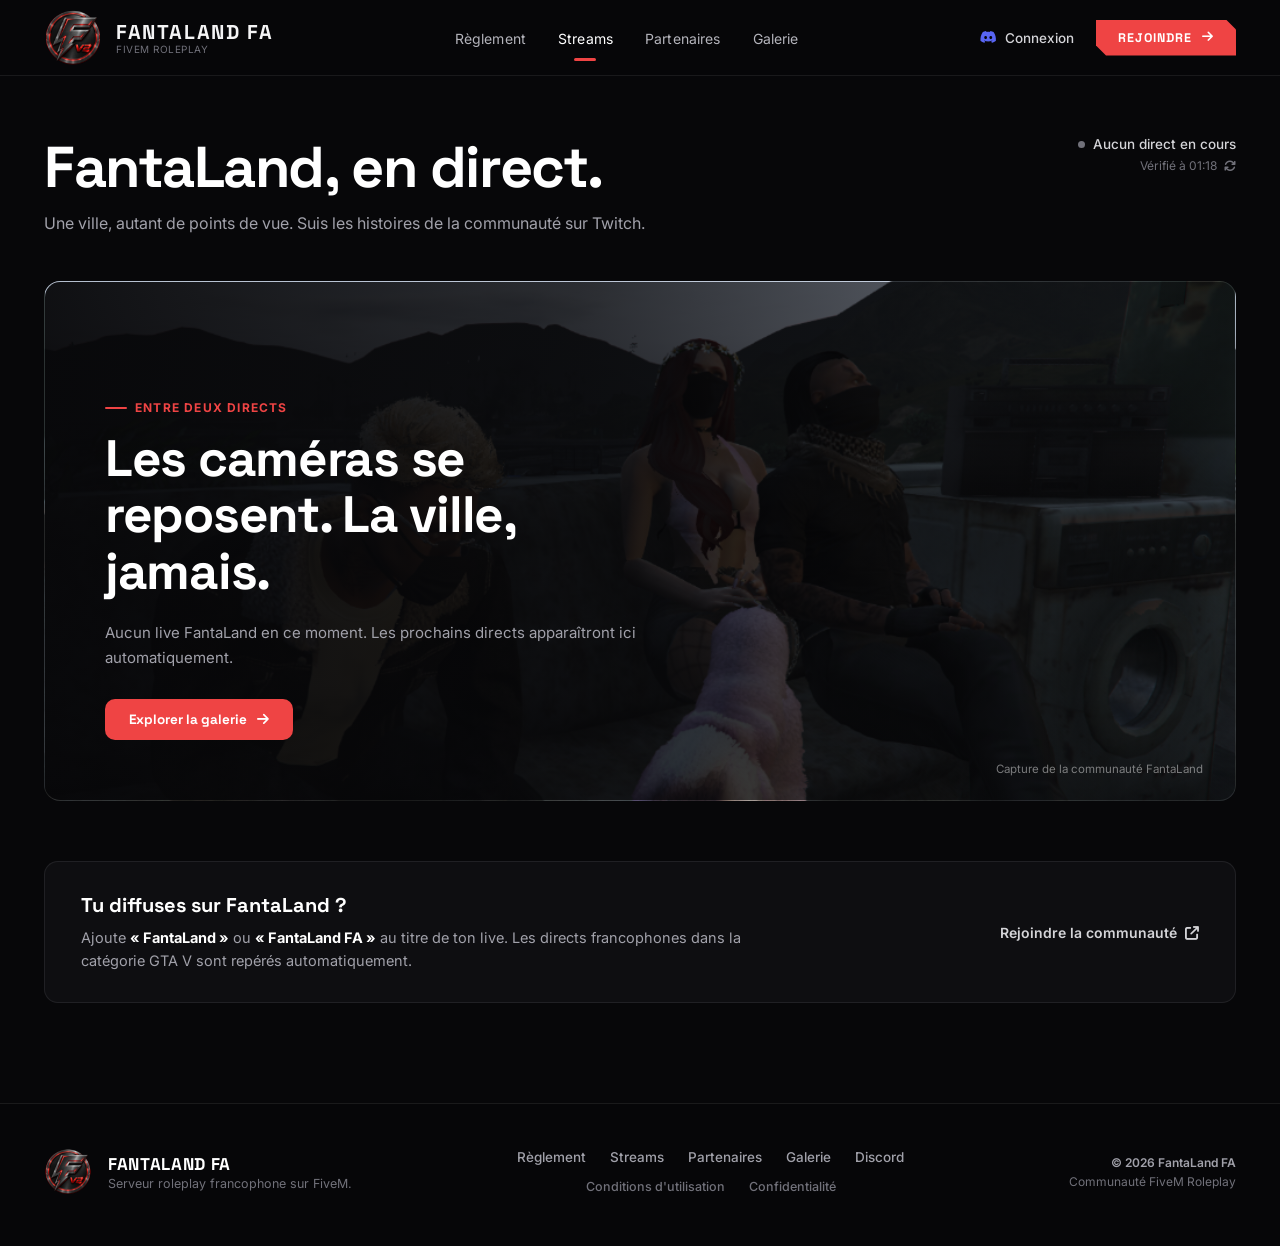
<file: streams.html>
<!DOCTYPE html>
<html lang="fr">

<head>
    <meta charset="UTF-8">
    <meta name="viewport" content="width=device-width, initial-scale=1.0">
    <title>Streams - FANTALAND FA · FiveM Roleplay</title>
    <link rel="preconnect" href="https://fonts.googleapis.com">
    <link rel="preconnect" href="https://fonts.gstatic.com" crossorigin>
    <link href="https://fonts.googleapis.com/css2?family=Anton&family=Inter:wght@300;400;500;600;700;800&family=Space+Grotesk:wght@600;700;800&display=swap" rel="stylesheet">
    <link rel="stylesheet" href="https://cdnjs.cloudflare.com/ajax/libs/font-awesome/6.5.1/css/all.min.css">
    <link rel="stylesheet" href="discord-auth.css">

    <style>
        :root {
            --bg-page: #070709;
            --bg-surface: #0e0e11;
            --card-bg: rgba(18, 18, 22, 0.85);
            --card-border: rgba(255, 255, 255, 0.08);
            --text-main: #f4f4f5;
            --text-muted: #a1a1aa;
            --text-sub: #71717a;
            --accent: #ef4444;
            --accent-hover: #dc2626;
            --accent-glow: rgba(239, 68, 68, 0.35);
        }

        * {
            box-sizing: border-box;
            margin: 0;
            padding: 0;
        }

        html {
            scroll-behavior: smooth;
        }

        body {
            background-color: var(--bg-page);
            color: var(--text-main);
            font-family: 'Inter', -apple-system, BlinkMacSystemFont, sans-serif;
            min-height: 100vh;
            display: flex;
            flex-direction: column;
            overflow-x: hidden;
            -webkit-font-smoothing: antialiased;
        }

        /* TOPBAR EXACTE PIXELAR */
        .topbar {
            position: fixed;
            top: 0;
            left: 0;
            right: 0;
            height: 76px;
            background: rgba(7, 7, 9, 0.85);
            border-bottom: 1px solid rgba(255, 255, 255, 0.08);
            display: flex;
            align-items: center;
            justify-content: space-between;
            padding: 0 44px;
            z-index: 100;
        }

        .brand {
            display: flex;
            align-items: center;
            gap: 14px;
            text-decoration: none;
            color: inherit;
        }

        .brand-logo-img {
            width: 58px;
            height: 58px;
            object-fit: contain;
            background: transparent;
            border: none;
            border-radius: 0;
            transition: transform 0.2s ease;
        }

        .brand:hover .brand-logo-img {
            transform: scale(1.06);
        }

        .brand-title-box {
            display: flex;
            flex-direction: column;
        }

        .brand-title {
            font-family: 'Space Grotesk', sans-serif;
            font-weight: 800;
            font-size: 20px;
            letter-spacing: 0.08em;
            display: flex;
            align-items: center;
            gap: 7px;
            line-height: 1.1;
        }

        .brand-subtitle {
            font-size: 10px;
            color: var(--text-sub);
            text-transform: uppercase;
            letter-spacing: 0.05em;
        }

        .nav-links {
            display: flex;
            align-items: center;
            gap: 32px;
            list-style: none;
        }

        .nav-link {
            color: #b4b4bb;
            text-decoration: none;
            font-size: 14px;
            font-weight: 400;
            letter-spacing: 0.01em;
            transition: color 0.18s ease;
            position: relative;
            padding: 6px 0;
        }

        .nav-link:hover,
        .nav-link.active {
            color: #ffffff;
        }

        .nav-link.active::after {
            content: "";
            position: absolute;
            bottom: -8px;
            left: 50%;
            transform: translateX(-50%);
            width: 22px;
            height: 3px;
            border-radius: 3px;
            background: var(--accent);
        }

        .header-right {
            display: flex;
            align-items: center;
            gap: 22px;
        }

        .link-connexion {
            display: flex;
            align-items: center;
            gap: 8px;
            color: #d4d4d8;
            text-decoration: none;
            font-size: 13.5px;
            font-weight: 500;
            transition: color 0.18s;
        }

        .link-connexion:hover {
            color: #fff;
        }

        .btn-rejoindre-cut {
            display: inline-flex;
            align-items: center;
            gap: 10px;
            background: var(--accent);
            color: #ffffff !important;
            padding: 10px 22px;
            font-family: 'Space Grotesk', sans-serif;
            font-weight: 800;
            font-size: 12.5px;
            letter-spacing: 0.08em;
            text-decoration: none;
            clip-path: polygon(0 0, calc(100% - 10px) 0, 100% 10px, 100% 100%, 10px 100%, 0 calc(100% - 10px));
            transition: all 0.2s ease;
        }

        .btn-rejoindre-cut:hover {
            background: var(--accent-hover);
            transform: translateY(-1px);
            color: #ffffff !important;
        }

        /* MAIN STREAMS CONTAINER */
        .streams-main {
            margin-top: 76px;
            padding: 60px 44px 100px;
            max-width: 1400px;
            margin-left: auto;
            margin-right: auto;
            width: 100%;
            flex: 1;
        }

        /* HEADER SECTION STREAMS */
        .streams-header {
            display: flex;
            justify-content: space-between;
            align-items: flex-start;
            gap: 30px;
            margin-bottom: 44px;
            flex-wrap: wrap;
        }

        .streams-header-left {
            max-width: 680px;
        }

        .streams-title {
            font-family: 'Space Grotesk', sans-serif;
            font-size: clamp(38px, 4.5vw, 62px);
            font-weight: 800;
            color: #ffffff;
            letter-spacing: -0.025em;
            line-height: 1.1;
            margin-bottom: 12px;
        }

        .streams-subtitle {
            color: var(--text-muted);
            font-size: 16px;
            line-height: 1.6;
        }

        .streams-header-right {
            display: flex;
            flex-direction: column;
            align-items: flex-end;
            gap: 6px;
        }

        .status-badge-offline {
            display: inline-flex;
            align-items: center;
            gap: 8px;
            font-size: 13.5px;
            font-weight: 500;
            color: #d4d4d8;
        }

        .status-dot-offline {
            width: 7px;
            height: 7px;
            border-radius: 50%;
            background: #71717a;
            display: inline-block;
        }

        .status-verified-text {
            display: inline-flex;
            align-items: center;
            gap: 7px;
            font-size: 12px;
            color: #71717a;
        }

        .refresh-icon-btn {
            background: none;
            border: none;
            color: #71717a;
            cursor: pointer;
            font-size: 12px;
            transition: color 0.18s, transform 0.25s ease;
        }

        .refresh-icon-btn:hover {
            color: #ffffff;
            transform: rotate(180deg);
        }

        /* GRANDE CARTE BANNIÈRE STREAMS (EXACTE PIXELAR) */
        .streams-hero-card {
            position: relative;
            border-radius: 16px;
            overflow: hidden;
            border: 1px solid rgba(255, 255, 255, 0.08);
            min-height: 520px;
            display: flex;
            align-items: flex-end;
            padding: 60px;
            background-image: url('images/galerie-1.png');
            background-size: cover;
            background-position: center;
            margin-bottom: 60px;
        }

        .streams-hero-overlay {
            position: absolute;
            inset: 0;
            background: linear-gradient(90deg, rgba(7, 7, 9, 0.95) 0%, rgba(7, 7, 9, 0.8) 45%, rgba(7, 7, 9, 0.4) 100%);
            z-index: 1;
        }

        .streams-hero-content {
            position: relative;
            z-index: 2;
            max-width: 580px;
        }

        .hero-kicker-tag {
            display: flex;
            align-items: center;
            gap: 8px;
            color: var(--accent);
            font-size: 12px;
            font-weight: 700;
            text-transform: uppercase;
            letter-spacing: 0.1em;
            margin-bottom: 16px;
        }

        .hero-kicker-bar {
            width: 22px;
            height: 2px;
            background: var(--accent);
            border-radius: 2px;
        }

        .streams-hero-title {
            font-family: 'Space Grotesk', sans-serif;
            font-size: clamp(34px, 4vw, 54px);
            font-weight: 800;
            line-height: 1.1;
            color: #ffffff;
            letter-spacing: -0.025em;
            margin-bottom: 20px;
        }

        .streams-hero-desc {
            color: #a1a1aa;
            font-size: 15px;
            line-height: 1.7;
            margin-bottom: 28px;
        }

        .btn-explorer-galerie {
            display: inline-flex;
            align-items: center;
            gap: 10px;
            background: var(--accent);
            color: #ffffff;
            padding: 12px 24px;
            border-radius: 10px;
            font-family: 'Space Grotesk', sans-serif;
            font-weight: 700;
            font-size: 13.5px;
            text-decoration: none;
            transition: all 0.2s ease;
        }

        .btn-explorer-galerie:hover {
            background: var(--accent-hover);
            transform: translateY(-2px);
            color: #ffffff;
        }

        .streams-hero-credit {
            position: absolute;
            bottom: 24px;
            right: 32px;
            font-size: 11.5px;
            color: rgba(255, 255, 255, 0.45);
            z-index: 2;
        }

        /* SECTION CALLOUT : TU DIFFUSES SUR FANTALAND ? */
        .streamer-callout-box {
            display: flex;
            align-items: center;
            justify-content: space-between;
            background: rgba(18, 18, 22, 0.7);
            border: 1px solid rgba(255, 255, 255, 0.08);
            border-radius: 14px;
            padding: 30px 36px;
            gap: 30px;
            flex-wrap: wrap;
        }

        .streamer-callout-left {
            max-width: 720px;
        }

        .streamer-callout-title {
            font-family: 'Space Grotesk', sans-serif;
            font-size: 20px;
            font-weight: 800;
            color: #ffffff;
            margin-bottom: 8px;
        }

        .streamer-callout-desc {
            color: var(--text-muted);
            font-size: 14.5px;
            line-height: 1.6;
        }

        .streamer-callout-desc strong {
            color: #ffffff;
        }

        .streamer-callout-link {
            display: inline-flex;
            align-items: center;
            gap: 8px;
            color: #d4d4d8;
            text-decoration: none;
            font-size: 14px;
            font-weight: 600;
            transition: color 0.18s;
            white-space: nowrap;
        }

        .streamer-callout-link:hover {
            color: #ffffff;
            text-decoration: underline;
            text-decoration-color: var(--accent);
            text-underline-offset: 4px;
        }

        /* FOOTER PIXELAR EXACT */
        .footer {
            background: #060608;
            border-top: 1px solid rgba(255, 255, 255, 0.08);
            padding: 44px 44px 50px;
            margin-top: auto;
            position: relative;
            z-index: 10;
        }

        .footer-container {
            max-width: 1400px;
            margin: 0 auto;
            display: grid;
            grid-template-columns: auto 1fr auto;
            align-items: center;
            gap: 40px;
        }

        .footer-left {
            display: flex;
            align-items: center;
            gap: 16px;
        }

        .footer-logo-img {
            width: 48px;
            height: 48px;
            object-fit: contain;
        }

        .footer-brand-title {
            font-family: 'Space Grotesk', sans-serif;
            font-size: 17px;
            font-weight: 800;
            color: #ffffff;
            letter-spacing: 0.04em;
            display: flex;
            align-items: center;
            gap: 6px;
            line-height: 1.2;
        }

        .footer-brand-sub {
            font-size: 12.5px;
            color: #71717a;
            margin-top: 2px;
        }

        .footer-center {
            display: flex;
            flex-direction: column;
            align-items: center;
            justify-content: center;
            gap: 12px;
        }

        .footer-nav-row {
            display: flex;
            align-items: center;
            justify-content: center;
            gap: 24px;
            flex-wrap: wrap;
        }

        .footer-link {
            color: #a1a1aa;
            text-decoration: none;
            font-size: 13.5px;
            font-weight: 500;
            transition: color 0.18s ease, text-decoration-color 0.18s ease;
            position: relative;
            padding-bottom: 2px;
        }

        .footer-link:hover {
            color: #ffffff;
            text-decoration: underline;
            text-decoration-color: #ef4444;
            text-decoration-thickness: 2px;
            text-underline-offset: 5px;
        }

        .footer-link-sub {
            color: #71717a;
            font-size: 12.5px;
        }

        .footer-link-sub:hover {
            color: #ffffff;
            text-decoration: underline;
            text-decoration-color: #ef4444;
            text-decoration-thickness: 2px;
            text-underline-offset: 5px;
        }

        .footer-right {
            text-align: right;
            font-size: 12px;
            color: #71717a;
            line-height: 1.6;
        }

        .footer-copyright {
            color: #a1a1aa;
            font-weight: 600;
        }

        .footer-credit {
            color: #71717a;
        }

        /* RESPONSIVE */
        @media (max-width: 1024px) {
            .topbar {
                padding: 0 20px;
            }

            .streams-main {
                padding: 40px 20px 80px;
            }

            .streams-hero-card {
                padding: 40px 30px;
                min-height: 440px;
            }

            .footer-container {
                grid-template-columns: 1fr;
                text-align: center;
                gap: 24px;
            }

            .footer-left {
                justify-content: center;
            }

            .footer-right {
                text-align: center;
            }
        }

        @media (max-width: 640px) {
            .topbar {
                height: 65px;
                padding: 0 16px;
            }

            .link-connexion {
                display: none;
            }

            .btn-rejoindre-cut {
                padding: 8px 16px;
                font-size: 11px;
            }

            .streams-hero-card {
                padding: 30px 20px;
            }

            .streamer-callout-box {
                padding: 24px 20px;
            }
        }
    </style>
</head>

<body>

    <!-- TOPBAR EXACTE PIXELAR -->
    <header class="topbar">
        <a href="index.html" class="brand">
            <img src="FantaLandFA.png" alt="Logo FantaLand" class="brand-logo-img">
            <div class="brand-title-box">
                <div class="brand-title">FANTALAND FA</div>
                <span class="brand-subtitle">FiveM Roleplay</span>
            </div>
        </a>

        <!-- Menu horizontal central Pixelar avec Streams actif -->
        <ul class="nav-links">
            <li><a href="reglement.html" class="nav-link">Règlement</a></li>
            <li><a href="streams.html" class="nav-link active">Streams</a></li>
            <li><a href="partenaires.html" class="nav-link">Partenaires</a></li>
            <li><a href="galerie.html" class="nav-link">Galerie</a></li>
        </ul>

        <!-- Connexion & Bouton biseauté REJOINDRE -->
        <div class="header-right">
            <a href="https://discord.gg/66PMysp5nz" target="_blank" rel="noopener" class="link-connexion">
                <i class="fa-regular fa-user"></i>
                <span>Connexion</span>
            </a>
            <a href="https://discord.gg/66PMysp5nz" target="_blank" rel="noopener" class="btn-rejoindre-cut">
                <span>REJOINDRE</span>
                <i class="fa-solid fa-arrow-right"></i>
            </a>
        </div>
    </header>

    <!-- SECTION PRINCIPALE STREAMS -->
    <main class="streams-main">

        <!-- EN-TÊTE : FANTALAND EN DIRECT -->
        <div class="streams-header">
            <div class="streams-header-left">
                <h1 class="streams-title">FantaLand, en direct.</h1>
                <p class="streams-subtitle">
                    Une ville, autant de points de vue. Suis les histoires de la communauté sur Twitch.
                </p>
            </div>
            <div class="streams-header-right">
                <div class="status-badge-offline">
                    <span class="status-dot-offline"></span>
                    <span>Aucun direct en cours</span>
                </div>
                <div class="status-verified-text">
                    <span id="check-time">Vérifié à l'instant</span>
                    <button type="button" class="refresh-icon-btn" onclick="updateCheckTime()" title="Actualiser">
                        <i class="fa-solid fa-arrows-rotate"></i>
                    </button>
                </div>
            </div>
        </div>

        <!-- GRANDE BANNIÈRE IMMERSIVE "ENTRE DEUX DIRECTS" -->
        <div class="streams-hero-card">
            <div class="streams-hero-overlay"></div>
            <div class="streams-hero-content">
                <div class="hero-kicker-tag">
                    <div class="hero-kicker-bar"></div>
                    <span>Entre deux directs</span>
                </div>
                <h2 class="streams-hero-title">Les caméras se reposent. La ville, jamais.</h2>
                <p class="streams-hero-desc">
                    Aucun live FantaLand en ce moment. Les prochains directs apparaîtront ici automatiquement.
                </p>
                <a href="index.html#galerie" class="btn-explorer-galerie">
                    <span>Explorer la galerie</span>
                    <i class="fa-solid fa-arrow-right"></i>
                </a>
            </div>
            <span class="streams-hero-credit">Capture de la communauté FantaLand</span>
        </div>

        <!-- SECTION INFORMATIVE STREAMERS -->
        <div class="streamer-callout-box">
            <div class="streamer-callout-left">
                <h3 class="streamer-callout-title">Tu diffuses sur FantaLand ?</h3>
                <p class="streamer-callout-desc">
                    Ajoute <strong>« FantaLand »</strong> ou <strong>« FantaLand FA »</strong> au titre de ton live. Les directs francophones dans la catégorie GTA V sont repérés automatiquement.
                </p>
            </div>
            <div>
                <a href="https://discord.gg/66PMysp5nz" target="_blank" rel="noopener" class="streamer-callout-link">
                    <span>Rejoindre la communauté</span>
                    <i class="fa-solid fa-arrow-up-right-from-square"></i>
                </a>
            </div>
        </div>

    </main>

    <!-- FOOTER PIXELAR EXACT -->
    <footer class="footer">
        <div class="footer-container">
            <!-- GAUCHE : Logo + Nom + Description -->
            <div class="footer-left">
                <img src="FantaLandFA.png" alt="Logo FantaLand" class="footer-logo-img">
                <div>
                    <div class="footer-brand-title">
                        <span>FANTALAND FA</span>
                    </div>
                    <div class="footer-brand-sub">Serveur roleplay francophone sur FiveM.</div>
                </div>
            </div>

            <!-- CENTRE : Liens sur 2 rangées avec soulignement rouge -->
            <div class="footer-center">
                <div class="footer-nav-row">
                    <a href="reglement.html" class="footer-link">Règlement</a>
                    <a href="streams.html" class="footer-link">Streams</a>
                    <a href="partenaires.html" class="footer-link">Partenaires</a>
                    <a href="galerie.html" class="footer-link">Galerie</a>
                    <a href="https://discord.gg/66PMysp5nz" target="_blank" rel="noopener" class="footer-link">Discord</a>
                </div>
                <div class="footer-nav-row">
                    <a href="reglement.html#section-0" class="footer-link footer-link-sub">Conditions d'utilisation</a>
                    <a href="reglement.html#section-0" class="footer-link footer-link-sub">Confidentialité</a>
                </div>
            </div>

            <!-- DROITE : Copyright & Mention communauté -->
            <div class="footer-right">
                <div class="footer-copyright">© 2026 FantaLand FA</div>
                <div class="footer-credit">Communauté FiveM Roleplay</div>
            </div>
        </div>
    </footer>

    <script>
        function updateCheckTime() {
            const now = new Date();
            const timeStr = String(now.getHours()).padStart(2, '0') + ':' + String(now.getMinutes()).padStart(2, '0');
            document.getElementById('check-time').textContent = 'Vérifié à ' + timeStr;
        }
        updateCheckTime();
    </script>
    <script src="discord-auth.js"></script>
</body>

</html>
</file>
<file: discord-auth.css>
/* discord-auth.css - Styles pour l'authentification Discord FantaLand */

.discord-user-badge {
    display: inline-flex;
    align-items: center;
    gap: 8px;
    background: rgba(255, 255, 255, 0.06);
    border: 1px solid rgba(255, 255, 255, 0.12);
    padding: 5px 12px;
    border-radius: 20px;
    transition: background 0.2s, border-color 0.2s;
}

.discord-user-badge:hover {
    background: rgba(255, 255, 255, 0.1);
    border-color: rgba(239, 68, 68, 0.5);
}

.discord-user-nav-avatar {
    width: 24px;
    height: 24px;
    border-radius: 50%;
    object-fit: cover;
    border: 1.5px solid #ef4444;
}

.discord-user-nav-name {
    font-size: 13px;
    font-weight: 600;
    color: #ffffff;
    max-width: 120px;
    white-space: nowrap;
    overflow: hidden;
    text-overflow: ellipsis;
}

/* MODAL DE CONNEXION */
.discord-auth-modal-overlay {
    position: fixed;
    inset: 0;
    background: rgba(0, 0, 0, 0.78);
    backdrop-filter: blur(8px);
    z-index: 99999;
    display: none;
    align-items: center;
    justify-content: center;
    padding: 20px;
}

.discord-auth-modal-box {
    position: relative;
    background: #111114;
    border: 1px solid rgba(255, 255, 255, 0.12);
    border-radius: 16px;
    max-width: 420px;
    width: 100%;
    padding: 34px 28px;
    text-align: center;
    box-shadow: 0 25px 50px -12px rgba(0, 0, 0, 0.8), 0 0 40px rgba(239, 68, 68, 0.15);
}

.discord-modal-close {
    position: absolute;
    top: 14px;
    right: 18px;
    background: transparent;
    border: none;
    color: #71717a;
    font-size: 24px;
    cursor: pointer;
    transition: color 0.2s;
}

.discord-modal-close:hover {
    color: #fff;
}

.discord-modal-icon {
    width: 64px;
    height: 64px;
    background: #5865F2;
    border-radius: 50%;
    display: flex;
    align-items: center;
    justify-content: center;
    font-size: 32px;
    color: #ffffff;
    margin: 0 auto 18px;
    box-shadow: 0 0 25px rgba(88, 101, 242, 0.45);
}

.discord-modal-title {
    font-size: 20px;
    font-weight: 700;
    color: #ffffff;
    margin-bottom: 8px;
}

.discord-modal-desc {
    font-size: 13.5px;
    color: #a1a1aa;
    line-height: 1.5;
    margin-bottom: 24px;
}

.discord-modal-actions {
    display: flex;
    flex-direction: column;
    gap: 12px;
}

.btn-discord-login-submit {
    display: inline-flex;
    align-items: center;
    justify-content: center;
    gap: 10px;
    background: #5865F2;
    color: #ffffff;
    font-size: 14px;
    font-weight: 600;
    padding: 13px 20px;
    border-radius: 10px;
    border: none;
    cursor: pointer;
    transition: background 0.2s, transform 0.15s;
}

.btn-discord-login-submit:hover {
    background: #4752c4;
    transform: translateY(-1px);
}

.btn-discord-join-secondary {
    display: inline-block;
    color: #a1a1aa;
    font-size: 13px;
    text-decoration: none;
    padding: 10px;
    border-radius: 8px;
    transition: color 0.2s;
}

.btn-discord-join-secondary:hover {
    color: #ffffff;
}

/* MENU DÉROULANT UTILISATEUR CONNECTÉ */
.discord-dropdown-menu {
    background: #141417;
    border: 1px solid rgba(255, 255, 255, 0.12);
    border-radius: 12px;
    padding: 8px;
    min-width: 190px;
    box-shadow: 0 20px 35px rgba(0, 0, 0, 0.7);
    display: flex;
    flex-direction: column;
    gap: 4px;
    animation: fadeInMenu 0.15s ease-out;
}

@keyframes fadeInMenu {
    from { opacity: 0; transform: translateY(-6px); }
    to { opacity: 1; transform: translateY(0); }
}

.dropdown-header-info {
    font-size: 11px;
    color: #71717a;
    padding: 6px 12px 4px;
    text-transform: uppercase;
    font-weight: 700;
    letter-spacing: 0.05em;
}

.dropdown-menu-item {
    display: flex;
    align-items: center;
    gap: 10px;
    padding: 9px 12px;
    color: #d4d4d8;
    text-decoration: none;
    font-size: 13px;
    font-weight: 500;
    border-radius: 8px;
    background: transparent;
    border: none;
    width: 100%;
    text-align: left;
    cursor: pointer;
    transition: background 0.15s, color 0.15s;
}

.dropdown-menu-item:hover {
    background: rgba(255, 255, 255, 0.06);
    color: #ffffff;
}

.dropdown-menu-item.logout-item {
    color: #ef4444;
}

.dropdown-menu-item.logout-item:hover {
    background: rgba(239, 68, 68, 0.12);
    color: #f87171;
}

.dropdown-divider {
    height: 1px;
    background: rgba(255, 255, 255, 0.08);
    margin: 4px 0;
}
</file>
